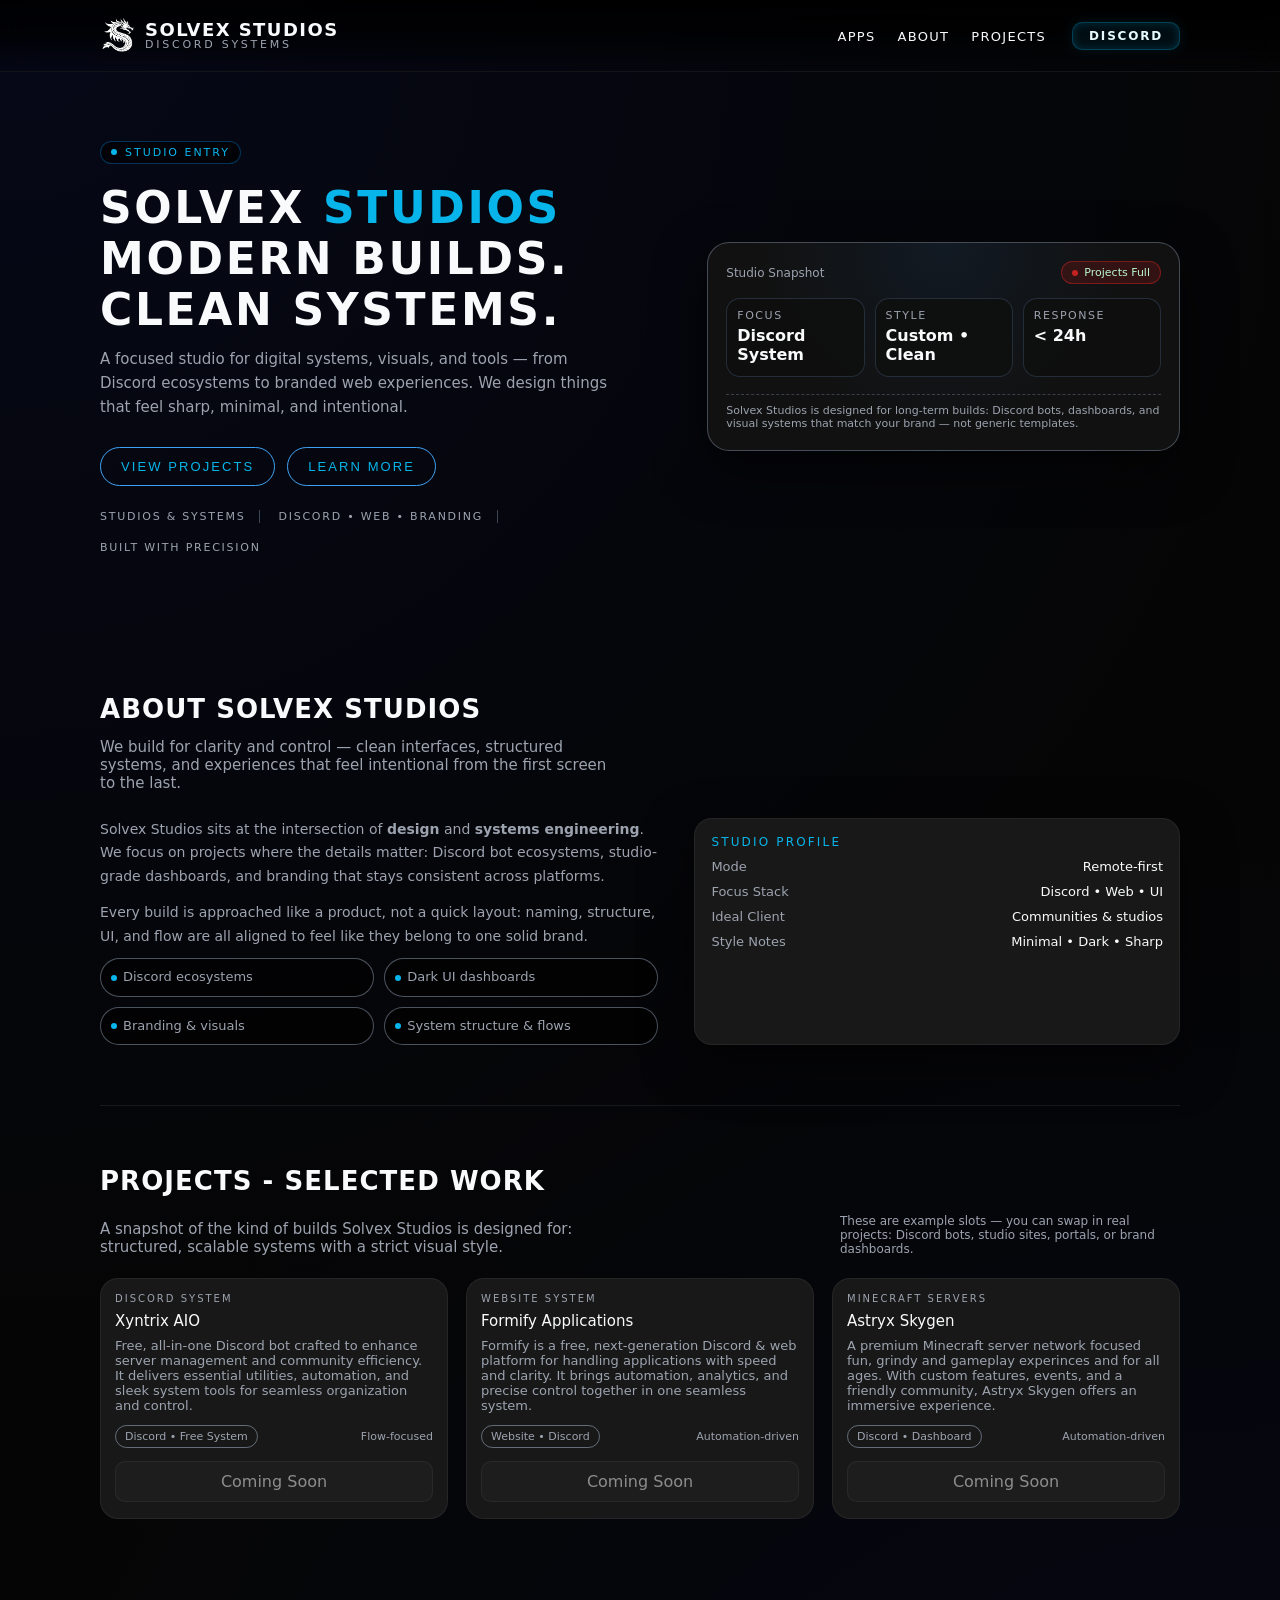
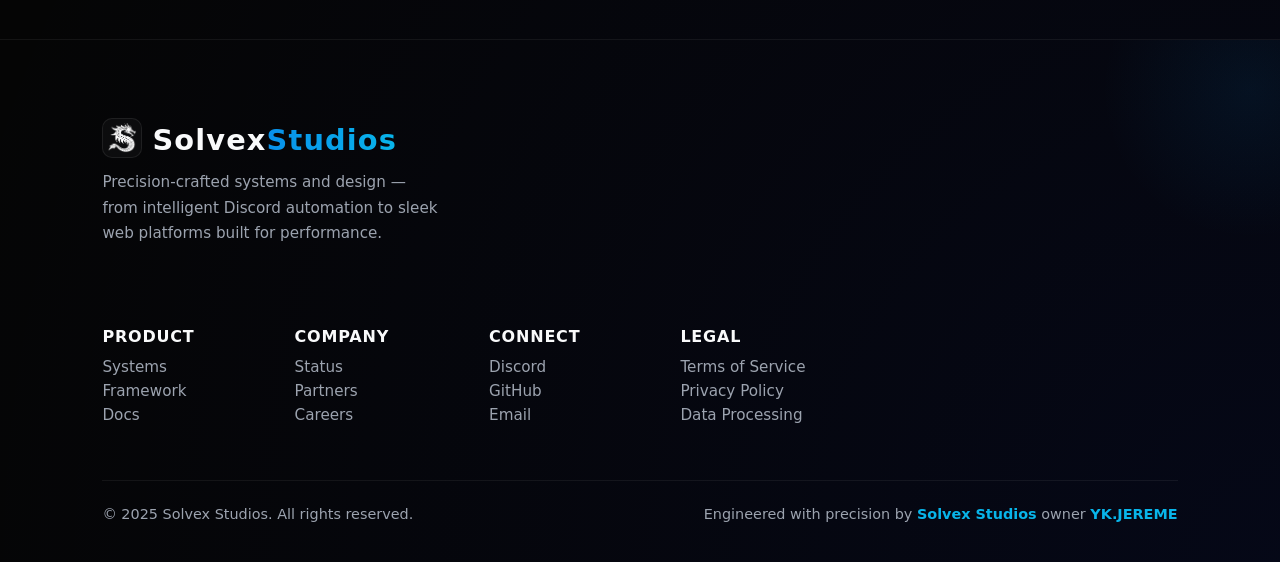
<file: index.html>
<!DOCTYPE html>
<html lang="en">

<head>
    <meta charset="UTF-8" />
    <title>Solvex Studios</title>
    <meta name="viewport" content="width=device-width, initial-scale=1" />
    <meta name="description" content="Solvex Studios builds tailored digital systems designed for precision and style.
From custom Discord bots and interactive dashboards to modern web experiences," />
    <link rel="icon" type="image/png" href="S.png" />
    <link rel="apple-touch-icon" href="S.png" />
    <link rel="shortcut icon" href="S.png" />
    <meta name="theme-color" content="#3aa0ff" />

    <style>
        :root {
            --bg: #050505;
            --bg-alt: #111111;
            --card: #181818;
            --accent: #0890ea;
            --accent-soft: #08b5ea;
            --text: #f9fafb;
            --muted: #9ca3af;
            --border-subtle: rgba(255, 255, 255, 0.06);
            --radius: 16px;
            --shadow-soft: 0 18px 50px rgba(0, 0, 0, 0.6);
            --transition: all 0.25s ease;
            --nav-height: 72px;
        }

        * {
            box-sizing: border-box;
            margin: 0;
            padding: 0;
        }

        body {
            font-family: system-ui, -apple-system, BlinkMacSystemFont, "Segoe UI",
                sans-serif;
            background: radial-gradient(circle at top left,
                    rgba(8, 42, 234, 0.08),
                    transparent 55%),
                radial-gradient(circle at bottom right,
                    rgba(8, 42, 234, 0.08),
                    transparent 55%),
                var(--bg);
            color: var(--text);
            min-height: 100vh;
            scroll-behavior: smooth;
        }

        a {
            color: inherit;
            text-decoration: none;
        }

        header {
            position: fixed;
            top: 0;
            left: 0;
            right: 0;
            height: var(--nav-height);
            z-index: 50;
            backdrop-filter: blur(14px);
            background: linear-gradient(to bottom,
                    rgba(0, 0, 0, 0.9),
                    rgba(0, 0, 0, 0.7),
                    transparent);
            border-bottom: 1px solid rgba(148, 163, 184, 0.12);
        }

        .nav-inner {
            max-width: 1120px;
            height: 100%;
            margin: 0 auto;
            padding: 0 20px;
            display: flex;
            align-items: center;
            justify-content: space-between;
            gap: 18px;
        }

        .brand {
            display: flex;
            align-items: center;
            gap: 10px;
        }

        .brand-mark {
            width: 35px;
            height: 35px;
            border-radius: 12px;
            display: flex;
            align-items: center;
            justify-content: center;
            overflow: hidden;
        }

        .brand-mark img {
            width: 35px;
            height: 35px;
            object-fit: contain;
        }

        .brand-text {
            display: flex;
            flex-direction: column;
            line-height: 1.1;
        }

        .brand-title {
            font-weight: 600;
            font-size: 18px;
            letter-spacing: 0.08em;
            text-transform: uppercase;
        }

        .brand-sub {
            font-size: 11px;
            text-transform: uppercase;
            letter-spacing: 0.25em;
            color: var(--muted);
        }

        nav {
            margin-left: auto;
            display: flex;
            align-items: center;
            gap: 26px;
        }

        nav ul {
            display: flex;
            gap: 22px;
            list-style: none;
        }

        nav a {
            position: relative;
            font-size: 13px;
            font-weight: 500;
            text-transform: uppercase;
            letter-spacing: 0.1em;
            padding: 3px 0;
            color: var(--text);
            transition: color 0.2s ease;
        }

        nav a:not(.nav-cta)::after {
            content: "";
            position: absolute;
            left: 0;
            bottom: -3px;
            width: 0;
            height: 2px;
            background: linear-gradient(90deg, var(--accent), var(--accent-soft));
            transition: width 0.25s ease;
        }

        nav a:not(.nav-cta):hover::after {
            width: 100%;
        }

        .nav-cta {
            display: inline-block;
            padding: 6px 16px;
            border-radius: 10px;
            font-size: 12px;
            letter-spacing: 0.15em;
            text-transform: uppercase;
            font-weight: 600;
            color: #e6faff;
            background: rgba(8, 181, 234, 0.08);
            border: 1px solid rgba(8, 181, 234, 0.3);
            backdrop-filter: blur(10px);
            -webkit-backdrop-filter: blur(10px);
            box-shadow: inset 0 0 8px rgba(8, 181, 234, 0.2),
                0 0 12px rgba(8, 181, 234, 0.1);
            transition: all 0.3s ease;
            text-decoration: none;
        }

        .nav-cta:hover,
        .nav-cta:focus,
        .nav-cta:active {
            background: rgba(8, 181, 234, 0.2);
            border-color: rgba(8, 181, 234, 0.6);
            color: #fff;
            transform: translateY(-1px) scale(1.03);
            text-decoration: none;
        }

        main {
            max-width: 1120px;
            margin: 0 auto;
            padding: calc(var(--nav-height) + 28px) 20px 60px;
        }

        section {
            padding: 60px 0;
            border-bottom: 1px solid rgba(148, 163, 184, 0.12);
        }

        section:last-of-type {
            border-bottom: none;
        }

        .section-label {
            font-size: 11px;
            letter-spacing: 0.3em;
            text-transform: uppercase;
            color: var(--muted);
            margin-bottom: 10px;
        }

        .section-title {
            font-size: 26px;
            font-weight: 600;
            letter-spacing: 0.04em;
            text-transform: uppercase;
            margin-bottom: 14px;
        }

        .section-lead {
            max-width: 520px;
            font-size: 15px;
            color: var(--muted);
        }


        #home {
            padding-top: 40px;
            padding-bottom: 80px;
            border: none;
        }

        .hero-grid {
            display: grid;
            grid-template-columns: minmax(0, 1.2fr) minmax(0, 1fr);
            gap: 40px;
            align-items: center;
        }

        .hero-kicker {
            display: inline-flex;
            align-items: center;
            gap: 8px;
            padding: 4px 10px;
            border-radius: 999px;
            border: 1px solid rgba(8, 144, 234, 0.35);
            font-size: 11px;
            text-transform: uppercase;
            letter-spacing: 0.18em;
            color: var(--accent-soft);
            margin-bottom: 18px;
            background: rgba(0, 0, 0, 0.6);
        }

        .hero-kicker-dot {
            width: 6px;
            height: 6px;
            border-radius: 999px;
            background: var(--accent-soft);
        }

        .hero-title {
            font-size: clamp(32px, 5vw, 44px);
            font-weight: 600;
            letter-spacing: 0.06em;
            text-transform: uppercase;
            margin-bottom: 12px;
        }

        .hero-title span {
            color: var(--accent-soft);
        }

        .hero-sub {
            font-size: 15px;
            color: var(--muted);
            max-width: 520px;
            margin-bottom: 28px;
            line-height: 1.6;
        }

        .hero-actions {
            display: flex;
            flex-wrap: wrap;
            gap: 12px;
            margin-bottom: 24px;
        }

        .btn {
            border-radius: 999px;
            padding: 11px 20px;
            font-size: 13px;
            border: 1px solid transparent;
            cursor: pointer;
            transition: var(--transition);
            text-transform: uppercase;
            letter-spacing: 0.16em;
            display: inline-flex;
            align-items: center;
            gap: 8px;
        }

        .btn-primary {
            background: linear-gradient(135deg,
                    rgba(21, 147, 250, 0.95),
                    rgba(8, 132, 234, 0.9));
            color: #111827;
            border-color: rgba(21, 120, 250, 0.9);
        }

        .btn-primary:hover {
            transform: translateY(-1px);
            filter: brightness(1.02);
        }

        .btn-ghost {
            background: transparent;
            color: var(--accent-soft);
            border-color: rgba(66, 170, 255, 0.95);
        }

        .btn-ghost:hover {
            border-color: rgba(172, 218, 255, 0.95);
            background: transparent;
        }

        .hero-meta {
            display: flex;
            flex-wrap: wrap;
            gap: 18px;
            font-size: 11px;
            color: var(--muted);
            text-transform: uppercase;
            letter-spacing: 0.16em;
        }

        .hero-meta span {
            padding-right: 14px;
            border-right: 1px solid rgba(75, 85, 99, 0.8);
        }

        .hero-meta span:last-child {
            border-right: none;
            padding-right: 0;
        }

        .hero-panel {
            border-radius: 22px;
            background: radial-gradient(circle at top,
                    rgba(21, 128, 250, 0.08),
                    transparent 60%),
                var(--bg-alt);
            border: 1px solid rgba(148, 163, 184, 0.4);
            padding: 18px 18px 20px;
            box-shadow: var(--shadow-soft);
            display: flex;
            flex-direction: column;
            gap: 14px;
        }

        .hero-panel-header {
            display: flex;
            justify-content: space-between;
            align-items: center;
            font-size: 12px;
            color: var(--muted);
        }

        .hero-status-pill {
            padding: 4px 10px;
            border-radius: 999px;
            border: 1px solid rgba(197, 34, 34, 0.5);
            color: #bbf7d0;
            font-size: 11px;
            display: inline-flex;
            align-items: center;
            gap: 6px;
            background: rgba(101, 22, 22, 0.4);
        }

        .hero-status-dot {
            width: 6px;
            height: 6px;
            border-radius: 999px;
            background: #c52222;
        }

        .hero-stat-grid {
            display: grid;
            grid-template-columns: repeat(3, minmax(0, 1fr));
            gap: 10px;
            font-size: 11px;
        }

        .hero-stat {
            padding: 10px 10px 12px;
            border-radius: 14px;
            background: rgba(15, 15, 15, 0.95);
            border: 1px solid rgba(51, 65, 85, 0.6);
        }

        .hero-stat-label {
            color: var(--muted);
            margin-bottom: 4px;
            text-transform: uppercase;
            letter-spacing: 0.14em;
        }

        .hero-stat-value {
            font-size: 16px;
            font-weight: 600;
        }

        .hero-note {
            font-size: 11px;
            color: var(--muted);
            border-top: 1px dashed rgba(75, 85, 99, 0.7);
            padding-top: 9px;
            margin-top: 3px;
        }

        .about-grid {
            display: grid;
            grid-template-columns: minmax(0, 1.15fr) minmax(0, 1fr);
            gap: 36px;
            margin-top: 26px;
        }

        .about-body {
            font-size: 14px;
            color: var(--muted);
            line-height: 1.7;
        }

        .about-body p+p {
            margin-top: 12px;
        }

        .about-list {
            display: grid;
            grid-template-columns: repeat(2, minmax(0, 1fr));
            gap: 10px;
            font-size: 13px;
            margin-top: 10px;
        }

        .about-chip {
            padding: 7px 10px;
            border-radius: 999px;
            border: 1px solid rgba(148, 163, 184, 0.5);
            color: var(--muted);
            display: inline-flex;
            align-items: center;
            gap: 6px;
            background: rgba(0, 0, 0, 0.6);
        }

        .about-chip-dot {
            width: 6px;
            height: 6px;
            border-radius: 999px;
            background: var(--accent-soft);
        }

        .about-meta-card {
            border-radius: 18px;
            padding: 16px 16px 18px;
            background: var(--card);
            border: 1px solid var(--border-subtle);
            box-shadow: var(--shadow-soft);
            font-size: 13px;
            color: var(--muted);
            display: flex;
            flex-direction: column;
            gap: 10px;
        }

        .about-meta-title {
            font-size: 12px;
            text-transform: uppercase;
            letter-spacing: 0.18em;
            color: var(--accent-soft);
        }

        .about-meta-row {
            display: flex;
            justify-content: space-between;
            gap: 10px;
        }

        .about-meta-label {
            color: var(--muted);
        }

        .about-meta-value {
            color: var(--text);
            font-weight: 500;
        }


        .projects-header {
            display: flex;
            justify-content: space-between;
            align-items: flex-end;
            gap: 18px;
            margin-top: 18px;
            margin-bottom: 22px;
            flex-wrap: wrap;
        }

        .projects-note {
            font-size: 12px;
            color: var(--muted);
            max-width: 340px;
        }

        .project-grid {
            display: grid;
            grid-template-columns: repeat(3, minmax(0, 1fr));
            gap: 18px;
        }

        .project-card {
            border-radius: 18px;
            background: var(--card);
            border: 1px solid var(--border-subtle);
            padding: 14px 14px 16px;
            display: flex;
            flex-direction: column;
            gap: 8px;
            transition: var(--transition);
            cursor: default;
        }

        .project-card:hover {
            transform: translateY(-3px);
            border-color: rgba(8, 98, 234, 0.7);
        }

        .project-btn {
            display: inline-block;
            margin-top: 5px;
            padding: 10px 18px;
            background: rgba(255, 255, 255, 0.05);
            border: 1px solid rgba(255, 255, 255, 0.1);
            color: #fff;
            border-radius: 10px;
            font-weight: 500;
            text-decoration: none;
            text-align: center;
            transition: all 0.25s ease;
        }

        .project-btn:hover {
            background: rgba(58, 160, 255, 0.2);
            border-color: rgba(58, 160, 255, 0.4);
            transform: translateY(-2px);
        }

        .project-btn.disabled {
            opacity: 0.5;
            cursor: not-allowed;
            pointer-events: none;
        }

        .project-tag {
            font-size: 10px;
            text-transform: uppercase;
            letter-spacing: 0.2em;
            color: var(--muted);
        }

        .project-title {
            font-size: 15px;
            font-weight: 500;
        }

        .project-desc {
            font-size: 13px;
            color: var(--muted);
            flex: 1;
        }

        .project-meta-row {
            display: flex;
            justify-content: space-between;
            align-items: center;
            font-size: 11px;
            color: var(--muted);
            margin-top: 4px;
        }

        .project-pill {
            padding: 4px 9px;
            border-radius: 999px;
            border: 1px solid rgba(148, 163, 184, 0.6);
        }

        .contact-grid {
            display: grid;
            grid-template-columns: minmax(0, 1.1fr) minmax(0, 1fr);
            gap: 34px;
            margin-top: 24px;
        }

        .contact-form {
            border-radius: 18px;
            padding: 18px 18px 20px;
            background: var(--card);
            border: 1px solid var(--border-subtle);
            box-shadow: var(--shadow-soft);
        }

        .form-row {
            display: flex;
            gap: 10px;
            flex-wrap: wrap;
        }

        .field {
            margin-bottom: 12px;
            flex: 1;
            min-width: 140px;
        }

        .field label {
            display: block;
            font-size: 12px;
            color: var(--muted);
            margin-bottom: 4px;
        }

        .field input,
        .field textarea {
            width: 100%;
            border-radius: 12px;
            border: 1px solid rgba(75, 85, 99, 0.9);
            background: #020617;
            color: var(--text);
            padding: 9px 10px;
            font-size: 13px;
            outline: none;
            transition: var(--transition);
            resize: vertical;
        }

        .field input:focus,
        .field textarea:focus {
            border-color: var(--accent-soft);
        }

        .field textarea {
            min-height: 120px;
        }

        .contact-aside {
            font-size: 13px;
            color: var(--muted);
            display: flex;
            flex-direction: column;
            gap: 14px;
        }

        .contact-detail {
            font-size: 13px;
        }

        .contact-label {
            text-transform: uppercase;
            letter-spacing: 0.18em;
            font-size: 11px;
            color: var(--muted);
        }

        .contact-value {
            font-size: 13px;
            color: var(--text);
            margin-top: 4px;
        }

        footer {
            border-top: 1px solid var(--border-subtle);
            color: var(--muted);
            padding: 80px 8% 40px;
            position: relative;
            overflow: hidden;
        }

        footer::before {
            content: "";
            position: absolute;
            top: -100px;
            right: -120px;
            width: 300px;
            height: 300px;
            background: radial-gradient(circle at center, rgba(8, 144, 234, 0.08), transparent 70%);
            z-index: 0;
            pointer-events: none;
        }

        .footer-container {
            display: flex;
            justify-content: space-between;
            align-items: flex-start;
            flex-wrap: wrap;
            gap: 80px;
            margin-bottom: 50px;
            position: relative;
            z-index: 1;
        }

        .footer-brand {
            max-width: 380px;
            position: relative;
            z-index: 2;
        }

        .footer-logo-inline {
            width: 40px;
            height: 40px;
            object-fit: contain;
            border-radius: 10px;
            background: rgba(255, 255, 255, 0.03);
            border: 1px solid rgba(255, 255, 255, 0.08);
            padding: 4px;
            margin-right: 10px;
            vertical-align: middle;
            transform: translateY(-2px);
            transition: transform 0.3s ease, border-color 0.3s ease, background 0.3s ease;
        }

        .footer-logo-inline:hover {
            transform: translateY(-2px) scale(1.05);
            border-color: rgba(8, 144, 234, 0.25);
            background: rgba(8, 144, 234, 0.08);
        }

        .footer-brand h3 {
            display: flex;
            align-items: center;
            font-size: 1.8rem;
            font-weight: 700;
            letter-spacing: 0.04em;
            color: var(--text);
            margin-bottom: 8px;
        }

        .footer-brand h3 span {
            background: linear-gradient(90deg, var(--accent), var(--accent-soft));
            -webkit-background-clip: text;
            -webkit-text-fill-color: transparent;
        }

        .footer-brand p {
            max-width: 340px;
            color: var(--muted);
            font-size: 0.95rem;
            margin-top: 10px;
            line-height: 1.7;
        }

        .footer-links {
            display: flex;
            gap: 100px;
            flex-wrap: wrap;
        }

        .footer-links h4 {
            color: var(--text);
            font-weight: 600;
            margin-bottom: 12px;
            font-size: 1rem;
            letter-spacing: 0.05em;
            text-transform: uppercase;
        }

        .footer-links a {
            display: block;
            color: var(--muted);
            font-size: 0.95rem;
            text-decoration: none;
            margin: 6px 0;
            transition: color 0.25s ease;
            position: relative;
        }

        .footer-links a::after {
            content: "";
            position: absolute;
            left: 0;
            bottom: -2px;
            width: 0%;
            height: 1px;
            background: linear-gradient(90deg, var(--accent), var(--accent-soft));
            transition: width 0.3s ease;
        }

        .footer-links a:hover {
            color: var(--accent-soft);
        }

        .footer-links a:hover::after {
            width: 100%;
        }

        .footer-bottom {
            border-top: 1px solid rgba(255, 255, 255, 0.06);
            display: flex;
            justify-content: space-between;
            align-items: center;
            flex-wrap: wrap;
            padding-top: 25px;
            font-size: 0.9rem;
            color: var(--muted);
            gap: 10px;
            position: relative;
            z-index: 1;
        }

        .footer-bottom span {
            color: var(--text);
            font-weight: 600;
        }

        .footer-bottom a {
            color: var(--accent-soft);
            font-weight: 600;
            text-decoration: none;
            transition: color 0.3s ease;
        }

        .footer-bottom a:hover {
            color: var(--text);
        }

        @media (max-width: 900px) {
            .footer-container {
                flex-direction: column;
                align-items: flex-start;
                gap: 50px;
            }

            .footer-links {
                gap: 60px;
            }
        }

        @media (max-width: 640px) {

            .footer-container,
            .footer-bottom {
                text-align: center;
                align-items: center;
                justify-content: center;
            }

            .footer-links {
                flex-direction: column;
                gap: 40px;
            }

            .footer-brand h3 {
                justify-content: center;
            }

            .footer-brand p {
                text-align: center;
                margin: 0 auto;
            }
        }

        @media (max-width: 640px) {
            .footer-inner {
                text-align: center;
            }

            .social-icons {
                justify-content: center;
            }
        }

        .reveal {
            opacity: 0;
            transform: translateY(12px);
            transition: opacity 0.5s ease, transform 0.5s ease;
        }

        .reveal.show {
            opacity: 1;
            transform: translateY(0);
        }

        ::-webkit-scrollbar {
            display: none;
        }

        @media (max-width: 900px) {

            .hero-grid,
            .about-grid,
            .project-grid,
            .contact-grid {
                grid-template-columns: minmax(0, 1fr);
            }

            .hero-panel {
                order: -1;
            }

            .project-grid {
                grid-template-columns: repeat(2, minmax(0, 1fr));
            }
        }

        @media (max-width: 640px) {
            nav ul {
                display: none;
            }

            .project-grid {
                grid-template-columns: minmax(0, 1fr);
            }

            main {
                padding-top: calc(var(--nav-height) + 16px);
            }

            #home {
                padding-top: 24px;
                padding-bottom: 60px;
            }
        }
    </style>
</head>

<body>
    <header>
        <div class="nav-inner">
            <div class="brand">
                <div class="brand-mark">
                    <img src="/S.png" alt="Logo">
                </div>
                <div class="brand-text">
                    <div class="brand-title">Solvex Studios</div>
                    <div class="brand-sub">Discord Systems</div>
                </div>
            </div>

            <nav>
                <ul>
                    <li><a href="https://solvexs.xyz/apps">Apps</a></li>
                    <li><a href="#about">About</a></li>
                    <li><a href="#projects">Projects</a></li>
                </ul>

                <a href="https://discord.gg/FpXhZxRj" class="nav-cta">Discord</a>
            </nav>
        </div>
    </header>

    <main>
        <section id="home" class="reveal">
            <div class="hero-grid">
                <div>
                    <div class="hero-kicker">
                        <span class="hero-kicker-dot"></span>
                        <span>Studio Entry</span>
                    </div>
                    <h1 class="hero-title">
                        Solvex <span>Studios</span><br />
                        Modern builds. Clean systems.
                    </h1>
                    <p class="hero-sub">
                        A focused studio for digital systems, visuals, and tools — from
                        Discord ecosystems to branded web experiences. We design
                        things that feel sharp, minimal, and intentional.
                    </p>

                    <div class="hero-actions">
                        <button class="btn btn-ghost" data-scroll="#projects">
                            View Projects
                        </button>
                        <button class="btn btn-ghost" data-scroll="#about">
                            Learn More
                        </button>
                    </div>

                    <div class="hero-meta">
                        <span>Studios &amp; Systems</span>
                        <span>Discord • Web • Branding</span>
                        <span>Built with precision</span>
                    </div>
                </div>

                <aside class="hero-panel">
                    <div class="hero-panel-header">
                        <span>Studio Snapshot</span>
                        <span class="hero-status-pill">
                            <span class="hero-status-dot"></span>
                            Projects Full
                        </span>
                    </div>

                    <div class="hero-stat-grid">
                        <div class="hero-stat">
                            <div class="hero-stat-label">Focus</div>
                            <div class="hero-stat-value">Discord System</div>
                        </div>
                        <div class="hero-stat">
                            <div class="hero-stat-label">Style</div>
                            <div class="hero-stat-value">Custom • Clean</div>
                        </div>
                        <div class="hero-stat">
                            <div class="hero-stat-label">Response</div>
                            <div class="hero-stat-value">&lt; 24h</div>
                        </div>
                    </div>

                    <p class="hero-note">
                        Solvex Studios is designed for long-term builds:
                        Discord bots, dashboards, and visual systems that match
                        your brand — not generic templates.
                    </p>
                </aside>
            </div>
        </section>

        <section id="about" class="reveal">
            <div class="section-title">About Solvex Studios</div>
            <p class="section-lead">
                We build for clarity and control — clean interfaces, structured
                systems, and experiences that feel intentional from the first
                screen to the last.
            </p>

            <div class="about-grid">
                <div class="about-body">
                    <p>
                        Solvex Studios sits at the intersection of <strong>design</strong>
                        and <strong>systems engineering</strong>. We focus on projects
                        where the details matter: Discord bot ecosystems, studio-grade
                        dashboards, and branding that stays consistent across
                        platforms.
                    </p>
                    <p>
                        Every build is approached like a product, not a quick layout:
                        naming, structure, UI, and flow are all aligned to feel like
                        they belong to one solid brand.
                    </p>

                    <div class="about-list">
                        <div class="about-chip">
                            <span class="about-chip-dot"></span>
                            Discord ecosystems
                        </div>
                        <div class="about-chip">
                            <span class="about-chip-dot"></span>
                            Dark UI dashboards
                        </div>
                        <div class="about-chip">
                            <span class="about-chip-dot"></span>
                            Branding &amp; visuals
                        </div>
                        <div class="about-chip">
                            <span class="about-chip-dot"></span>
                            System structure &amp; flows
                        </div>
                    </div>
                </div>

                <aside class="about-meta-card">
                    <div class="about-meta-title">Studio Profile</div>
                    <div class="about-meta-row">
                        <div class="about-meta-label">Mode</div>
                        <div class="about-meta-value">Remote-first</div>
                    </div>
                    <div class="about-meta-row">
                        <div class="about-meta-label">Focus Stack</div>
                        <div class="about-meta-value">Discord • Web • UI</div>
                    </div>
                    <div class="about-meta-row">
                        <div class="about-meta-label">Ideal Client</div>
                        <div class="about-meta-value">Communities &amp; studios</div>
                    </div>
                    <div class="about-meta-row">
                        <div class="about-meta-label">Style Notes</div>
                        <div class="about-meta-value">Minimal • Dark • Sharp</div>
                    </div>
                </aside>
            </div>
        </section>

        <section id="projects" class="reveal">
            <div class="section-title">Projects - Selected Work</div>

            <div class="projects-header">
                <p class="section-lead">
                    A snapshot of the kind of builds Solvex Studios is designed for:
                    structured, scalable systems with a strict visual style.
                </p>
                <p class="projects-note">
                    These are example slots — you can swap in real projects:
                    Discord bots, studio sites, portals, or brand dashboards.
                </p>
            </div>

            <div class="project-grid">
                <article class="project-card">
                    <div class="project-tag">Discord System</div>
                    <div class="project-title">Xyntrix AIO</div>
                    <p class="project-desc">
                        Free, all-in-one Discord bot crafted to enhance server management and community efficiency.
                        It delivers essential utilities, automation, and sleek system tools for seamless organization
                        and control.
                    </p>
                    <div class="project-meta-row">
                        <span class="project-pill">Discord • Free System</span>
                        <span>Flow-focused</span>
                    </div>

                    <a href="#" class="project-btn disabled">Coming Soon</a>
                </article>

                <article class="project-card">
                    <div class="project-tag">Website System</div>
                    <div class="project-title">Formify Applications</div>
                    <p class="project-desc">
                        Formify is a free, next-generation Discord & web platform for handling applications with speed
                        and clarity.
                        It brings automation, analytics, and precise control together in one seamless system.
                    </p>
                    <div class="project-meta-row">
                        <span class="project-pill">Website • Discord</span>
                        <span>Automation-driven</span>
                    </div>

                    <a href="#" class="project-btn disabled">Coming Soon</a>
                </article>
                <article class="project-card">
                    <div class="project-tag">Minecraft Servers</div>
                    <div class="project-title">Astryx Skygen</div>
                    <p class="project-desc">
                        A premium Minecraft server network focused fun, grindy and gameplay experinces and for all ages.
                        With custom features, events, and a friendly community, Astryx Skygen offers an immersive experience.
                    </p>
                    <div class="project-meta-row">
                        <span class="project-pill">Discord • Dashboard</span>
                        <span>Automation-driven</span>
                    </div>

                    <a href="#" class="project-btn disabled">Coming Soon</a>
                </article>
            </div>
        </section>
    </main>

    <footer>
        <div class="footer-container">
            <div class="footer-brand">
                <h3>
                    <img src="/S.png" alt="Solvex Studios Logo" class="footer-logo-inline" />
                    Solvex <span>Studios</span>
                </h3>
                <p>
                    Precision-crafted systems and design — from intelligent Discord automation
                    to sleek web platforms built for performance.
                </p>
            </div>

            <div class="footer-links">
                <div>
                    <h4>Product</h4>
                    <a href="#systems">Systems</a>
                    <a href="#vision">Framework</a>
                    <a href="https://solvexs.xyz/docs">Docs</a>
                </div>

                <div>
                    <h4>Company</h4>
                    <a href="https://solvexs.xyz/status">Status</a>
                    <a href="https://solvexs.xyz/partners">Partners</a>
                    <a href="https://solvexs.xyz/careers">Careers</a>
                </div>

                <div>
                    <h4>Connect</h4>
                    <a href="https://discord.gg/FpXhZxRj">Discord</a>
                    <a href="#">GitHub</a>
                    <a href="mailto:contact@solvexs.xyz">Email</a>
                </div>

                <div>
                    <h4>Legal</h4>
                    <a href="https://solvexs.xyz/tos">Terms of Service</a>
                    <a href="https://solvexs.xyz/privacy">Privacy Policy</a>
                    <a href="https://solvexs.xyz/dpa">Data Processing</a>
                </div>
            </div>
        </div>

        <div class="footer-bottom">
            <p>© 2025 Solvex Studios. All rights reserved.</p>
            <p>Engineered with precision by
                <a href="https://solvexs.xyz" target="_blank" class="link">Solvex Studios</a>
                owner
                <a href="https://discord.gg/FpXhZxRj" target="_blank" class="link">YK.JEREME</a>
            </p>

        </div>
    </footer>

    <script>
        document.getElementById("year").textContent = new Date().getFullYear();
    </script>

    <script>
        document.querySelectorAll("[data-scroll]").forEach((el) => {
            el.addEventListener("click", (e) => {
                const target = el.getAttribute("data-scroll");
                const section = document.querySelector(target);
                if (!section) return;
                e.preventDefault();
                section.scrollIntoView({ behavior: "smooth", block: "start" });
            });
        });

        const observer = new IntersectionObserver(
            (entries) => {
                entries.forEach((entry) => {
                    if (entry.isIntersecting) {
                        entry.target.classList.add("show");
                    }
                });
            },
            { threshold: 0.12 }
        );

        document.querySelectorAll(".reveal").forEach((el) => observer.observe(el));

        document.getElementById("year").textContent =
            new Date().getFullYear();

        function handleFormSubmit(e) {
            e.preventDefault();
            alert(
                "Form captured locally.\nIn production, send this to your backend, Discord webhook, or email handler."
            );
            e.target.reset();
        }
    </script>
</body>

</html>
</file>
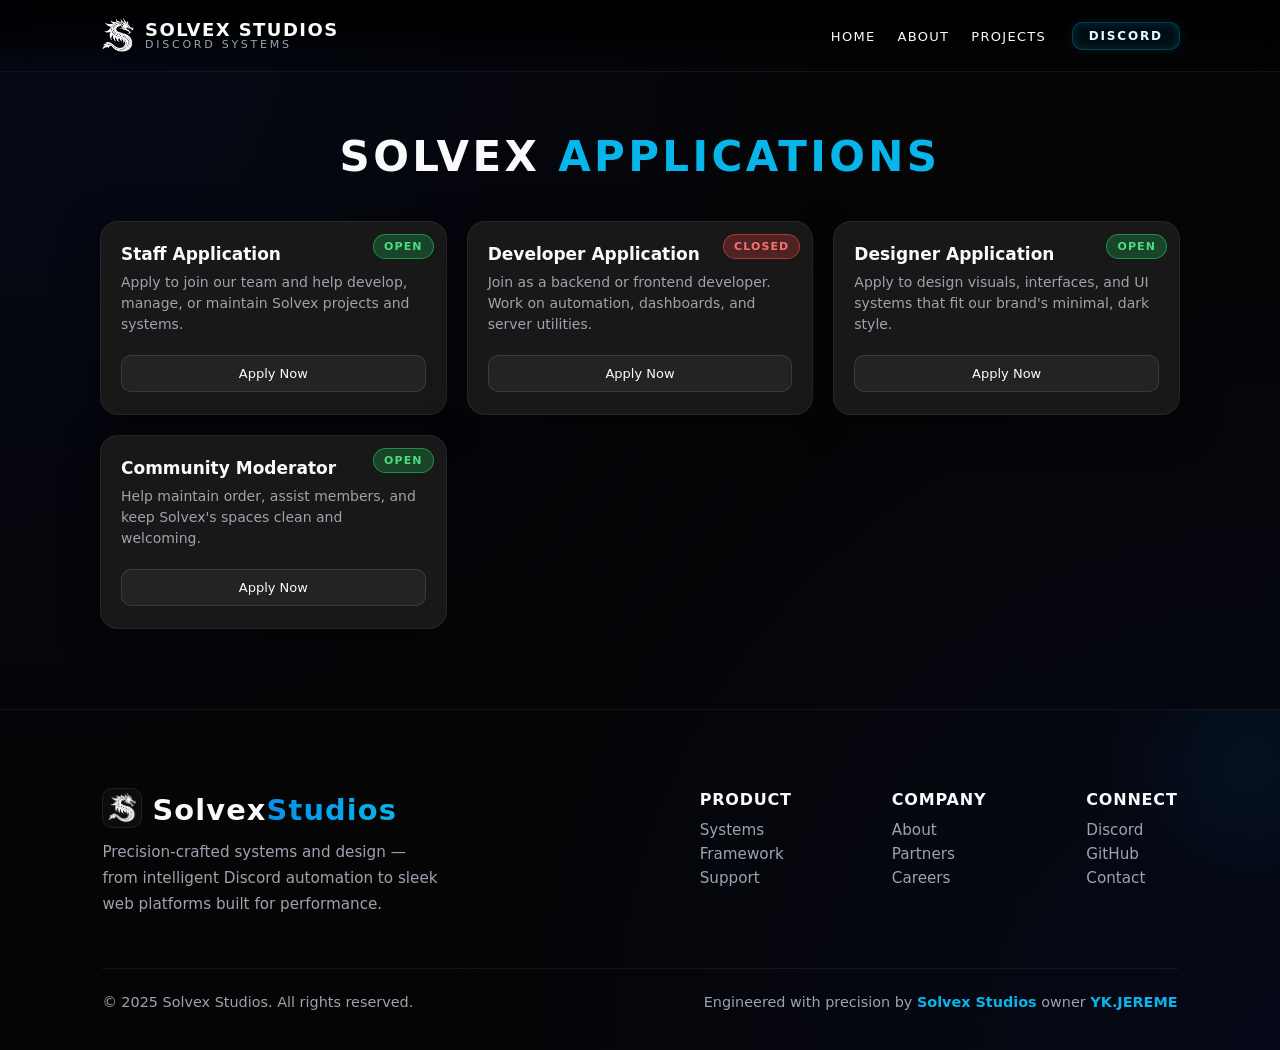
<file: apps.html>
<!DOCTYPE html>
<html lang="en">

<head>
    <meta charset="UTF-8" />
    <meta name="viewport" content="width=device-width, initial-scale=1" />
    <title>Solvex Studios — Applications</title>
            <meta name="description" content="Solvex Studios Applications is for users to apply for various roles and opportunities within our studio." />
    <link rel="icon" type="image/png" href="S.png" />
    <link rel="apple-touch-icon" href="S.png" />
    <link rel="shortcut icon" href="S.png" />
    <meta name="theme-color" content="#3aa0ff" />
    <style>
        :root {
            --bg: #050505;
            --bg-alt: #111111;
            --card: #181818;
            --accent: #0890ea;
            --accent-soft: #08b5ea;
            --text: #f9fafb;
            --muted: #9ca3af;
            --border-subtle: rgba(255, 255, 255, 0.06);
            --radius: 18px;
            --transition: all 0.25s ease;
            --shadow-soft: 0 18px 50px rgba(0, 0, 0, 0.6);
            --nav-height: 72px;
        }

        * {
            box-sizing: border-box;
            margin: 0;
            padding: 0;
        }

        body {
            font-family: system-ui, -apple-system, "Segoe UI", sans-serif;
            background: radial-gradient(circle at top left,
                    rgba(8, 42, 234, 0.08),
                    transparent 55%),
                radial-gradient(circle at bottom right,
                    rgba(8, 42, 234, 0.08),
                    transparent 55%),
                var(--bg);
            color: var(--text);
            min-height: 100vh;
            scroll-behavior: smooth;
        }

        a {
            color: inherit;
            text-decoration: none;
        }

        header {
            position: fixed;
            top: 0;
            left: 0;
            right: 0;
            height: var(--nav-height);
            z-index: 50;
            backdrop-filter: blur(14px);
            background: linear-gradient(to bottom,
                    rgba(0, 0, 0, 0.9),
                    rgba(0, 0, 0, 0.7),
                    transparent);
            border-bottom: 1px solid rgba(148, 163, 184, 0.12);
        }

        .nav-inner {
            max-width: 1120px;
            height: 100%;
            margin: 0 auto;
            padding: 0 20px;
            display: flex;
            align-items: center;
            justify-content: space-between;
            gap: 18px;
        }

        .brand {
            display: flex;
            align-items: center;
            gap: 10px;
        }

        .brand-mark {
            width: 35px;
            height: 35px;
            border-radius: 12px;
            display: flex;
            align-items: center;
            justify-content: center;
            overflow: hidden;
        }

        .brand-mark img {
            width: 35px;
            height: 35px;
            object-fit: contain;
        }

        .brand-text {
            display: flex;
            flex-direction: column;
            line-height: 1.1;
        }

        .brand-title {
            font-weight: 600;
            font-size: 18px;
            letter-spacing: 0.08em;
            text-transform: uppercase;
        }

        .brand-sub {
            font-size: 11px;
            text-transform: uppercase;
            letter-spacing: 0.25em;
            color: var(--muted);
        }

        nav {
            margin-left: auto;
            display: flex;
            align-items: center;
            gap: 26px;
        }

        nav ul {
            display: flex;
            gap: 22px;
            list-style: none;
        }

        nav a {
            position: relative;
            font-size: 13px;
            font-weight: 500;
            text-transform: uppercase;
            letter-spacing: 0.1em;
            padding: 3px 0;
            color: var(--text);
            transition: color 0.2s ease;
        }

        nav a:not(.nav-cta)::after {
            content: "";
            position: absolute;
            left: 0;
            bottom: -3px;
            width: 0;
            height: 2px;
            background: linear-gradient(90deg, var(--accent), var(--accent-soft));
            transition: width 0.25s ease;
        }

        nav a:not(.nav-cta):hover::after {
            width: 100%;
        }

        .nav-cta {
            display: inline-block;
            padding: 6px 16px;
            border-radius: 10px;
            font-size: 12px;
            letter-spacing: 0.15em;
            text-transform: uppercase;
            font-weight: 600;
            color: #e6faff;
            background: rgba(8, 181, 234, 0.08);
            border: 1px solid rgba(8, 181, 234, 0.3);
            backdrop-filter: blur(10px);
            -webkit-backdrop-filter: blur(10px);
            box-shadow: inset 0 0 8px rgba(8, 181, 234, 0.2),
                0 0 12px rgba(8, 181, 234, 0.1);
            transition: all 0.3s ease;
            text-decoration: none;
        }

        .nav-cta:hover,
        .nav-cta:focus,
        .nav-cta:active {
            background: rgba(8, 181, 234, 0.2);
            border-color: rgba(8, 181, 234, 0.6);
            color: #fff;
            transform: translateY(-1px) scale(1.03);
            text-decoration: none;
        }

        main {
            max-width: 1120px;
            margin: 0 auto;
            padding: calc(var(--nav-height) + 60px) 20px 80px;
            text-align: center;
        }

        h1 {
            font-size: clamp(28px, 5vw, 42px);
            text-transform: uppercase;
            letter-spacing: 0.08em;
            margin-bottom: 40px;
        }

        h1 span {
            color: var(--accent-soft);
        }

        .app-grid {
            display: grid;
            grid-template-columns: repeat(3, 1fr);
            gap: 20px;
            width: 100%;
            margin-top: 20px;
        }

        .app-card {
            position: relative;
            background: var(--card);
            border: 1px solid var(--border-subtle);
            border-radius: var(--radius);
            padding: 22px 20px;
            display: flex;
            flex-direction: column;
            justify-content: space-between;
            transition: var(--transition);
            box-shadow: 0 10px 40px rgba(0, 0, 0, 0.4);
        }

        .app-card:hover {
            transform: translateY(-4px);
            border-color: rgba(8, 144, 234, 0.6);
        }

        .status-pill {
            position: absolute;
            top: 12px;
            right: 12px;
            padding: 5px 10px;
            border-radius: 999px;
            font-size: 11px;
            text-transform: uppercase;
            letter-spacing: 0.1em;
            font-weight: 600;
        }

        .status-open {
            background: rgba(34, 197, 94, 0.25);
            border: 1px solid rgba(34, 197, 94, 0.6);
            color: #4ade80;
        }

        .status-closed {
            background: rgba(239, 68, 68, 0.25);
            border: 1px solid rgba(239, 68, 68, 0.6);
            color: #f87171;
        }

        .app-title {
            text-align: left;
            font-size: 17px;
            font-weight: 600;
            margin-bottom: 8px;
        }

        .app-desc {
            text-align: left;
            color: var(--muted);
            font-size: 14px;
            line-height: 1.5;
            margin-bottom: 20px;
        }

        .app-btn {
            text-align: center;
            background: rgba(255, 255, 255, 0.05);
            color: var(--text);
            border: 1px solid rgba(255, 255, 255, 0.1);
            border-radius: 10px;
            padding: 10px 18px;
            font-weight: 500;
            font-size: 13px;
            transition: all 0.25s ease;
            text-decoration: none;
        }

        .app-btn:hover {
            background: rgba(58, 160, 255, 0.2);
            border-color: rgba(58, 160, 255, 0.4);
            transform: translateY(-2px);
        }

        .app-btn.disabled {
            opacity: 0.5;
            pointer-events: none;
            cursor: not-allowed;
        }

        footer {
            border-top: 1px solid var(--border-subtle);
            color: var(--muted);
            padding: 80px 8% 40px;
            position: relative;
            overflow: hidden;
        }

        footer::before {
            content: "";
            position: absolute;
            top: -100px;
            right: -120px;
            width: 300px;
            height: 300px;
            background: radial-gradient(circle at center, rgba(8, 144, 234, 0.08), transparent 70%);
            z-index: 0;
            pointer-events: none;
        }

        .footer-container {
            display: flex;
            justify-content: space-between;
            align-items: flex-start;
            flex-wrap: wrap;
            gap: 80px;
            margin-bottom: 50px;
            position: relative;
            z-index: 1;
        }

        .footer-brand {
            max-width: 380px;
            position: relative;
            z-index: 2;
        }

        .footer-logo-inline {
            width: 40px;
            height: 40px;
            object-fit: contain;
            border-radius: 10px;
            background: rgba(255, 255, 255, 0.03);
            border: 1px solid rgba(255, 255, 255, 0.08);
            padding: 4px;
            margin-right: 10px;
            vertical-align: middle;
            transform: translateY(-2px);
            transition: transform 0.3s ease, border-color 0.3s ease, background 0.3s ease;
        }

        .footer-logo-inline:hover {
            transform: translateY(-2px) scale(1.05);
            border-color: rgba(8, 144, 234, 0.25);
            background: rgba(8, 144, 234, 0.08);
        }

        .footer-brand h3 {
            display: flex;
            align-items: center;
            font-size: 1.8rem;
            font-weight: 700;
            letter-spacing: 0.04em;
            color: var(--text);
            margin-bottom: 8px;
        }

        .footer-brand h3 span {
            background: linear-gradient(90deg, var(--accent), var(--accent-soft));
            -webkit-background-clip: text;
            -webkit-text-fill-color: transparent;
        }

        .footer-brand p {
            max-width: 340px;
            color: var(--muted);
            font-size: 0.95rem;
            margin-top: 10px;
            line-height: 1.7;
        }

        .footer-links {
            display: flex;
            gap: 100px;
            flex-wrap: wrap;
        }

        .footer-links h4 {
            color: var(--text);
            font-weight: 600;
            margin-bottom: 12px;
            font-size: 1rem;
            letter-spacing: 0.05em;
            text-transform: uppercase;
        }

        .footer-links a {
            display: block;
            color: var(--muted);
            font-size: 0.95rem;
            text-decoration: none;
            margin: 6px 0;
            transition: color 0.25s ease;
            position: relative;
        }

        .footer-links a::after {
            content: "";
            position: absolute;
            left: 0;
            bottom: -2px;
            width: 0%;
            height: 1px;
            background: linear-gradient(90deg, var(--accent), var(--accent-soft));
            transition: width 0.3s ease;
        }

        .footer-links a:hover {
            color: var(--accent-soft);
        }

        .footer-links a:hover::after {
            width: 100%;
        }

        .footer-bottom {
            border-top: 1px solid rgba(255, 255, 255, 0.06);
            display: flex;
            justify-content: space-between;
            align-items: center;
            flex-wrap: wrap;
            padding-top: 25px;
            font-size: 0.9rem;
            color: var(--muted);
            gap: 10px;
            position: relative;
            z-index: 1;
        }

        .footer-bottom span {
            color: var(--text);
            font-weight: 600;
        }

        .footer-bottom a {
            color: var(--accent-soft);
            font-weight: 600;
            text-decoration: none;
            transition: color 0.3s ease;
        }

        .footer-bottom a:hover {
            color: var(--text);
        }

        @media (max-width: 900px) {
            .footer-container {
                flex-direction: column;
                align-items: flex-start;
                gap: 50px;
            }

            .footer-links {
                gap: 60px;
            }
        }

        @media (max-width: 640px) {

            .footer-container,
            .footer-bottom {
                text-align: center;
                align-items: center;
                justify-content: center;
            }

            .footer-links {
                flex-direction: column;
                gap: 40px;
            }

            .footer-brand h3 {
                justify-content: center;
            }

            .footer-brand p {
                text-align: center;
                margin: 0 auto;
            }
        }

        ::-webkit-scrollbar {
            display: none;
        }

        @media (max-width: 900px) {
            .app-grid {
                grid-template-columns: repeat(2, 1fr);
            }

            nav ul {
                display: none;
            }
        }

        @media (max-width: 600px) {
            .app-grid {
                grid-template-columns: 1fr;
            }
        }
    </style>
</head>

<body>
    <header>
        <div class="nav-inner">
            <div class="brand">
                <div class="brand-mark">
                    <img src="/S.png"
                        alt="Logo">
                </div>
                <div class="brand-text">
                    <div class="brand-title">Solvex Studios</div>
                    <div class="brand-sub">Discord Systems</div>
                </div>
            </div>

            <nav>
                <ul>
                    <li><a href="#home">Home</a></li>
                    <li><a href="#about">About</a></li>
                    <li><a href="#projects">Projects</a></li>
                </ul>

                <a href="https://discord.gg/FpXhZxRj" class="nav-cta">Discord</a>
            </nav>
        </div>
    </header>

    <main>
        <h1>Solvex <span>Applications</span></h1>

        <div class="app-grid">
            <div class="app-card" data-open="true">
                <span class="status-pill status-open">Open</span>
                <div>
                    <div class="app-title">Staff Application</div>
                    <p class="app-desc">
                        Apply to join our team and help develop, manage, or maintain Solvex projects and systems.
                    </p>
                </div>
                <a href="#" class="app-btn">Apply Now</a>
            </div>

            <div class="app-card" data-open="false">
                <span class="status-pill status-closed">Closed</span>
                <div>
                    <div class="app-title">Developer Application</div>
                    <p class="app-desc">
                        Join as a backend or frontend developer. Work on automation, dashboards, and server utilities.
                    </p>
                </div>
                <a href="#" class="app-btn">Apply Now</a>
            </div>

            <div class="app-card" data-open="true">
                <span class="status-pill status-open">Open</span>
                <div>
                    <div class="app-title">Designer Application</div>
                    <p class="app-desc">
                        Apply to design visuals, interfaces, and UI systems that fit our brand's minimal, dark style.
                    </p>
                </div>
                <a href="#" class="app-btn">Apply Now</a>
            </div>

            <div class="app-card" data-open="true">
                <span class="status-pill status-open">Open</span>
                <div>
                    <div class="app-title">Community Moderator</div>
                    <p class="app-desc">
                        Help maintain order, assist members, and keep Solvex's spaces clean and welcoming.
                    </p>
                </div>
                <a href="#" class="app-btn">Apply Now</a>
            </div>
        </div>
    </main>

    <footer>
        <div class="footer-container">
            <div class="footer-brand">
                <h3>
                    <img src="/S.png" alt="Solvex Studios Logo" class="footer-logo-inline" />
                    Solvex <span>Studios</span>
                </h3>
                <p>
                    Precision-crafted systems and design — from intelligent Discord automation
                    to sleek web platforms built for performance.
                </p>
            </div>

            <div class="footer-links">
                <div>
                    <h4>Product</h4>
                    <a href="#systems">Systems</a>
                    <a href="#vision">Framework</a>
                    <a href="#contact">Support</a>
                </div>
                <div>
                    <h4>Company</h4>
                    <a href="#">About</a>
                    <a href="#">Partners</a>
                    <a href="#">Careers</a>
                </div>
                <div>
                    <h4>Connect</h4>
                    <a href="#">Discord</a>
                    <a href="#">GitHub</a>
                    <a href="#">Contact</a>
                </div>
            </div>
        </div>

        <div class="footer-bottom">
            <p>© 2025 Solvex Studios. All rights reserved.</p>
            <p>Engineered with precision by
                <a href="https://solvexs.xyz" target="_blank" class="link">Solvex Studios</a>
                owner
                <a href="https://discord.gg/FpXhZxRj" target="_blank" class="link">YK.JEREME</a>
            </p>

        </div>
    </footer>

    <script>
        document.getElementById("year").textContent = new Date().getFullYear();
    </script>

    <script>
        document.getElementById("year").textContent = new Date().getFullYear();
    </script>
</body>

</html>
</file>
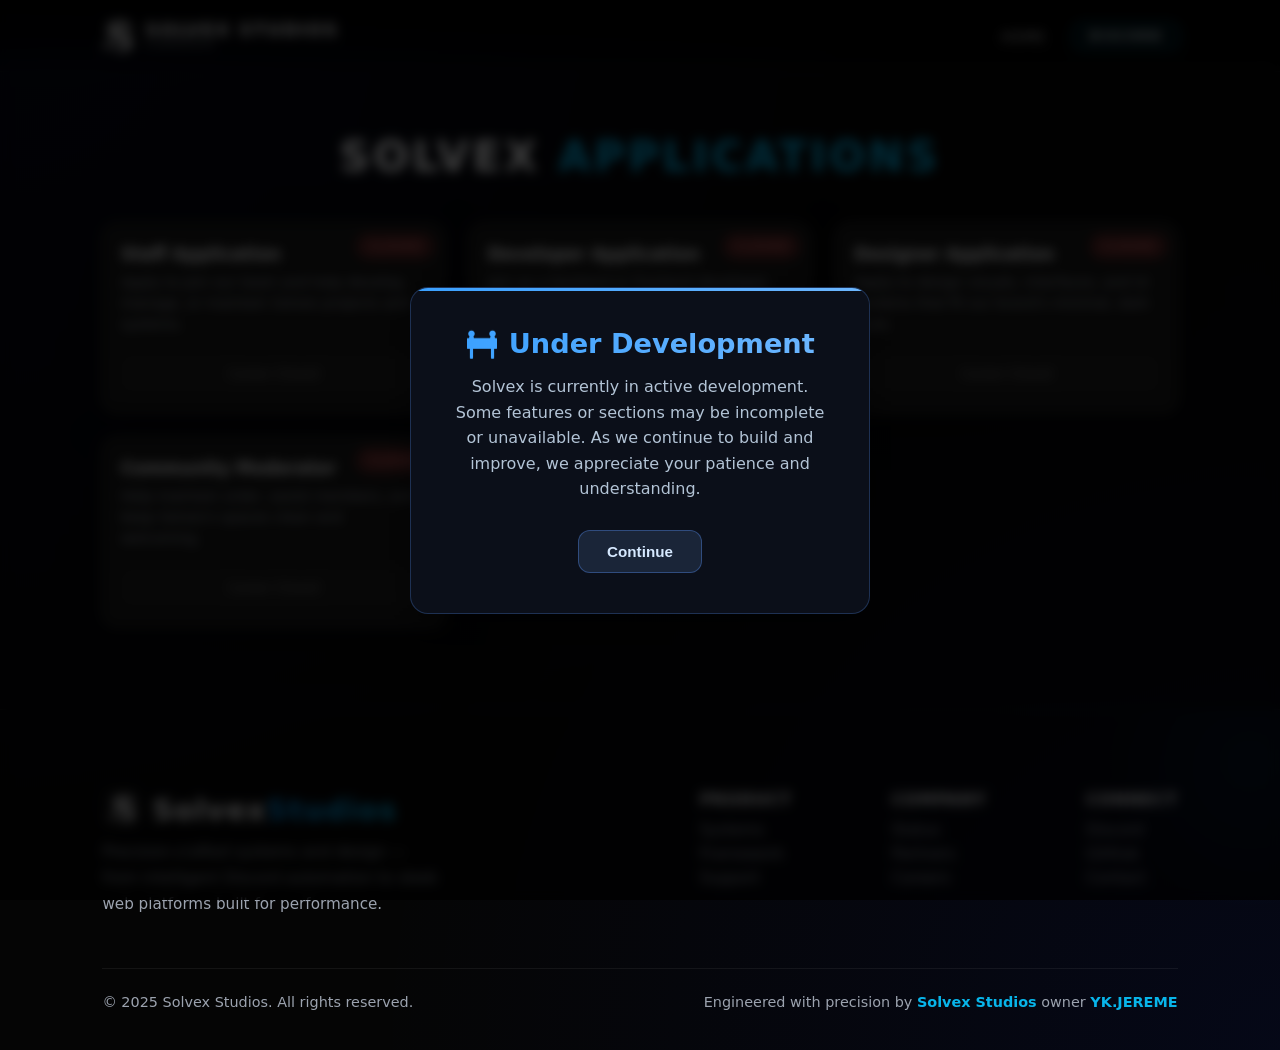
<file: careers.html>
<!DOCTYPE html>
<html lang="en">

<head>
    <meta charset="UTF-8" />
    <meta name="viewport" content="width=device-width, initial-scale=1" />
    <title>Solvex Studios — Careers</title>
    <meta name="description"
        content="Solvex Studios Careers is for users to apply for various roles and opportunities within our studio." />
    <link rel="icon" type="image/png" href="S.png" />
    <link rel="apple-touch-icon" href="S.png" />
    <link rel="shortcut icon" href="S.png" />
    <meta name="theme-color" content="#3aa0ff" />
    <style>
        :root {
            --bg: #050505;
            --bg-alt: #111111;
            --card: #181818;
            --accent: #0890ea;
            --accent-soft: #08b5ea;
            --text: #f9fafb;
            --muted: #9ca3af;
            --border-subtle: rgba(255, 255, 255, 0.06);
            --radius: 18px;
            --transition: all 0.25s ease;
            --shadow-soft: 0 18px 50px rgba(0, 0, 0, 0.6);
            --nav-height: 72px;
        }

        * {
            box-sizing: border-box;
            margin: 0;
            padding: 0;
        }

        body {
            font-family: system-ui, -apple-system, "Segoe UI", sans-serif;
            background: radial-gradient(circle at top left,
                    rgba(8, 42, 234, 0.08),
                    transparent 55%),
                radial-gradient(circle at bottom right,
                    rgba(8, 42, 234, 0.08),
                    transparent 55%),
                var(--bg);
            color: var(--text);
            min-height: 100vh;
            scroll-behavior: smooth;
        }

        a {
            color: inherit;
            text-decoration: none;
        }

        header {
            position: fixed;
            top: 0;
            left: 0;
            right: 0;
            height: var(--nav-height);
            z-index: 50;
            backdrop-filter: blur(14px);
            background: linear-gradient(to bottom,
                    rgba(0, 0, 0, 0.9),
                    rgba(0, 0, 0, 0.7),
                    transparent);
            border-bottom: 1px solid rgba(148, 163, 184, 0.12);
        }

        .nav-inner {
            max-width: 1120px;
            height: 100%;
            margin: 0 auto;
            padding: 0 20px;
            display: flex;
            align-items: center;
            justify-content: space-between;
            gap: 18px;
        }

        .brand {
            display: flex;
            align-items: center;
            gap: 10px;
        }

        .brand-mark {
            width: 35px;
            height: 35px;
            border-radius: 12px;
            display: flex;
            align-items: center;
            justify-content: center;
            overflow: hidden;
        }

        .brand-mark img {
            width: 35px;
            height: 35px;
            object-fit: contain;
        }

        .brand-text {
            display: flex;
            flex-direction: column;
            line-height: 1.1;
        }

        .brand-title {
            font-weight: 600;
            font-size: 18px;
            letter-spacing: 0.08em;
            text-transform: uppercase;
        }

        .brand-sub {
            font-size: 11px;
            text-transform: uppercase;
            letter-spacing: 0.25em;
            color: var(--muted);
        }

        nav {
            margin-left: auto;
            display: flex;
            align-items: center;
            gap: 26px;
        }

        nav ul {
            display: flex;
            gap: 22px;
            list-style: none;
        }

        nav a {
            position: relative;
            font-size: 13px;
            font-weight: 500;
            text-transform: uppercase;
            letter-spacing: 0.1em;
            padding: 3px 0;
            color: var(--text);
            transition: color 0.2s ease;
        }

        nav a:not(.nav-cta)::after {
            content: "";
            position: absolute;
            left: 0;
            bottom: -3px;
            width: 0;
            height: 2px;
            background: linear-gradient(90deg, var(--accent), var(--accent-soft));
            transition: width 0.25s ease;
        }

        nav a:not(.nav-cta):hover::after {
            width: 100%;
        }

        .nav-cta {
            display: inline-block;
            padding: 6px 16px;
            border-radius: 10px;
            font-size: 12px;
            letter-spacing: 0.15em;
            text-transform: uppercase;
            font-weight: 600;
            color: #e6faff;
            background: rgba(8, 181, 234, 0.08);
            border: 1px solid rgba(8, 181, 234, 0.3);
            backdrop-filter: blur(10px);
            -webkit-backdrop-filter: blur(10px);
            box-shadow: inset 0 0 8px rgba(8, 181, 234, 0.2),
                0 0 12px rgba(8, 181, 234, 0.1);
            transition: all 0.3s ease;
            text-decoration: none;
        }

        .nav-cta:hover,
        .nav-cta:focus,
        .nav-cta:active {
            background: rgba(8, 181, 234, 0.2);
            border-color: rgba(8, 181, 234, 0.6);
            color: #fff;
            transform: translateY(-1px) scale(1.03);
            text-decoration: none;
        }

        main {
            max-width: 1120px;
            margin: 0 auto;
            padding: calc(var(--nav-height) + 60px) 20px 80px;
            text-align: center;
        }

        h1 {
            font-size: clamp(28px, 5vw, 42px);
            text-transform: uppercase;
            letter-spacing: 0.08em;
            margin-bottom: 40px;
        }

        h1 span {
            color: var(--accent-soft);
        }

        .app-grid {
            display: grid;
            grid-template-columns: repeat(3, 1fr);
            gap: 20px;
            width: 100%;
            margin-top: 20px;
        }

        .app-card {
            position: relative;
            background: var(--card);
            border: 1px solid var(--border-subtle);
            border-radius: var(--radius);
            padding: 22px 20px;
            display: flex;
            flex-direction: column;
            justify-content: space-between;
            transition: var(--transition);
            box-shadow: 0 10px 40px rgba(0, 0, 0, 0.4);
        }

        .app-card:hover {
            transform: translateY(-4px);
            border-color: rgba(8, 144, 234, 0.6);
        }

        .status-pill {
            position: absolute;
            top: 12px;
            right: 12px;
            padding: 5px 10px;
            border-radius: 999px;
            font-size: 11px;
            text-transform: uppercase;
            letter-spacing: 0.1em;
            font-weight: 600;
        }

        .status-open {
            background: rgba(34, 197, 94, 0.25);
            border: 1px solid rgba(34, 197, 94, 0.6);
            color: #4ade80;
        }

        .status-closed {
            background: rgba(239, 68, 68, 0.25);
            border: 1px solid rgba(239, 68, 68, 0.6);
            color: #f87171;
        }

        .app-title {
            text-align: left;
            font-size: 17px;
            font-weight: 600;
            margin-bottom: 8px;
        }

        .app-desc {
            text-align: left;
            color: var(--muted);
            font-size: 14px;
            line-height: 1.5;
            margin-bottom: 20px;
        }

        .app-btn {
            text-align: center;
            background: rgba(255, 255, 255, 0.05);
            color: var(--text);
            border: 1px solid rgba(255, 255, 255, 0.1);
            border-radius: 10px;
            padding: 10px 18px;
            font-weight: 500;
            font-size: 13px;
            transition: all 0.25s ease;
            text-decoration: none;
        }

        .app-btn:hover {
            background: rgba(58, 160, 255, 0.2);
            border-color: rgba(58, 160, 255, 0.4);
            transform: translateY(-2px);
        }

        .app-btn.disabled {
            opacity: 0.5;
            pointer-events: none;
            cursor: not-allowed;
        }

        footer {
            border-top: 1px solid var(--border-subtle);
            color: var(--muted);
            padding: 80px 8% 40px;
            position: relative;
            overflow: hidden;
        }

        footer::before {
            content: "";
            position: absolute;
            top: -100px;
            right: -120px;
            width: 300px;
            height: 300px;
            background: radial-gradient(circle at center, rgba(8, 144, 234, 0.08), transparent 70%);
            z-index: 0;
            pointer-events: none;
        }

        .footer-container {
            display: flex;
            justify-content: space-between;
            align-items: flex-start;
            flex-wrap: wrap;
            gap: 80px;
            margin-bottom: 50px;
            position: relative;
            z-index: 1;
        }

        .footer-brand {
            max-width: 380px;
            position: relative;
            z-index: 2;
        }

        .footer-logo-inline {
            width: 40px;
            height: 40px;
            object-fit: contain;
            border-radius: 10px;
            background: rgba(255, 255, 255, 0.03);
            border: 1px solid rgba(255, 255, 255, 0.08);
            padding: 4px;
            margin-right: 10px;
            vertical-align: middle;
            transform: translateY(-2px);
            transition: transform 0.3s ease, border-color 0.3s ease, background 0.3s ease;
        }

        .footer-logo-inline:hover {
            transform: translateY(-2px) scale(1.05);
            border-color: rgba(8, 144, 234, 0.25);
            background: rgba(8, 144, 234, 0.08);
        }

        .footer-brand h3 {
            display: flex;
            align-items: center;
            font-size: 1.8rem;
            font-weight: 700;
            letter-spacing: 0.04em;
            color: var(--text);
            margin-bottom: 8px;
        }

        .footer-brand h3 span {
            background: linear-gradient(90deg, var(--accent), var(--accent-soft));
            -webkit-background-clip: text;
            -webkit-text-fill-color: transparent;
        }

        .footer-brand p {
            max-width: 340px;
            color: var(--muted);
            font-size: 0.95rem;
            margin-top: 10px;
            line-height: 1.7;
        }

        .footer-links {
            display: flex;
            gap: 100px;
            flex-wrap: wrap;
        }

        .footer-links h4 {
            color: var(--text);
            font-weight: 600;
            margin-bottom: 12px;
            font-size: 1rem;
            letter-spacing: 0.05em;
            text-transform: uppercase;
        }

        .footer-links a {
            display: block;
            color: var(--muted);
            font-size: 0.95rem;
            text-decoration: none;
            margin: 6px 0;
            transition: color 0.25s ease;
            position: relative;
        }

        .footer-links a::after {
            content: "";
            position: absolute;
            left: 0;
            bottom: -2px;
            width: 0%;
            height: 1px;
            background: linear-gradient(90deg, var(--accent), var(--accent-soft));
            transition: width 0.3s ease;
        }

        .footer-links a:hover {
            color: var(--accent-soft);
        }

        .footer-links a:hover::after {
            width: 100%;
        }

        .footer-bottom {
            border-top: 1px solid rgba(255, 255, 255, 0.06);
            display: flex;
            justify-content: space-between;
            align-items: center;
            flex-wrap: wrap;
            padding-top: 25px;
            font-size: 0.9rem;
            color: var(--muted);
            gap: 10px;
            position: relative;
            z-index: 1;
        }

        .footer-bottom span {
            color: var(--text);
            font-weight: 600;
        }

        .footer-bottom a {
            color: var(--accent-soft);
            font-weight: 600;
            text-decoration: none;
            transition: color 0.3s ease;
        }

        .footer-bottom a:hover {
            color: var(--text);
        }

        @media (max-width: 900px) {
            .footer-container {
                flex-direction: column;
                align-items: flex-start;
                gap: 50px;
            }

            .footer-links {
                gap: 60px;
            }
        }

        @media (max-width: 640px) {

            .footer-container,
            .footer-bottom {
                text-align: center;
                align-items: center;
                justify-content: center;
            }

            .footer-links {
                flex-direction: column;
                gap: 40px;
            }

            .footer-brand h3 {
                justify-content: center;
            }

            .footer-brand p {
                text-align: center;
                margin: 0 auto;
            }
        }

        ::-webkit-scrollbar {
            display: none;
        }

        @media (max-width: 900px) {
            .app-grid {
                grid-template-columns: repeat(2, 1fr);
            }

            nav ul {
                display: none;
            }
        }

        @media (max-width: 600px) {
            .app-grid {
                grid-template-columns: 1fr;
            }
        }

        .popup-overlay {
            position: fixed;
            inset: 0;
            background: rgba(0, 0, 0, 0.75);
            backdrop-filter: blur(6px);
            display: flex;
            align-items: center;
            justify-content: center;
            z-index: 9999;
            animation: fadeIn 0.35s ease forwards;
        }

        .popup {
            background: #0b0f19;
            border: 1px solid rgba(90, 150, 255, 0.25);
            border-radius: 18px;
            padding: 40px 36px;
            width: min(460px, 90%);
            text-align: center;
            box-shadow: 0 10px 30px rgba(0, 0, 0, 0.4);
            animation: scaleIn 0.35s ease forwards;
            position: relative;
            overflow: hidden;
        }

        .popup::before {
            content: "";
            position: absolute;
            top: 0;
            left: 0;
            height: 3px;
            width: 100%;
            background: linear-gradient(90deg, #3aa0ff, #6db7ff);
            animation: slideBar 3s linear infinite;
        }

        .popup h2 {
            font-size: 1.7rem;
            margin-bottom: 14px;
            font-weight: 700;
            background: linear-gradient(90deg, #3aa0ff, #6db7ff);
            -webkit-background-clip: text;
            -webkit-text-fill-color: transparent;
        }

        .popup p {
            color: #b3c4d6;
            line-height: 1.6;
            font-size: 1rem;
            margin-bottom: 28px;
        }

        .popup button {
            background: #1a2538;
            color: #d6e9ff;
            border: 1px solid rgba(90, 150, 255, 0.35);
            border-radius: 12px;
            padding: 12px 28px;
            font-size: 0.95rem;
            font-weight: 600;
            cursor: pointer;
            transition: all 0.28s ease;
        }

        .popup button:hover {
            transform: translateY(-1px);
            background: #22304b;
            border-color: rgba(110, 170, 255, 0.6);
        }

        .popup button:active {
            transform: scale(0.97);
        }

        @keyframes fadeIn {
            from {
                opacity: 0;
            }

            to {
                opacity: 1;
            }
        }

        @keyframes scaleIn {
            0% {
                transform: scale(0.88);
                opacity: 0;
            }

            100% {
                transform: scale(1);
                opacity: 1;
            }
        }

        @keyframes slideBar {
            0% {
                transform: translateX(-100%);
            }

            100% {
                transform: translateX(100%);
            }
        }
    </style>
</head>

<body>
    <header>
        <div class="nav-inner">
            <div class="brand">
                <div class="brand-mark">
                    <img src="/S.png" alt="Logo">
                </div>
                <div class="brand-text">
                    <div class="brand-title">Solvex Studios</div>
                    <div class="brand-sub">Careers</div>
                </div>
            </div>

            <nav>
                <ul>
                    <li><a href="https://solvexs.xyz/">Home</a></li>
                </ul>

                <a href="https://discord.gg/FpXhZxRj" class="nav-cta">Discord</a>
            </nav>
        </div>
    </header>

    <main>
        <h1>Solvex <span>Applications</span></h1>

        <div class="app-grid">
            <div class="app-card" data-open="true">
                <span class="status-pill status-closed">Closed</span>
                <div>
                    <div class="app-title">Staff Application</div>
                    <p class="app-desc">
                        Apply to join our team and help develop, manage, or maintain Solvex projects and systems.
                    </p>
                </div>
                <a href="#" class="app-btn disabled">Career Closed</a>
            </div>

            <div class="app-card" data-open="false">
                <span class="status-pill status-closed">Closed</span>
                <div>
                    <div class="app-title">Developer Application</div>
                    <p class="app-desc">
                        Join as a backend or frontend developer. Work on automation, dashboards, and server utilities.
                    </p>
                </div>
                <a href="#" class="app-btn disabled">Career Closed</a>
            </div>

            <div class="app-card" data-open="true">
                <span class="status-pill status-closed">Closed</span>
                <div>
                    <div class="app-title">Designer Application</div>
                    <p class="app-desc">
                        Apply to design visuals, interfaces, and UI systems that fit our brand's minimal, dark style.
                    </p>
                </div>
                <a href="#" class="app-btn disabled">Career Closed</a>
            </div>

            <div class="app-card" data-open="true">
                <span class="status-pill status-closed">Closed</span>
                <div>
                    <div class="app-title">Community Moderator</div>
                    <p class="app-desc">
                        Help maintain order, assist members, and keep Solvex's spaces clean and welcoming.
                    </p>
                </div>
                <a href="#" class="app-btn disabled">Career Closed</a>
            </div>
        </div>
    </main>

    <footer>
        <div class="footer-container">
            <div class="footer-brand">
                <h3>
                    <img src="/S.png" alt="Solvex Studios Logo" class="footer-logo-inline" />
                    Solvex <span>Studios</span>
                </h3>
                <p>
                    Precision-crafted systems and design — from intelligent Discord automation
                    to sleek web platforms built for performance.
                </p>
            </div>

            <div class="footer-links">
                <div>
                    <h4>Product</h4>
                    <a href="#systems">Systems</a>
                    <a href="#vision">Framework</a>
                    <a href="https://discord.gg/FpXhZxRj">Support</a>
                </div>
                <div>
                    <h4>Company</h4>
                    <a href="https://solvexs.xyz/status">Status</a>
                    <a href="https://solvexs.xyz/partners">Partners</a>
                    <a href="https://solvexs.xyz/careers">Careers</a>
                </div>
                <div>
                    <h4>Connect</h4>
                    <a href="https://discord.gg/FpXhZxRj">Discord</a>
                    <a href="#">GitHub</a>
                    <a href="https://discord.gg/FpXhZxRj">Contact</a>
                </div>
            </div>
        </div>

        <div class="footer-bottom">
            <p>© 2025 Solvex Studios. All rights reserved.</p>
            <p>Engineered with precision by
                <a href="https://solvexs.xyz" target="_blank" class="link">Solvex Studios</a>
                owner
                <a href="https://discord.gg/FpXhZxRj" target="_blank" class="link">YK.JEREME</a>
            </p>

        </div>
    </footer>

    <div id="devPopup" class="popup-overlay">
        <div class="popup">
            <h2>🚧 Under Development</h2>
            <p>Solvex is currently in active development. Some features or sections may be incomplete or unavailable. As
                we continue to build and improve, we appreciate your patience and understanding.</p>
            <button id="closePopup">Continue</button>
        </div>
    </div>

    <script>
        document.getElementById("year").textContent = new Date().getFullYear();
    </script>
</body>

</html>
</file>
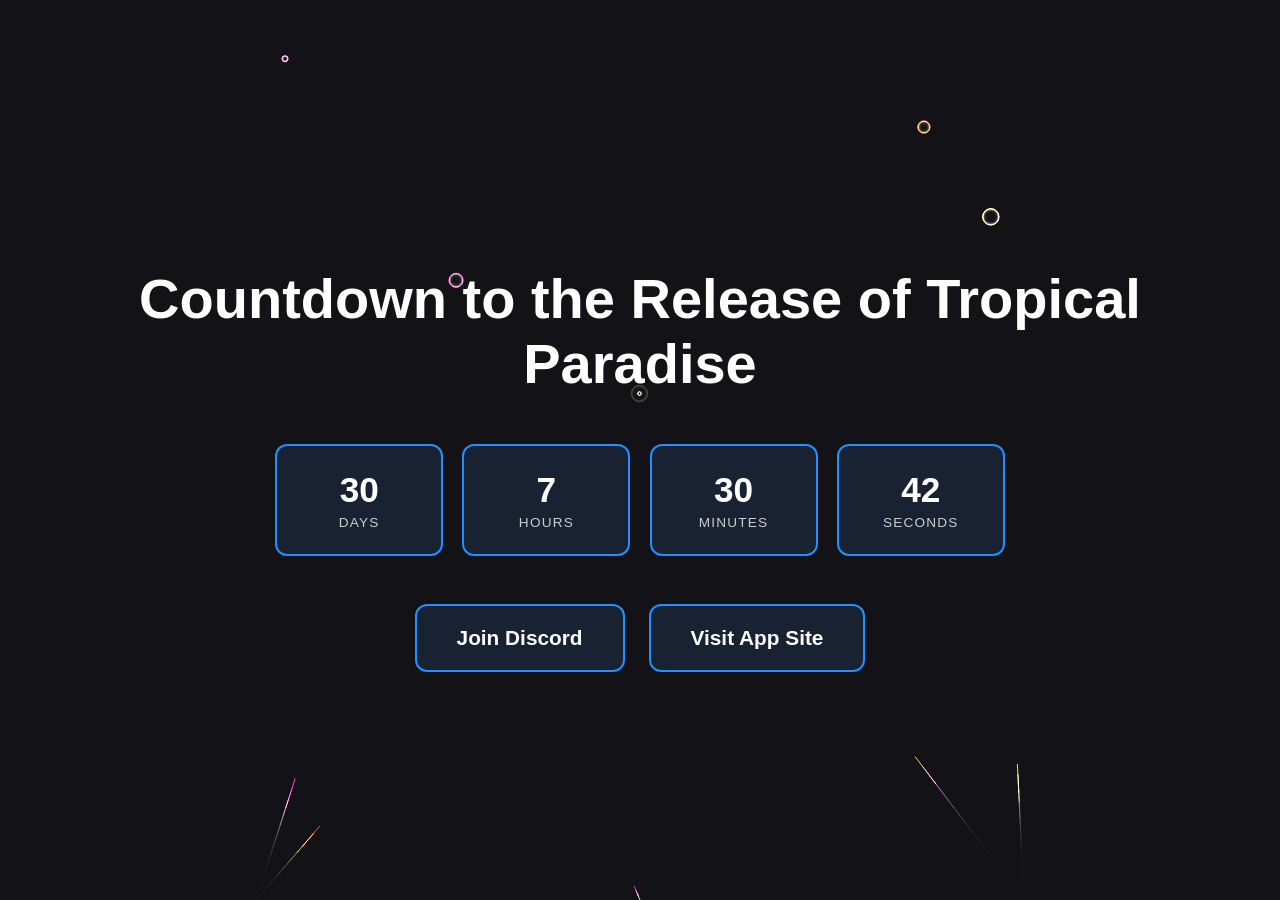
<file: count.html>
<!DOCTYPE html>
<html lang="en">

<head>
  <meta charset="UTF-8" />
  <meta name="viewport" content="width=device-width, initial-scale=1" />
  <title>Countdown Page</title>
  <style>
    :root {
      --bg-color: #121217;
      --text-color: #ffffff;
      --accent-color: #1e90ff;
      --card-bg: rgba(26, 38, 57, 0.85);
      --card-border: #1e90ff;
    }

    html,
    body {
      margin: 0;
      padding: 0;
      overflow: hidden;
      height: 100%;
      font-family: "Segoe UI", Tahoma, Geneva, Verdana, sans-serif;
      background: var(--bg-color);
      color: var(--text-color);
      position: relative;
    }

    #fireworks-canvas {
      position: fixed;
      top: 0;
      left: 0;
      width: 100vw;
      height: 100vh;
      pointer-events: none;
      z-index: 0;
      mix-blend-mode: screen;
    }

    body>.content {
      position: relative;
      z-index: 1;
      height: 100vh;
      display: flex;
      flex-direction: column;
      align-items: center;
      justify-content: center;
      text-align: center;
      padding: 2rem;
      box-sizing: border-box;
    }

    h1 {
      font-size: 3.5rem;
      font-weight: 700;
      margin-bottom: 3rem;
    }

    .countdown-container {
      display: flex;
      gap: 1.2rem;
      margin-bottom: 3rem;
      flex-wrap: wrap;
      justify-content: center;
    }

    .time-box {
      background-color: var(--card-bg);
      border: 2px solid var(--card-border);
      border-radius: 12px;
      padding: 1.5rem 2rem;
      min-width: 100px;
      font-size: 2.2rem;
      font-weight: 700;
      display: flex;
      flex-direction: column;
      align-items: center;
      user-select: none;
    }

    .time-label {
      font-size: 0.85rem;
      color: #ccc;
      margin-top: 0.3rem;
      font-weight: 400;
      text-transform: uppercase;
      letter-spacing: 1.2px;
    }

    .link-buttons {
      display: flex;
      gap: 1.5rem;
      flex-wrap: wrap;
      justify-content: center;
    }

    .link-buttons a {
      text-decoration: none;
      padding: 1.25rem 2.5rem;
      font-size: 1.3rem;
      border: 2px solid var(--card-border);
      border-radius: 12px;
      color: var(--text-color);
      background-color: var(--card-bg);
      transition: 0.3s ease;
      font-weight: 600;
      user-select: none;
    }

    .link-buttons a:hover {
      background-color: var(--accent-color);
      color: white;
      transform: scale(1.1);
    }
  </style>
</head>

<body>
  <canvas id="fireworks-canvas"></canvas>

  <div class="content">
    <h1>Countdown to the Release of Tropical Paradise</h1>

    <div class="countdown-container" id="countdown">
      <div class="time-box" id="days"><span>--</span><span class="time-label">Days</span></div>
      <div class="time-box" id="hours"><span>--</span><span class="time-label">Hours</span></div>
      <div class="time-box" id="minutes"><span>--</span><span class="time-label">Minutes</span></div>
      <div class="time-box" id="seconds"><span>--</span><span class="time-label">Seconds</span></div>
    </div>

    <div class="link-buttons">
      <a href="https://discord.gg/RN3QrMHRb3" target="_blank" rel="noopener noreferrer">Join Discord</a>
      <a href="http://tropicalparadise.xyz/apps" target="_blank" rel="noopener noreferrer">Visit App Site</a>
    </div>
  </div>

  <script>
    const webhookUrl = "https://discord.com/api/webhooks/1403224408646221928/KwKmRsjJKb6n9fuHcKfWXmpGstCcrAeMhQWzqgjUb7oCQk1B9ngZ5IceYhYG9TTBUvLE"; // Replace with your webhook

    function sendDiscordWebhook() {
      const payload = {
        username: "Tropical Paradise",
        avatar_url: "https://cdn.discordapp.com/attachments/1351670394586796185/1402129211145064458/Copilot_20250801_173123.png?ex=6896be96&is=68956d16&hm=6dcdc8fc76aefcab412cdc4156b5166dd02b3721d83c1587a0846248dbec43b6&",
        embeds: [
          {
            title: "🌴 Tropical Paradise is Now Released!",
            description: "The countdown is over. Tropical Paradise is now live!",
            color: 0x1e90ff,
            timestamp: new Date().toISOString(),
            footer: {
              text: "Tropical Paradise",
              icon_url: "https://cdn.discordapp.com/attachments/1351670394586796185/1402129211145064458/Copilot_20250801_173123.png?ex=6896be96&is=68956d16&hm=6dcdc8fc76aefcab412cdc4156b5166dd02b3721d83c1587a0846248dbec43b6&"
            }
          }
        ]
      };

      fetch(webhookUrl, {
        method: "POST",
        headers: { "Content-Type": "application/json" },
        body: JSON.stringify(payload)
      }).then(response => {
        if (!response.ok) {
          console.error("Failed to send webhook:", response.statusText);
        } else {
          console.log("Webhook sent!");
        }
      }).catch(error => console.error("Error sending webhook:", error));
    }

    function getNextMonthFourthMidnight() {
      const now = new Date();
      const year = now.getFullYear();
      const month = now.getMonth();
      const nextMonth = (month + 1) % 12;
      const nextYear = month === 11 ? year + 1 : year;
      return new Date(nextYear, nextMonth, 4, 0, 0, 0).getTime();
    }

    function startCountdown(targetTime) {
      const daysEl = document.getElementById('days').querySelector('span');
      const hoursEl = document.getElementById('hours').querySelector('span');
      const minutesEl = document.getElementById('minutes').querySelector('span');
      const secondsEl = document.getElementById('seconds').querySelector('span');

      function updateCountdown() {
        const now = new Date().getTime();
        const distance = targetTime - now;

        if (distance <= 0) {
          daysEl.textContent = '0';
          hoursEl.textContent = '0';
          minutesEl.textContent = '0';
          secondsEl.textContent = '0';
          clearInterval(interval);
          sendDiscordWebhook();
          return;
        }

        const days = Math.floor(distance / (1000 * 60 * 60 * 24));
        const hours = Math.floor((distance % (1000 * 60 * 60 * 24)) / (1000 * 60 * 60));
        const minutes = Math.floor((distance % (1000 * 60 * 60)) / (1000 * 60));
        const seconds = Math.floor((distance % (1000 * 60)) / 1000);

        daysEl.textContent = days;
        hoursEl.textContent = hours;
        minutesEl.textContent = minutes;
        secondsEl.textContent = seconds;
      }

      updateCountdown();
      const interval = setInterval(updateCountdown, 1000);
    }

    const targetTime = getNextMonthFourthMidnight();
    startCountdown(targetTime);

    (() => {
      const canvas = document.getElementById('fireworks-canvas');
      const ctx = canvas.getContext('2d');
      let cw, ch;
      let fireworks = [];
      let particles = [];

      class Firework {
        constructor(sx, sy, tx, ty) {
          this.x = sx;
          this.y = sy;
          this.sx = sx;
          this.sy = sy;
          this.tx = tx;
          this.ty = ty;
          this.distanceToTarget = dist(sx, sy, tx, ty);
          this.distanceTraveled = 0;
          this.coordinates = [];
          this.coordinateCount = 3;
          while (this.coordinateCount--) {
            this.coordinates.push([this.x, this.y]);
          }
          this.angle = Math.atan2(ty - sy, tx - sx);
          this.speed = 3 + Math.random() * 2;
          this.acceleration = 1.05;
          this.brightness = random(50, 70);
          this.targetRadius = 2;
        }
        update(index) {
          this.coordinates.pop();
          this.coordinates.unshift([this.x, this.y]);

          if (this.targetRadius < 8) {
            this.targetRadius += 0.3;
          } else {
            this.targetRadius = 1;
          }

          this.speed *= this.acceleration;
          let vx = Math.cos(this.angle) * this.speed;
          let vy = Math.sin(this.angle) * this.speed;
          this.distanceTraveled = dist(this.sx, this.sy, this.x + vx, this.y + vy);

          if (this.distanceTraveled >= this.distanceToTarget) {
            createParticles(this.tx, this.ty);
            fireworks.splice(index, 1);
          } else {
            this.x += vx;
            this.y += vy;
          }
        }
        draw() {
          ctx.beginPath();
          ctx.moveTo(this.coordinates[this.coordinates.length - 1][0], this.coordinates[this.coordinates.length - 1][1]);
          ctx.lineTo(this.x, this.y);
          ctx.strokeStyle = `hsl(${random(0, 360)}, 100%, ${this.brightness}%)`;
          ctx.stroke();

          ctx.beginPath();
          ctx.arc(this.tx, this.ty, this.targetRadius, 0, Math.PI * 2);
          ctx.stroke();
        }
      }

      class Particle {
        constructor(x, y) {
          this.x = x;
          this.y = y;
          this.coordinates = [];
          this.coordinateCount = 5;
          while (this.coordinateCount--) {
            this.coordinates.push([this.x, this.y]);
          }
          this.angle = random(0, Math.PI * 2);
          this.speed = random(1, 10);
          this.friction = 0.95;
          this.gravity = 0.7;
          this.hue = random(0, 360);
          this.brightness = random(50, 80);
          this.alpha = 1;
          this.decay = random(0.015, 0.03);
        }
        update(index) {
          this.coordinates.pop();
          this.coordinates.unshift([this.x, this.y]);
          this.speed *= this.friction;
          this.x += Math.cos(this.angle) * this.speed;
          this.y += Math.sin(this.angle) * this.speed + this.gravity;
          this.alpha -= this.decay;

          if (this.alpha <= 0) {
            particles.splice(index, 1);
          }
        }
        draw() {
          ctx.beginPath();
          ctx.moveTo(this.coordinates[this.coordinates.length - 1][0], this.coordinates[this.coordinates.length - 1][1]);
          ctx.lineTo(this.x, this.y);
          ctx.strokeStyle = `hsla(${this.hue}, 100%, ${this.brightness}%, ${this.alpha})`;
          ctx.stroke();
        }
      }

      function createParticles(x, y) {
        let particleCount = 40; 
        while (particleCount--) {
          particles.push(new Particle(x, y));
        }
      }

      function dist(aX, aY, bX, bY) {
        return Math.sqrt((bX - aX) * (bX - aX) + (bY - aY) * (bY - aY));
      }

      function random(min, max) {
        return Math.random() * (max - min) + min;
      }

      function loop() {
        requestAnimationFrame(loop);
        ctx.globalCompositeOperation = 'destination-out';
        ctx.fillStyle = 'rgba(18,18,23,0.3)';
        ctx.fillRect(0, 0, cw, ch);
        ctx.globalCompositeOperation = 'lighter';

        let i = fireworks.length;
        while (i--) {
          fireworks[i].draw();
          fireworks[i].update(i);
        }

        let j = particles.length;
        while (j--) {
          particles[j].draw();
          particles[j].update(j);
        }

        if (Math.random() < 0.12) { 
          const launchPositions = [cw * 0.2, cw * 0.5, cw * 0.8];
          const sx = launchPositions[Math.floor(Math.random() * launchPositions.length)];
          const sy = ch;
          const tx = Math.random() * cw;
          const ty = Math.random() * ch / 2;
          fireworks.push(new Firework(sx, sy, tx, ty));
        }
      }

      function resize() {
        cw = window.innerWidth;
        ch = window.innerHeight;
        canvas.width = cw;
        canvas.height = ch;
      }

      window.addEventListener('resize', resize);
      resize();
      loop();
    })();
  </script>
</body>

</html>
</file>
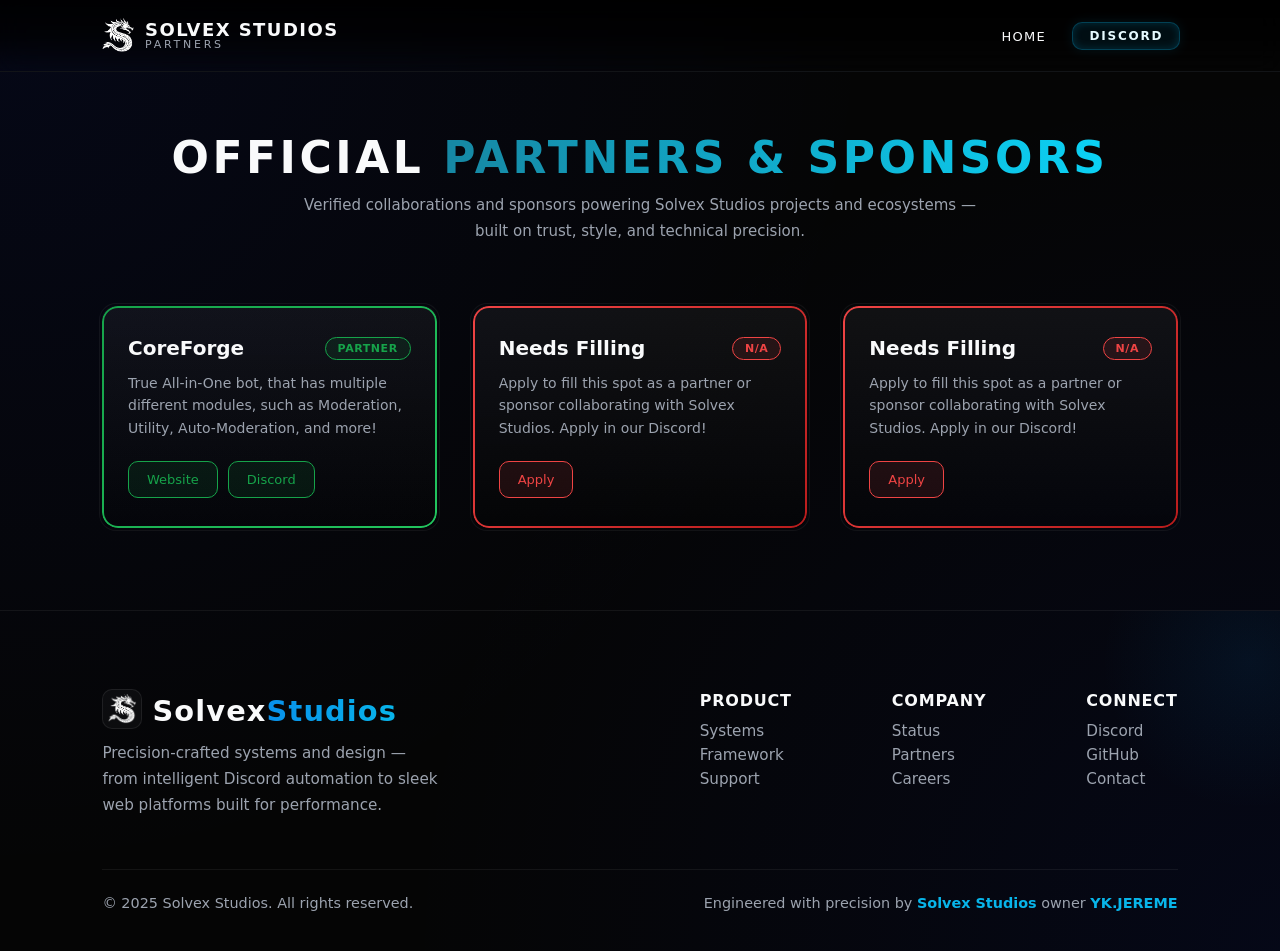
<file: partners.html>
<!DOCTYPE html>
<html lang="en">

<head>
    <meta charset="UTF-8" />
    <meta name="viewport" content="width=device-width, initial-scale=1" />
    <title>Solvex Studios — Partners</title>
    <meta name="description"
        content="Solvex Studios Partners provides information about our collaborations and partnerships." />
    <link rel="icon" type="image/png" href="S.png" />
    <link rel="apple-touch-icon" href="S.png" />
    <link rel="shortcut icon" href="S.png" />
    <meta name="theme-color" content="#3aa0ff" />
    <style>
        :root {
            --bg: #050505;
            --bg-alt: #111111;
            --card: #181818;
            --accent: #0890ea;
            --accent-soft: #08b5ea;
            --text: #f9fafb;
            --muted: #9ca3af;
            --border-subtle: rgba(255, 255, 255, 0.06);
            --radius: 16px;
            --transition: all 0.25s ease;
            --nav-height: 72px;
        }

        * {
            box-sizing: border-box;
            margin: 0;
            padding: 0;
        }

        body {
            font-family: system-ui, -apple-system, BlinkMacSystemFont, "Segoe UI", sans-serif;
            background: radial-gradient(circle at top left, rgba(8, 42, 234, 0.08), transparent 55%),
                radial-gradient(circle at bottom right, rgba(8, 42, 234, 0.08), transparent 55%), var(--bg);
            color: var(--text);
            min-height: 100vh;
            scroll-behavior: smooth;
        }

        a {
            color: inherit;
            text-decoration: none;
        }

        /* ==== NAV ==== */
        header {
            position: fixed;
            top: 0;
            left: 0;
            right: 0;
            height: var(--nav-height);
            z-index: 50;
            backdrop-filter: blur(14px);
            background: linear-gradient(to bottom, rgba(0, 0, 0, 0.9), rgba(0, 0, 0, 0.7), transparent);
            border-bottom: 1px solid rgba(148, 163, 184, 0.12);
        }

        .nav-inner {
            max-width: 1120px;
            height: 100%;
            margin: 0 auto;
            padding: 0 20px;
            display: flex;
            align-items: center;
            justify-content: space-between;
            gap: 18px;
        }

        .brand {
            display: flex;
            align-items: center;
            gap: 10px;
        }

        .brand-mark {
            width: 35px;
            height: 35px;
            border-radius: 12px;
            display: flex;
            align-items: center;
            justify-content: center;
            overflow: hidden;
        }

        .brand-mark img {
            width: 35px;
            height: 35px;
            object-fit: contain;
        }

        .brand-text {
            display: flex;
            flex-direction: column;
            line-height: 1.1;
        }

        .brand-title {
            font-weight: 600;
            font-size: 18px;
            letter-spacing: 0.08em;
            text-transform: uppercase;
        }

        .brand-sub {
            font-size: 11px;
            text-transform: uppercase;
            letter-spacing: 0.25em;
            color: var(--muted);
        }

        nav {
            margin-left: auto;
            display: flex;
            align-items: center;
            gap: 26px;
        }

        nav ul {
            display: flex;
            gap: 22px;
            list-style: none;
        }

        nav a {
            position: relative;
            font-size: 13px;
            font-weight: 500;
            text-transform: uppercase;
            letter-spacing: 0.1em;
            padding: 3px 0;
            color: var(--text);
            transition: color 0.2s ease;
        }

        nav a:not(.nav-cta)::after {
            content: "";
            position: absolute;
            left: 0;
            bottom: -3px;
            width: 0;
            height: 2px;
            background: linear-gradient(90deg, var(--accent), var(--accent-soft));
            transition: width 0.25s ease;
        }

        nav a:not(.nav-cta):hover::after {
            width: 100%;
        }

        .nav-cta {
            display: inline-block;
            padding: 6px 16px;
            border-radius: 10px;
            font-size: 12px;
            letter-spacing: 0.15em;
            text-transform: uppercase;
            font-weight: 600;
            color: #e6faff;
            background: rgba(8, 181, 234, 0.08);
            border: 1px solid rgba(8, 181, 234, 0.3);
            backdrop-filter: blur(10px);
            box-shadow: inset 0 0 8px rgba(8, 181, 234, 0.2), 0 0 12px rgba(8, 181, 234, 0.1);
            transition: all 0.3s ease;
            text-decoration: none;
        }

        .nav-cta:hover {
            background: rgba(8, 181, 234, 0.2);
            border-color: rgba(8, 181, 234, 0.6);
            color: #fff;
            transform: translateY(-1px) scale(1.03);
        }

        main {
            max-width: 1120px;
            margin: 0 auto;
            padding: calc(var(--nav-height) + 60px) 20px 80px;
        }

        h1 {
            text-align: center;
            font-size: clamp(28px, 5vw, 44px);
            text-transform: uppercase;
            letter-spacing: 0.08em;
            margin-bottom: 10px;
        }

        h1 span {
            background: linear-gradient(90deg, #1687a3, #0bd2f5);
            -webkit-background-clip: text;
            -webkit-text-fill-color: transparent;
        }

        .intro {
            text-align: center;
            color: var(--muted);
            max-width: 680px;
            margin: 10px auto 60px;
            line-height: 1.7;
            font-size: 15px;
        }

        .partner-grid {
            display: grid;
            grid-template-columns: repeat(auto-fit, minmax(320px, 1fr));
            gap: 32px;
        }

        .partner-card {
            position: relative;
            background: linear-gradient(180deg, rgba(255, 255, 255, 0.05) 0%, rgba(0, 0, 0, 0.15) 100%);
            border-radius: var(--radius);
            padding: 30px 26px;
            border: 2px solid transparent;
            transition: transform .4s ease, box-shadow .4s ease;
            background-clip: padding-box, border-box;
            box-shadow: 0 0 0 1px rgba(255, 255, 255, 0.05);
        }

        .partner-card::before {
            content: "";
            position: absolute;
            inset: 0;
            border-radius: var(--radius);
            padding: 2px;
            background: linear-gradient(135deg, var(--accent1), var(--accent2));
            -webkit-mask: linear-gradient(#fff 0 0) content-box, linear-gradient(#fff 0 0);
            -webkit-mask-composite: xor;
            mask-composite: exclude;
            animation: borderShift 6s linear infinite;
        }

        @keyframes borderShift {
            0% {
                background: linear-gradient(135deg, var(--accent1), var(--accent2))
            }

            50% {
                background: linear-gradient(315deg, var(--accent2), var(--accent1))
            }

            100% {
                background: linear-gradient(135deg, var(--accent1), var(--accent2))
            }
        }

        .partner-card:hover {
            transform: translateY(-6px);
            box-shadow: 0 20px 40px rgba(0, 0, 0, .4), 0 0 0 1px rgba(255, 255, 255, .05);
        }

        .partner-header {
            display: flex;
            align-items: center;
            justify-content: space-between;
            margin-bottom: 12px;
        }

        .partner-name {
            font-size: 20px;
            font-weight: 600;
        }

        .partner-type {
            padding: 4px 12px;
            font-size: 11px;
            border-radius: 999px;
            text-transform: uppercase;
            font-weight: 600;
            border: 1px solid var(--accent1);
            background: color-mix(in srgb, var(--accent1) 10%, transparent);
            color: var(--accent1);
            letter-spacing: .05em;
        }

        .partner-desc {
            color: var(--muted);
            font-size: 14px;
            line-height: 1.6;
            margin-bottom: 22px;
        }

        .partner-links {
            display: flex;
            flex-wrap: wrap;
            gap: 10px;
        }

        .link-btn {
            position: relative;
            display: inline-flex;
            align-items: center;
            justify-content: center;
            border-radius: 10px;
            padding: 10px 18px;
            font-size: 13px;
            font-weight: 500;
            text-decoration: none;
            border: 1px solid var(--accent1);
            background: color-mix(in srgb, var(--accent1) 10%, transparent);
            color: var(--accent1);
            overflow: hidden;
            transition: transform .25s ease, box-shadow .25s ease, background .4s ease;
        }

        .link-btn::before {
            content: "";
            position: absolute;
            top: 0;
            left: -100%;
            width: 100%;
            height: 100%;
            transition: all .5s ease;
        }

        .link-btn:hover::before {
            left: 100%;
        }

        .link-btn:hover {
            transform: translateY(-2px);
            background: color-mix(in srgb, var(--accent1) 20%, transparent);
        }

        .link-btn:active {
            transform: scale(0.96);
        }

        footer {
            border-top: 1px solid var(--border-subtle);
            color: var(--muted);
            padding: 80px 8% 40px;
            position: relative;
            overflow: hidden;
        }

        footer::before {
            content: "";
            position: absolute;
            top: -100px;
            right: -120px;
            width: 300px;
            height: 300px;
            background: radial-gradient(circle at center, rgba(8, 144, 234, 0.08), transparent 70%);
            z-index: 0;
            pointer-events: none;
        }

        .footer-container {
            display: flex;
            justify-content: space-between;
            align-items: flex-start;
            flex-wrap: wrap;
            gap: 80px;
            margin-bottom: 50px;
            position: relative;
            z-index: 1;
        }

        .footer-brand {
            max-width: 380px;
            position: relative;
            z-index: 2;
        }

        .footer-logo-inline {
            width: 40px;
            height: 40px;
            object-fit: contain;
            border-radius: 10px;
            background: rgba(255, 255, 255, 0.03);
            border: 1px solid rgba(255, 255, 255, 0.08);
            padding: 4px;
            margin-right: 10px;
            vertical-align: middle;
            transform: translateY(-2px);
            transition: transform 0.3s ease, border-color 0.3s ease, background 0.3s ease;
        }

        .footer-logo-inline:hover {
            transform: translateY(-2px) scale(1.05);
            border-color: rgba(8, 144, 234, 0.25);
            background: rgba(8, 144, 234, 0.08);
        }

        .footer-brand h3 {
            display: flex;
            align-items: center;
            font-size: 1.8rem;
            font-weight: 700;
            letter-spacing: 0.04em;
            color: var(--text);
            margin-bottom: 8px;
        }

        .footer-brand h3 span {
            background: linear-gradient(90deg, var(--accent), var(--accent-soft));
            -webkit-background-clip: text;
            -webkit-text-fill-color: transparent;
        }

        .footer-brand p {
            max-width: 340px;
            color: var(--muted);
            font-size: 0.95rem;
            margin-top: 10px;
            line-height: 1.7;
        }

        .footer-links {
            display: flex;
            gap: 100px;
            flex-wrap: wrap;
        }

        .footer-links h4 {
            color: var(--text);
            font-weight: 600;
            margin-bottom: 12px;
            font-size: 1rem;
            letter-spacing: 0.05em;
            text-transform: uppercase;
        }

        .footer-links a {
            display: block;
            color: var(--muted);
            font-size: 0.95rem;
            text-decoration: none;
            margin: 6px 0;
            transition: color 0.25s ease;
            position: relative;
        }

        .footer-links a::after {
            content: "";
            position: absolute;
            left: 0;
            bottom: -2px;
            width: 0%;
            height: 1px;
            background: linear-gradient(90deg, var(--accent), var(--accent-soft));
            transition: width 0.3s ease;
        }

        .footer-links a:hover {
            color: var(--accent-soft);
        }

        .footer-links a:hover::after {
            width: 100%;
        }

        .footer-bottom {
            border-top: 1px solid rgba(255, 255, 255, 0.06);
            display: flex;
            justify-content: space-between;
            align-items: center;
            flex-wrap: wrap;
            padding-top: 25px;
            font-size: 0.9rem;
            color: var(--muted);
            gap: 10px;
            position: relative;
            z-index: 1;
        }

        .footer-bottom a {
            color: var(--accent-soft);
            font-weight: 600;
            text-decoration: none;
            transition: color 0.3s ease;
        }

        .footer-bottom a:hover {
            color: var(--text);
        }

        ::-webkit-scrollbar {
            display: none;
        }
    </style>
</head>

<body>
    <header>
        <div class="nav-inner">
            <div class="brand">
                <div class="brand-mark">
                    <img src="/S.png" alt="Logo" />
                </div>
                <div class="brand-text">
                    <div class="brand-title">Solvex Studios</div>
                    <div class="brand-sub">Partners</div>
                </div>
            </div>

            <nav>
                <ul>
                    <li><a href="https://solvexs.xyz/">Home</a></li>
                </ul>

                <a href="https://discord.gg/FpXhZxRj" class="nav-cta">Discord</a>
            </nav>
        </div>
    </header>

    <main>
        <h1>Official <span>Partners & Sponsors</span></h1>
        <p class="intro">
            Verified collaborations and sponsors powering Solvex Studios projects and ecosystems — built on trust,
            style, and technical precision.
        </p>

        <div id="partner-grid" class="partner-grid"></div>
    </main>

    <footer>
        <div class="footer-container">
            <div class="footer-brand">
                <h3>
                    <img src="/S.png" alt="Solvex Studios Logo" class="footer-logo-inline" />
                    Solvex <span>Studios</span>
                </h3>
                <p>
                    Precision-crafted systems and design — from intelligent Discord automation to sleek web platforms
                    built for performance.
                </p>
            </div>

            <div class="footer-links">
                <div>
                    <h4>Product</h4>
                    <a href="#systems">Systems</a>
                    <a href="#vision">Framework</a>
                    <a href="https://discord.gg/FpXhZxRj">Support</a>
                </div>
                <div>
                    <h4>Company</h4>
                    <a href="https://solvexs.xyz/status">Status</a>
                    <a href="https://solvexs.xyz/partners">Partners</a>
                    <a href="https://solvexs.xyz/careers">Careers</a>
                </div>
                <div>
                    <h4>Connect</h4>
                    <a href="https://discord.gg/FpXhZxRj">Discord</a>
                    <a href="#">GitHub</a>
                    <a href="https://discord.gg/FpXhZxRj">Contact</a>
                </div>
            </div>
        </div>

        <div class="footer-bottom">
            <p>© 2025 Solvex Studios. All rights reserved.</p>
            <p>Engineered with precision by
                <a href="https://solvexs.xyz" target="_blank" class="link">Solvex Studios</a>
                owner
                <a href="https://discord.gg/FpXhZxRj" target="_blank" class="link">YK.JEREME</a>
            </p>
        </div>
    </footer>

    <script>
        const partners = [
            {
                name: "CoreForge",
                type: "Partner",
                desc: "True All-in-One bot, that has multiple different modules, such as Moderation, Utility, Auto-Moderation, and more!",
                links: [
                    { name: "Website", url: "https://coreforge.dev/" },
                    { name: "Discord", url: "https://discord.gg/coreforge" }
                ]
            },
            {
                name: "Needs Filling",
                type: "N/A",
                desc: "Apply to fill this spot as a partner or sponsor collaborating with Solvex Studios. Apply in our Discord!",
                links: [
                    { name: "Apply", url: "https://discord.com/channels/1398037846736240660/1434248179783565312" }
                ]
            },
            {
                name: "Needs Filling",
                type: "N/A",
                desc: "Apply to fill this spot as a partner or sponsor collaborating with Solvex Studios. Apply in our Discord!",
                links: [
                    { name: "Apply", url: "https://discord.com/channels/1398037846736240660/1434248179783565312" }
                ]
            }
        ];

        const typeColors = {
            "N/A": ["#ef4444", "#b91c1c"],
            "Partner": ["#16a34a", "#22c55e"],
            "Sponsor": ["#f97316", "#ea580c"],
            "Affiliate": ["#8b5cf6", "#a855f7"]
        };

        const grid = document.getElementById("partner-grid");

        partners.forEach(p => {
            const colors = typeColors[p.type] || ["#737373", "#525252"];
            const card = document.createElement("div");
            card.className = "partner-card";
            card.style.setProperty("--accent1", colors[0]);
            card.style.setProperty("--accent2", colors[1]);

            card.innerHTML = `
      <div class="partner-header">
        <div class="partner-name">${p.name}</div>
        <div class="partner-type">${p.type}</div>
      </div>
      <p class="partner-desc">${p.desc}</p>
      <div class="partner-links">
        ${p.links.map(l => `<a href="${l.url}" target="_blank" class="link-btn">${l.name}</a>`).join("")}
      </div>
    `;

            grid.appendChild(card);
        });
    </script>
</body>

</html>
</file>
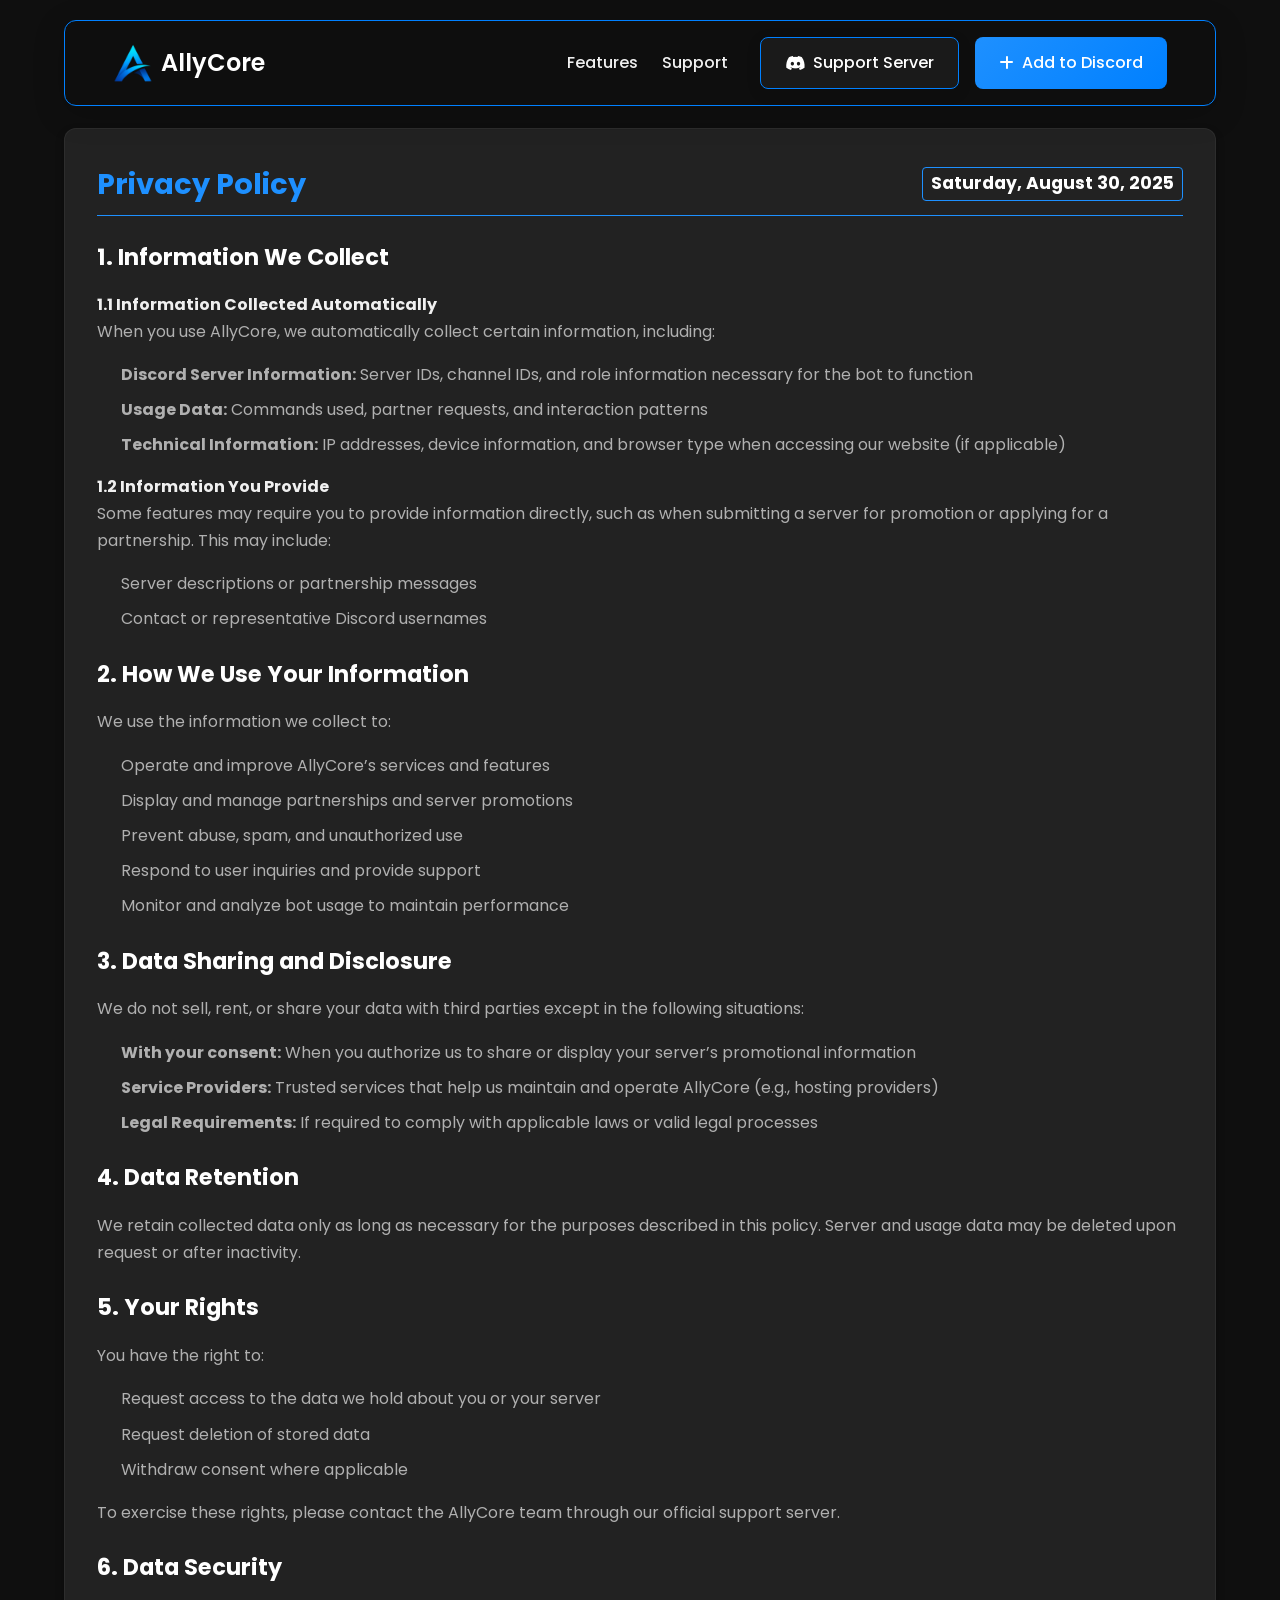
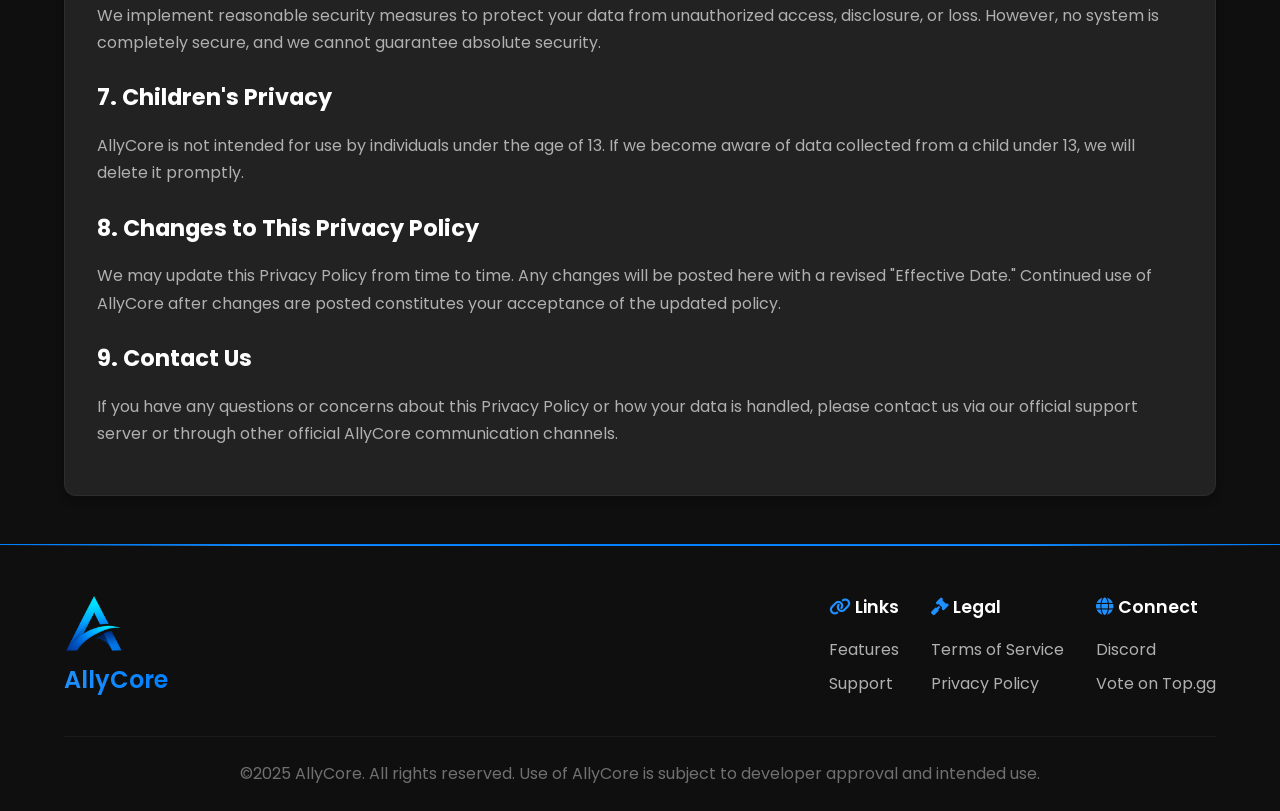
<file: privacy.html>
<!DOCTYPE html>
<html lang="en">

<head>
  <meta charset="UTF-8">
  <meta name="viewport" content="width=device-width, initial-scale=1.0">
  <title>Privacy Policy - AllyCore</title>

  <meta name="description" content="Privacy Policy for AllyCore - A premium music experience for your Discord server.">
  <meta property="og:title" content="AllyCore - Privacy Policy">
  <meta property="og:description" content="Privacy Policy for AllyCore Discord music bot.">
  <meta property="og:type" content="website">
  <meta property="og:url" content="https://AllyCoremusic.vercel.app/privacy.html">
  <meta property="og:image" content="./assets/images/AllyCore.png">

  <link rel="shortcut icon" href="./assets/images/AllyCore.png" type="image/x-icon">

  <link rel="stylesheet" href="./assets/css/style.css">
  <link rel="stylesheet" href="./assets/css/preloader.css">
  <link rel="stylesheet" href="./assets/css/theme.css">

  <link rel="preconnect" href="https://fonts.googleapis.com">
  <link rel="preconnect" href="https://fonts.gstatic.com" crossorigin>
  <link href="https://fonts.googleapis.com/css2?family=Poppins:wght@300;400;500;600;700&display=swap" rel="stylesheet">

  <link rel="stylesheet" href="https://cdnjs.cloudflare.com/ajax/libs/font-awesome/6.4.0/css/all.min.css">

  <style>
    .legal-content {
      padding: var(--spacing-xxl) 0;
      min-height: 70vh;
    }

    .legal-container {
      background: var(--bg-card);
      border-radius: var(--radius-lg);
      padding: var(--spacing-xl);
      box-shadow: var(--shadow-md);
      border: 1px solid rgba(255, 255, 255, 0.05);
      margin-top: 80px;
    }

    .legal-container h2 {
      color: var(--primary);
      margin-bottom: var(--spacing-lg);
      font-size: 1.8rem;
      border-bottom: 1px solid #1e90ff;
      padding-bottom: var(--spacing-sm);
    }

    .legal-container h3 {
      color: var(--text-white);
      margin: var(--spacing-lg) 0 var(--spacing-md);
      font-size: 1.4rem;
    }

    .legal-container p,
    .legal-container ul,
    .legal-container ol {
      margin-bottom: var(--spacing-md);
      color: var(--text-gray);
      line-height: 1.7;
    }

    .legal-container ul,
    .legal-container ol {
      padding-left: var(--spacing-lg);
    }

    .legal-container li {
      margin-bottom: var(--spacing-sm);
    }

    .legal-container a {
      color: var(--primary-light);
      text-decoration: underline;
      transition: color var(--transition-normal);
    }

    .legal-container a:hover {
      color: var(--primary);
    }

    .legal-date {
      font-style: italic;
      color: var(--text-dark);
      margin-top: var(--spacing-xl);
      text-align: right;
    }
  </style>
</head>

<body>
  <!-- Preloader -->
  <div class="preloader">
    <div class="loader">
      <div class="loader-circle"></div>
      <div class="loader-circle"></div>
      <img src="./assets/images/AllyCore.png" alt="AllyCore Logo" class="loader-logo">
    </div>
  </div>

  <header class="header">
    <div class="container">
      <div class="header-content">
        <a href="index.html" class="logo">
          <img src="./assets/images/AllyCore.png" alt="AllyCore Logo">
          <h1>AllyCore</h1>
        </a>

        <div class="mobile-menu-toggle">
          <i class="fas fa-bars"></i>
        </div>

        <div class="nav-container">
          <nav class="nav">
            <ul class="nav-list">
              <li><a href="index.html#features" class="nav-link">Features</a></li>
              <li><a href="index.html#support" class="nav-link">Support</a></li>
            </ul>
          </nav>
          <div class="header-buttons">
            <a href="https://discord.gg/DWKSnmth5w"" class="btn btn-secondary" target="_blank">
              <i class="fab fa-discord"></i> <span>Support Server</span>
            </a>
            <a href="https://discord.com/oauth2/authorize?client_id=1398420016562573393&permissions=412317199424&integration_type=0&scope=bot+applications.commands"
              class="btn btn-primary" target="_blank">
              <i class="fas fa-plus"></i> <span>Add to Discord</span>
            </a>
          </div>
        </div>
      </div>
    </div>
  </header>

  <section class="legal-content">
    <div class="container">
      <div class="section-header">
      </div>

      <div class="legal-container">
        <h2 style="display: flex; justify-content: space-between; align-items: center;">
          <span>Privacy Policy</span>
          <span
            style="font-size: 0.6em; color: #ffffff; padding: 2px 8px; border-radius: 4px; border: 1px solid #1e90ff;">
            Saturday, August 30, 2025
          </span>
        </h2>

        <h3>1. Information We Collect</h3>

        <h4>1.1 Information Collected Automatically</h4>
        <p>When you use AllyCore, we automatically collect certain information, including:</p>
        <ul>
          <li><strong>Discord Server Information:</strong> Server IDs, channel IDs, and role information necessary for
            the bot to function</li>
          <li><strong>Usage Data:</strong> Commands used, partner requests, and interaction patterns</li>
          <li><strong>Technical Information:</strong> IP addresses, device information, and browser type when accessing
            our website (if applicable)</li>
        </ul>

        <h4>1.2 Information You Provide</h4>
        <p>Some features may require you to provide information directly, such as when submitting a server for promotion
          or applying for a partnership. This may include:</p>
        <ul>
          <li>Server descriptions or partnership messages</li>
          <li>Contact or representative Discord usernames</li>
        </ul>

        <h3>2. How We Use Your Information</h3>
        <p>We use the information we collect to:</p>
        <ul>
          <li>Operate and improve AllyCore’s services and features</li>
          <li>Display and manage partnerships and server promotions</li>
          <li>Prevent abuse, spam, and unauthorized use</li>
          <li>Respond to user inquiries and provide support</li>
          <li>Monitor and analyze bot usage to maintain performance</li>
        </ul>

        <h3>3. Data Sharing and Disclosure</h3>
        <p>We do not sell, rent, or share your data with third parties except in the following situations:</p>
        <ul>
          <li><strong>With your consent:</strong> When you authorize us to share or display your server’s promotional
            information</li>
          <li><strong>Service Providers:</strong> Trusted services that help us maintain and operate AllyCore (e.g.,
            hosting providers)</li>
          <li><strong>Legal Requirements:</strong> If required to comply with applicable laws or valid legal processes
          </li>
        </ul>

        <h3>4. Data Retention</h3>
        <p>We retain collected data only as long as necessary for the purposes described in this policy. Server and
          usage data may be deleted upon request or after inactivity.</p>

        <h3>5. Your Rights</h3>
        <p>You have the right to:</p>
        <ul>
          <li>Request access to the data we hold about you or your server</li>
          <li>Request deletion of stored data</li>
          <li>Withdraw consent where applicable</li>
        </ul>
        <p>To exercise these rights, please contact the AllyCore team through our official support server.</p>

        <h3>6. Data Security</h3>
        <p>We implement reasonable security measures to protect your data from unauthorized access, disclosure, or loss.
          However, no system is completely secure, and we cannot guarantee absolute security.</p>

        <h3>7. Children's Privacy</h3>
        <p>AllyCore is not intended for use by individuals under the age of 13. If we become aware of data collected
          from a child under 13, we will delete it promptly.</p>

        <h3>8. Changes to This Privacy Policy</h3>
        <p>We may update this Privacy Policy from time to time. Any changes will be posted here with a revised
          "Effective Date." Continued use of AllyCore after changes are posted constitutes your acceptance of the
          updated policy.</p>

        <h3>9. Contact Us</h3>
        <p>If you have any questions or concerns about this Privacy Policy or how your data is handled, please contact
          us via our official support server or through other official AllyCore communication channels.</p>
      </div>
    </div>
  </section>

  <footer class="footer">
    <div class="container">
      <div class="footer-content">
        <a href="index.html" class="footer-logo">
          <img src="./assets/images/AllyCore.png" alt="AllyCore Logo">
          <h2>AllyCore</h2>
        </a>
        <div class="footer-links">
          <div class="footer-column">
            <h3><i class="fas fa-link"></i> Links</h3>
            <ul>
              <li><a href="index.html#features"></i> Features</a></li>
              <li><a href="index.html#support"></i> Support</a></li>
            </ul>
          </div>
          <div class="footer-column">
            <h3><i class="fas fa-gavel"></i> Legal</h3>
            <ul>
              <li><a href="terms.html"></i> Terms of Service</a></li>
              <li><a href="privacy.html"></i> Privacy Policy</a></li>
            </ul>
          </div>
          <div class="footer-column">
            <h3><i class="fas fa-globe"></i> Connect</h3>
            <ul>
              <li><a href="https://discord.gg/DWKSnmth5w" target="_blank"></i> Discord</a>
              </li>
              <li><a href="https://discord.gg/DWKSnmth5w" target="_blank"></i>
                  Vote on Top.gg</a></li>
            </ul>
          </div>
        </div>
      </div>
      <div class="footer-bottom">
        <p>&copy;2025 AllyCore. All rights reserved. Use of AllyCore is subject to developer approval and intended use.</p>
      </div>
    </div>
  </footer>

  <script src="./assets/js/preloader.js"></script>
  <script src="./assets/js/script.js"></script>
</body>

</html>
</file>
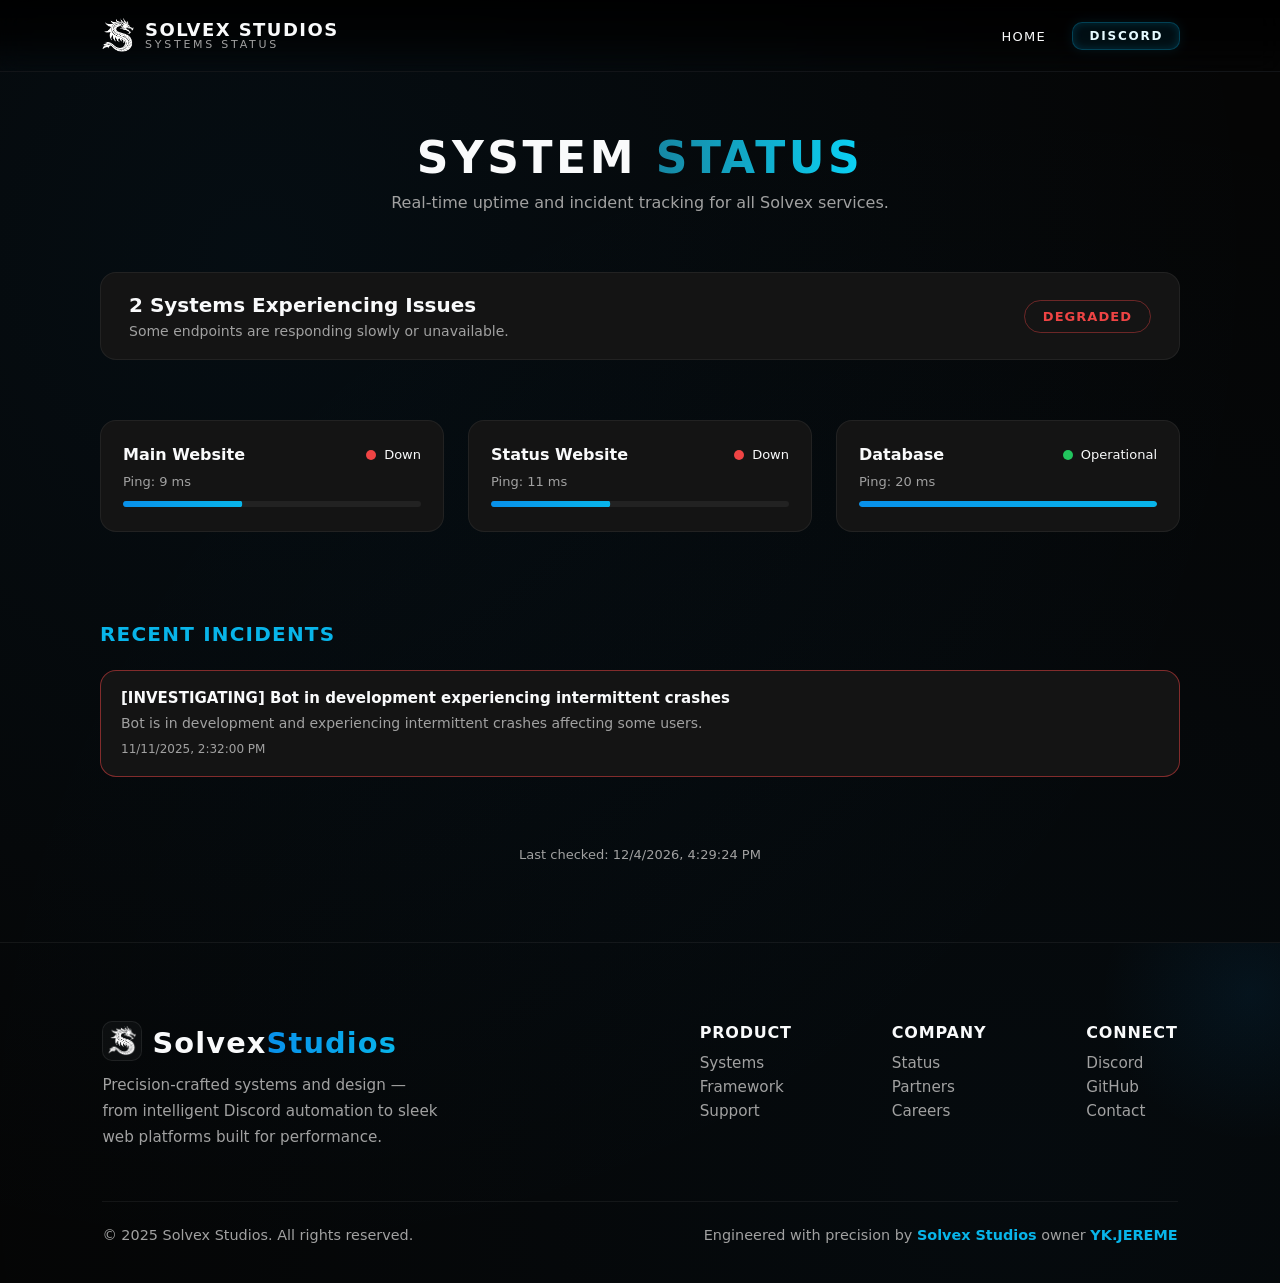
<file: status.html>
<!DOCTYPE html>
<html lang="en">

<head>
    <meta charset="UTF-8" />
    <meta name="viewport" content="width=device-width, initial-scale=1" />
    <title>Solvex Studios — System Status</title>
    <meta name="description"
        content="Solvex Studios System Status provides real-time updates on the operational status of our services and infrastructure." />
    <link rel="icon" type="image/png" href="S.png" />
    <link rel="apple-touch-icon" href="S.png" />
    <link rel="shortcut icon" href="S.png" />
    <meta name="theme-color" content="#3aa0ff" />
    <style>
        :root {
            --bg: #050505;
            --bg-alt: #0b0b0b;
            --card: #141414;
            --accent: #0890ea;
            --accent-soft: #08b5ea;
            --good: #22c55e;
            --warn: #facc15;
            --bad: #ef4444;
            --text: #f9fafb;
            --muted: #a1a1a1;
            --border-subtle: rgba(255, 255, 255, 0.06);
            --radius: 16px;
            --transition: all 0.3s ease;
            --shadow: 0 0 40px rgba(0, 0, 0, 0.3);
            --nav-height: 72px;
        }

        * {
            box-sizing: border-box;
            margin: 0;
            padding: 0
        }

        body {
            font-family: "Inter", system-ui, -apple-system, Segoe UI, sans-serif;
            background:
                radial-gradient(circle at 20% 20%, rgba(8, 144, 234, 0.06), transparent 70%),
                radial-gradient(circle at 80% 90%, rgba(8, 144, 234, 0.04), transparent 70%),
                var(--bg);
            color: var(--text);
            min-height: 100vh;
            overflow-x: hidden;
        }

        a {
            color: inherit;
            text-decoration: none;
        }

        header {
            position: fixed;
            top: 0;
            left: 0;
            right: 0;
            height: var(--nav-height);
            z-index: 50;
            backdrop-filter: blur(14px);
            background: linear-gradient(to bottom,
                    rgba(0, 0, 0, 0.9),
                    rgba(0, 0, 0, 0.7),
                    transparent);
            border-bottom: 1px solid rgba(148, 163, 184, 0.12);
        }

        .nav-inner {
            max-width: 1120px;
            height: 100%;
            margin: 0 auto;
            padding: 0 20px;
            display: flex;
            align-items: center;
            justify-content: space-between;
            gap: 18px;
        }

        .brand {
            display: flex;
            align-items: center;
            gap: 10px;
        }

        .brand-mark {
            width: 35px;
            height: 35px;
            border-radius: 12px;
            display: flex;
            align-items: center;
            justify-content: center;
            overflow: hidden;
        }

        .brand-mark img {
            width: 35px;
            height: 35px;
            object-fit: contain;
        }

        .brand-text {
            display: flex;
            flex-direction: column;
            line-height: 1.1;
        }

        .brand-title {
            font-weight: 600;
            font-size: 18px;
            letter-spacing: 0.08em;
            text-transform: uppercase;
        }

        .brand-sub {
            font-size: 11px;
            text-transform: uppercase;
            letter-spacing: 0.25em;
            color: var(--muted);
        }

        nav {
            margin-left: auto;
            display: flex;
            align-items: center;
            gap: 26px;
        }

        nav ul {
            display: flex;
            gap: 22px;
            list-style: none;
        }

        nav a {
            position: relative;
            font-size: 13px;
            font-weight: 500;
            text-transform: uppercase;
            letter-spacing: 0.1em;
            padding: 3px 0;
            color: var(--text);
            transition: color 0.2s ease;
        }

        nav a:not(.nav-cta)::after {
            content: "";
            position: absolute;
            left: 0;
            bottom: -3px;
            width: 0;
            height: 2px;
            background: linear-gradient(90deg, var(--accent), var(--accent-soft));
            transition: width 0.25s ease;
        }

        nav a:not(.nav-cta):hover::after {
            width: 100%;
        }

        .nav-cta {
            display: inline-block;
            padding: 6px 16px;
            border-radius: 10px;
            font-size: 12px;
            letter-spacing: 0.15em;
            text-transform: uppercase;
            font-weight: 600;
            color: #e6faff;
            background: rgba(8, 181, 234, 0.08);
            border: 1px solid rgba(8, 181, 234, 0.3);
            backdrop-filter: blur(10px);
            -webkit-backdrop-filter: blur(10px);
            box-shadow: inset 0 0 8px rgba(8, 181, 234, 0.2),
                0 0 12px rgba(8, 181, 234, 0.1);
            transition: all 0.3s ease;
            text-decoration: none;
        }

        .nav-cta:hover,
        .nav-cta:focus,
        .nav-cta:active {
            background: rgba(8, 181, 234, 0.2);
            border-color: rgba(8, 181, 234, 0.6);
            color: #fff;
            transform: translateY(-1px) scale(1.03);
            text-decoration: none;
        }

        main {
            max-width: 1120px;
            margin: 0 auto;
            padding: calc(var(--nav-height) + 60px) 20px 80px;
        }

        h1 {
            text-align: center;
            font-size: clamp(28px, 5vw, 44px);
            text-transform: uppercase;
            letter-spacing: 0.08em;
            margin-bottom: 10px;
        }

        h1 span {
            background: linear-gradient(90deg, #1687a3, #0bd2f5);
            -webkit-background-clip: text;
            -webkit-text-fill-color: transparent;
        }

        .subtitle {
            text-align: center;
            color: var(--muted);
            margin-bottom: 60px
        }

        .status-summary {
            display: flex;
            align-items: center;
            justify-content: space-between;
            background: var(--card);
            border: 1px solid var(--border-subtle);
            border-radius: var(--radius);
            padding: 20px 28px;
            margin-bottom: 60px;
            flex-wrap: wrap;
            gap: 20px;
        }

        .summary-left h2 {
            font-size: 20px;
            font-weight: 700;
            margin-bottom: 6px
        }

        .summary-left p {
            color: var(--muted);
            font-size: 14px
        }

        .summary-badge {
            padding: 8px 18px;
            border-radius: 999px;
            border: 1px solid rgba(255, 255, 255, 0.1);
            font-size: 13px;
            text-transform: uppercase;
            letter-spacing: 0.08em;
            font-weight: 600;
        }

        .summary-badge.up {
            color: var(--good);
            border-color: rgba(34, 197, 94, 0.4)
        }

        .summary-badge.partial {
            color: var(--warn);
            border-color: rgba(234, 179, 8, 0.4)
        }

        .summary-badge.down {
            color: var(--bad);
            border-color: rgba(239, 68, 68, 0.4)
        }

        .status-grid {
            display: grid;
            grid-template-columns: repeat(auto-fit, minmax(300px, 1fr));
            gap: 24px;
        }

        .status-card {
            background: var(--card);
            border: 1px solid var(--border-subtle);
            border-radius: var(--radius);
            padding: 24px 22px;
            transition: var(--transition);
            position: relative;
        }

        .status-card:hover {
            border-color: rgba(8, 144, 234, 0.5);
            transform: translateY(-3px)
        }

        .status-header {
            display: flex;
            align-items: center;
            justify-content: space-between;
            margin-bottom: 10px;
        }

        .status-name {
            font-weight: 600;
            font-size: 16px
        }

        .status-indicator {
            display: flex;
            align-items: center;
            gap: 8px;
            font-size: 13px;
            font-weight: 500
        }

        .dot {
            width: 10px;
            height: 10px;
            border-radius: 50%
        }

        .up .dot {
            background: var(--good)
        }

        .partial .dot {
            background: var(--warn)
        }

        .down .dot {
            background: var(--bad)
        }

        .status-desc {
            color: var(--muted);
            font-size: 13px;
            margin-bottom: 8px
        }

        .ping {
            font-size: 13px;
            color: var(--muted)
        }

        .uptime-bar {
            margin-top: 12px;
            height: 6px;
            border-radius: 4px;
            background: rgba(255, 255, 255, 0.06);
            overflow: hidden;
        }

        .uptime-fill {
            height: 100%;
            border-radius: inherit;
            background: linear-gradient(90deg, var(--accent), var(--accent-soft));
            width: 100%;
            transform-origin: left;
            transform: scaleX(1);
            transition: transform 0.3s ease;
        }

        .incidents {
            margin-top: 90px
        }

        .incidents h2 {
            font-size: 20px;
            text-transform: uppercase;
            letter-spacing: 0.06em;
            color: var(--accent-soft);
            margin-bottom: 24px;
            text-align: left
        }

        .incident-card {
            background: var(--card);
            border: 1px solid rgba(239, 68, 68, 0.5);
            border-radius: var(--radius);
            padding: 18px 20px;
            margin-bottom: 20px;
        }

        .incident-card.resolved {
            border-color: rgba(34, 197, 94, 0.5)
        }

        .incident-title {
            font-weight: 600;
            margin-bottom: 6px;
            font-size: 15px
        }

        .incident-card.resolved .incident-title {
            color: var(--good)
        }

        .incident-desc {
            color: var(--muted);
            font-size: 14px;
            line-height: 1.5
        }

        .last-checked {
            text-align: center;
            margin-top: 70px;
            color: var(--muted);
            font-size: 13px
        }

        @media(max-width:700px) {
            .status-summary {
                flex-direction: column;
                align-items: flex-start;
                padding: 20px
            }

            .summary-left {
                text-align: left
            }

            .summary-badge {
                align-self: flex-start
            }

            .status-grid {
                grid-template-columns: 1fr
            }
        }

        footer {
            border-top: 1px solid var(--border-subtle);
            color: var(--muted);
            padding: 80px 8% 40px;
            position: relative;
            overflow: hidden;
        }

        footer::before {
            content: "";
            position: absolute;
            top: -100px;
            right: -120px;
            width: 300px;
            height: 300px;
            background: radial-gradient(circle at center, rgba(8, 144, 234, 0.08), transparent 70%);
            z-index: 0;
            pointer-events: none;
        }

        .footer-container {
            display: flex;
            justify-content: space-between;
            align-items: flex-start;
            flex-wrap: wrap;
            gap: 80px;
            margin-bottom: 50px;
            position: relative;
            z-index: 1;
        }

        .footer-brand {
            max-width: 380px;
            position: relative;
            z-index: 2;
        }

        .footer-logo-inline {
            width: 40px;
            height: 40px;
            object-fit: contain;
            border-radius: 10px;
            background: rgba(255, 255, 255, 0.03);
            border: 1px solid rgba(255, 255, 255, 0.08);
            padding: 4px;
            margin-right: 10px;
            vertical-align: middle;
            transform: translateY(-2px);
            transition: transform 0.3s ease, border-color 0.3s ease, background 0.3s ease;
        }

        .footer-logo-inline:hover {
            transform: translateY(-2px) scale(1.05);
            border-color: rgba(8, 144, 234, 0.25);
            background: rgba(8, 144, 234, 0.08);
        }

        .footer-brand h3 {
            display: flex;
            align-items: center;
            font-size: 1.8rem;
            font-weight: 700;
            letter-spacing: 0.04em;
            color: var(--text);
            margin-bottom: 8px;
        }

        .footer-brand h3 span {
            background: linear-gradient(90deg, var(--accent), var(--accent-soft));
            -webkit-background-clip: text;
            -webkit-text-fill-color: transparent;
        }

        .footer-brand p {
            max-width: 340px;
            color: var(--muted);
            font-size: 0.95rem;
            margin-top: 10px;
            line-height: 1.7;
        }

        .footer-links {
            display: flex;
            gap: 100px;
            flex-wrap: wrap;
        }

        .footer-links h4 {
            color: var(--text);
            font-weight: 600;
            margin-bottom: 12px;
            font-size: 1rem;
            letter-spacing: 0.05em;
            text-transform: uppercase;
        }

        .footer-links a {
            display: block;
            color: var(--muted);
            font-size: 0.95rem;
            text-decoration: none;
            margin: 6px 0;
            transition: color 0.25s ease;
            position: relative;
        }

        .footer-links a::after {
            content: "";
            position: absolute;
            left: 0;
            bottom: -2px;
            width: 0%;
            height: 1px;
            background: linear-gradient(90deg, var(--accent), var(--accent-soft));
            transition: width 0.3s ease;
        }

        .footer-links a:hover {
            color: var(--accent-soft);
        }

        .footer-links a:hover::after {
            width: 100%;
        }

        .footer-bottom {
            border-top: 1px solid rgba(255, 255, 255, 0.06);
            display: flex;
            justify-content: space-between;
            align-items: center;
            flex-wrap: wrap;
            padding-top: 25px;
            font-size: 0.9rem;
            color: var(--muted);
            gap: 10px;
            position: relative;
            z-index: 1;
        }

        .footer-bottom span {
            color: var(--text);
            font-weight: 600;
        }

        .footer-bottom a {
            color: var(--accent-soft);
            font-weight: 600;
            text-decoration: none;
            transition: color 0.3s ease;
        }

        .footer-bottom a:hover {
            color: var(--text);
        }

        @media (max-width: 900px) {
            .footer-container {
                flex-direction: column;
                align-items: flex-start;
                gap: 50px;
            }

            .footer-links {
                gap: 60px;
            }
        }

        @media (max-width: 640px) {

            .footer-container,
            .footer-bottom {
                text-align: center;
                align-items: center;
                justify-content: center;
            }

            .footer-links {
                flex-direction: column;
                gap: 40px;
            }

            .footer-brand h3 {
                justify-content: center;
            }

            .footer-brand p {
                text-align: center;
                margin: 0 auto;
            }
        }

        ::-webkit-scrollbar {
            display: none
        }

        .popup-overlay {
            position: fixed;
            inset: 0;
            background: rgba(0, 0, 0, 0.75);
            backdrop-filter: blur(6px);
            display: flex;
            align-items: center;
            justify-content: center;
            z-index: 9999;
            animation: fadeIn 0.35s ease forwards;
        }

        .popup {
            background: #0b0f19;
            border: 1px solid rgba(90, 150, 255, 0.25);
            border-radius: 18px;
            padding: 40px 36px;
            width: min(460px, 90%);
            text-align: center;
            box-shadow: 0 10px 30px rgba(0, 0, 0, 0.4);
            animation: scaleIn 0.35s ease forwards;
            position: relative;
            overflow: hidden;
        }

        .popup::before {
            content: "";
            position: absolute;
            top: 0;
            left: 0;
            height: 3px;
            width: 100%;
            background: linear-gradient(90deg, #3aa0ff, #6db7ff);
            animation: slideBar 3s linear infinite;
        }

        .popup h2 {
            font-size: 1.7rem;
            margin-bottom: 14px;
            font-weight: 700;
            background: linear-gradient(90deg, #3aa0ff, #6db7ff);
            -webkit-background-clip: text;
            -webkit-text-fill-color: transparent;
        }

        .popup p {
            color: #b3c4d6;
            line-height: 1.6;
            font-size: 1rem;
            margin-bottom: 28px;
        }

        .popup button {
            background: #1a2538;
            color: #d6e9ff;
            border: 1px solid rgba(90, 150, 255, 0.35);
            border-radius: 12px;
            padding: 12px 28px;
            font-size: 0.95rem;
            font-weight: 600;
            cursor: pointer;
            transition: all 0.28s ease;
        }

        .popup button:hover {
            transform: translateY(-1px);
            background: #22304b;
            border-color: rgba(110, 170, 255, 0.6);
        }

        .popup button:active {
            transform: scale(0.97);
        }

        @keyframes fadeIn {
            from {
                opacity: 0;
            }

            to {
                opacity: 1;
            }
        }

        @keyframes scaleIn {
            0% {
                transform: scale(0.88);
                opacity: 0;
            }

            100% {
                transform: scale(1);
                opacity: 1;
            }
        }

        @keyframes slideBar {
            0% {
                transform: translateX(-100%);
            }

            100% {
                transform: translateX(100%);
            }
        }
    </style>
</head>

<body>
    <header>
        <div class="nav-inner">
            <div class="brand">
                <div class="brand-mark">
                    <img src="/S.png" alt="Logo">
                </div>
                <div class="brand-text">
                    <div class="brand-title">Solvex Studios</div>
                    <div class="brand-sub">systems Status</div>
                </div>
            </div>

            <nav>
                <ul>
                    <li><a href="https://solvexs.xyz/">Home</a></li>
                </ul>

                <a href="https://discord.gg/FpXhZxRj" class="nav-cta">Discord</a>
            </nav>
        </div>
    </header>

    <main>
        <h1>System <span>Status</span></h1>
        <p class="subtitle">Real-time uptime and incident tracking for all Solvex services.</p>

        <div class="status-summary" id="summary">
            <div class="summary-left">
                <h2>Checking system health...</h2>
                <p>Gathering live data from all endpoints.</p>
            </div>
            <div class="summary-badge">Loading</div>
        </div>

        <div class="status-grid" id="grid"></div>

        <section class="incidents">
            <h2>Recent Incidents</h2>
            <div id="incidentContainer">
                <p style="color:var(--muted);font-size:14px;">No current incidents reported.</p>
            </div>
        </section>

        <p class="last-checked">Last checked: <span id="checked">--</span></p>
    </main>
    <footer>
        <div class="footer-container">
            <div class="footer-brand">
                <h3>
                    <img src="/S.png" alt="Solvex Studios Logo" class="footer-logo-inline" />
                    Solvex <span>Studios</span>
                </h3>
                <p>
                    Precision-crafted systems and design — from intelligent Discord automation
                    to sleek web platforms built for performance.
                </p>
            </div>

            <div class="footer-links">
                <div>
                    <h4>Product</h4>
                    <a href="#systems">Systems</a>
                    <a href="#vision">Framework</a>
                    <a href="https://discord.gg/FpXhZxRj">Support</a>
                </div>
                <div>
                    <h4>Company</h4>
                    <a href="https://solvexs.xyz/status">Status</a>
                    <a href="https://solvexs.xyz/partners">Partners</a>
                    <a href="https://solvexs.xyz/careers">Careers</a>
                </div>
                <div>
                    <h4>Connect</h4>
                    <a href="https://discord.gg/FpXhZxRj">Discord</a>
                    <a href="#">GitHub</a>
                    <a href="https://discord.gg/FpXhZxRj">Contact</a>
                </div>
            </div>
        </div>

        <div class="footer-bottom">
            <p>© 2025 Solvex Studios. All rights reserved.</p>
            <p>Engineered with precision by
                <a href="https://solvexs.xyz" target="_blank" class="link">Solvex Studios</a>
                owner
                <a href="https://discord.gg/FpXhZxRj" target="_blank" class="link">YK.JEREME</a>
            </p>

        </div>
    </footer>

    <script>
        document.getElementById("year").textContent = new Date().getFullYear();
    </script>

    <script>
        const services = [
            { name: "Main Website", url: "https://solvexs.xyz" },
            { name: "Status Website", url: "https://solvexs.xyz/status" },
            { name: "Database", url: "" },
        ];
        const grid = document.getElementById("grid");
        const summary = document.getElementById("summary");
        const badge = summary.querySelector(".summary-badge");
        const title = summary.querySelector("h2");
        const sub = summary.querySelector("p");
        const incidents = document.getElementById("incidentContainer");
        const checked = document.getElementById("checked");

        function makeCard(svc) {
            const div = document.createElement("div");
            div.className = "status-card";
            div.innerHTML = `
    <div class="status-header">
      <div class="status-name">${svc.name}</div>
      <div class="status-indicator"><div class="dot"></div><span>Checking...</span></div>
    </div>
    <div class="ping">Ping: --</div>
    <div class="uptime-bar"><div class="uptime-fill"></div></div>
  `;
            grid.appendChild(div);
            return div;
        }
        const cards = services.map(makeCard);

        async function checkService(url) {
            const start = performance.now();
            try {
                const controller = new AbortController();
                const timeout = setTimeout(() => controller.abort(), 8000);
                await fetch(url, { mode: "no-cors", signal: controller.signal });
                clearTimeout(timeout);
                const ms = Math.round(performance.now() - start);
                return { ok: true, ms };
            } catch {
                const ms = Math.round(performance.now() - start);
                return { ok: false, ms };
            }
        }

        async function fetchIncidents() {
            try {
                const res = await fetch("./status-data.json", {
                    cache: "no-cache"
                });
                if (!res.ok) throw new Error(`HTTP ${res.status}`);

                const data = await res.json();
                console.log("Loaded incidents:", data);

                incidents.innerHTML = "";

                if (!data.incidents || data.incidents.length === 0) {
                    incidents.innerHTML =
                        "<p style='color:var(--muted);font-size:14px;'>No incidents reported.</p>";
                    return;
                }

                data.incidents.slice(0, 5).forEach(i => {
                    const c = document.createElement("div");
                    c.className = "incident-card " + (i.status === "resolved" ? "resolved" : "");
                    c.innerHTML = `
        <div class="incident-title">[${i.status.toUpperCase()}] ${i.title}</div>
        <div class="incident-desc">${i.description}</div>
        <div class="incident-desc" style="font-size:12px;margin-top:6px;color:var(--muted);">
          ${new Date(i.timestamp).toLocaleString()}
        </div>
      `;
                    incidents.appendChild(c);
                });

            } catch (err) {
                console.error("Error loading incidents:", err);
                incidents.innerHTML =
                    "<p style='color:var(--muted);font-size:14px;'>Unable to load incidents.</p>";
            }
        }

        document.addEventListener("DOMContentLoaded", fetchIncidents);


        async function update() {
            checked.textContent = new Date().toLocaleString();
            let down = 0;
            for (let i = 0; i < services.length; i++) {
                const svc = services[i];
                const card = cards[i];
                const ind = card.querySelector(".status-indicator");
                const dot = ind.querySelector(".dot");
                const text = ind.querySelector("span");
                const ping = card.querySelector(".ping");
                const bar = card.querySelector(".uptime-fill");
                const { ok, ms } = await checkService(svc.url);
                ping.textContent = `Ping: ${ms} ms`;
                if (!ok || ms > 3000) {
                    dot.style.background = "#ef4444"; text.textContent = "Down"; down++;
                    bar.style.transform = "scaleX(0.4)";
                } else if (ms > 1000) {
                    dot.style.background = "#facc15"; text.textContent = "Slow";
                    bar.style.transform = "scaleX(0.7)";
                } else {
                    dot.style.background = "#22c55e"; text.textContent = "Operational";
                    bar.style.transform = "scaleX(1)";
                }
            }
            if (down === 0) {
                title.textContent = "All Systems Operational";
                sub.textContent = "Everything is running smoothly.";
                badge.textContent = "Operational";
                badge.className = "summary-badge up";
            } else {
                title.textContent = `${down} System${down > 1 ? "s" : ""} Experiencing Issues`;
                sub.textContent = "Some endpoints are responding slowly or unavailable.";
                badge.textContent = "Degraded";
                badge.className = "summary-badge down";
            }
            fetchIncidents();
        }

        update();
        setInterval(update, 1000);
    </script>
</body>

</html>
</file>
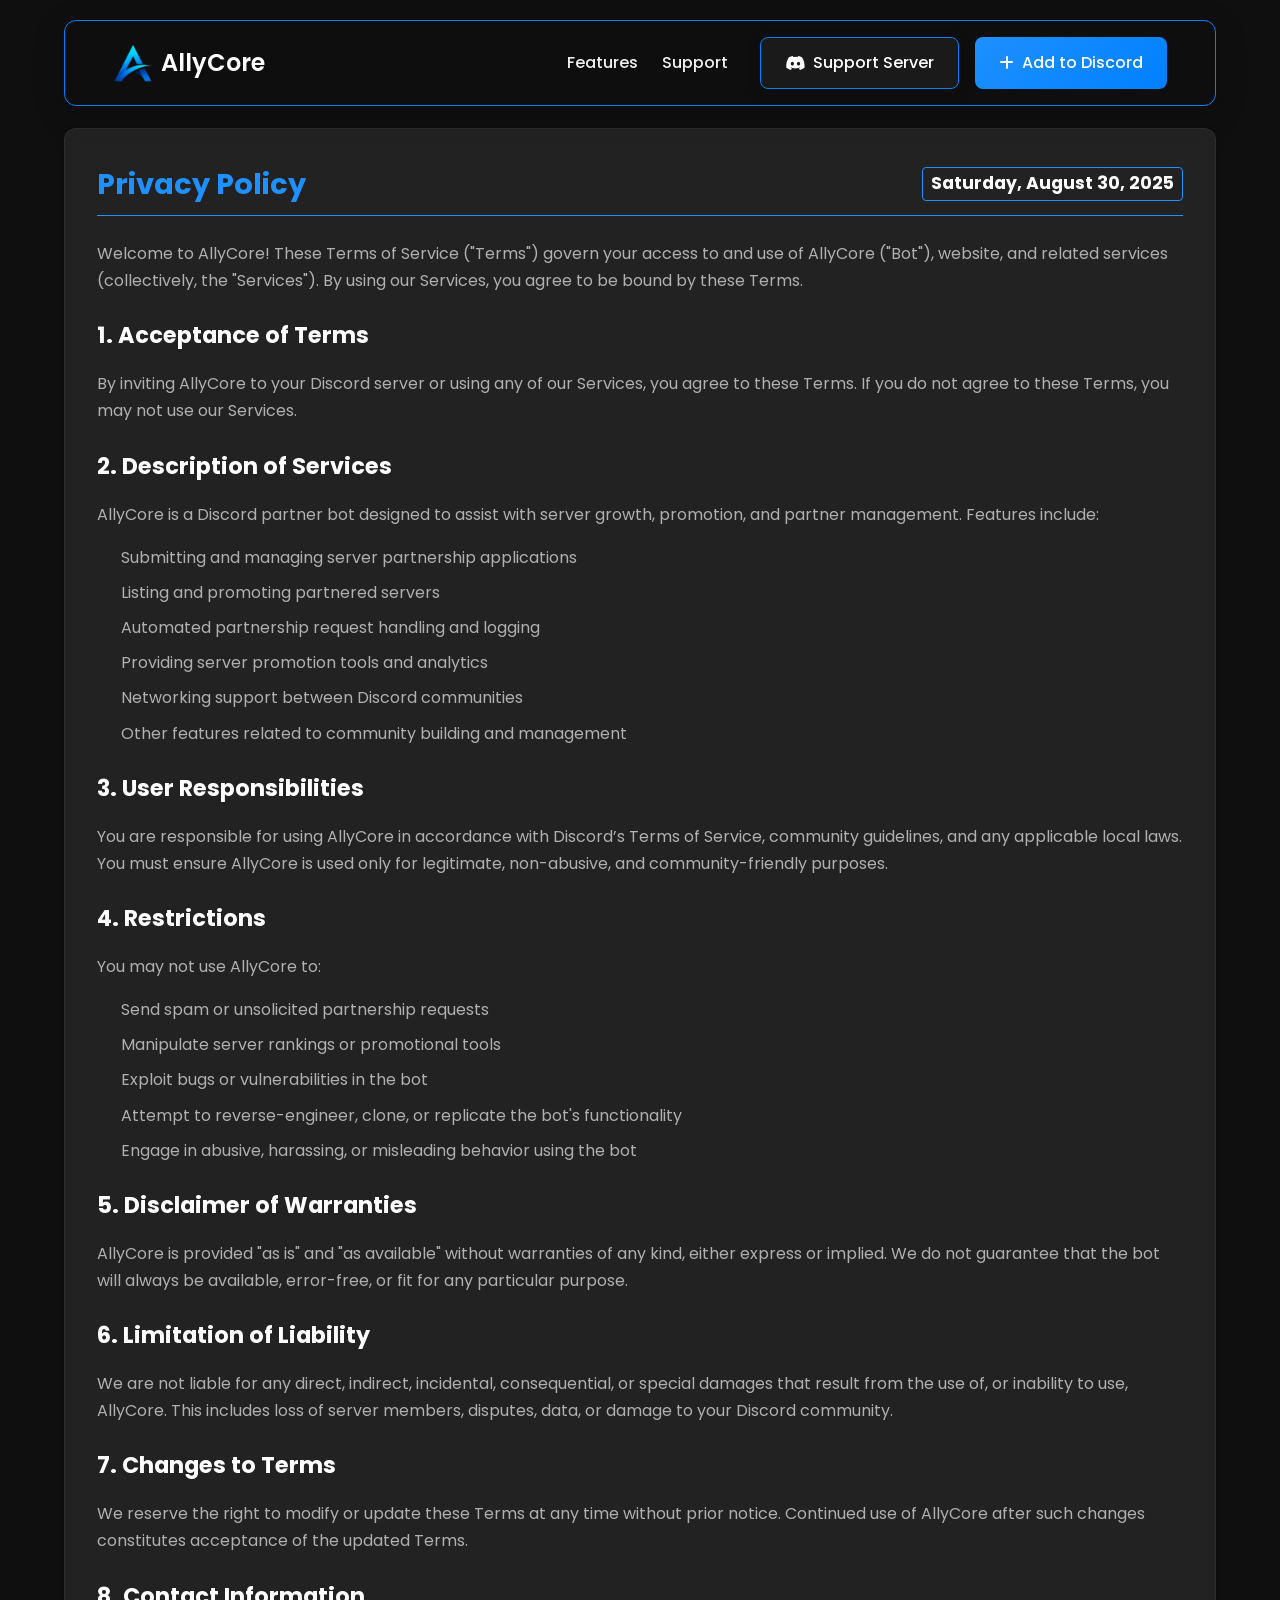
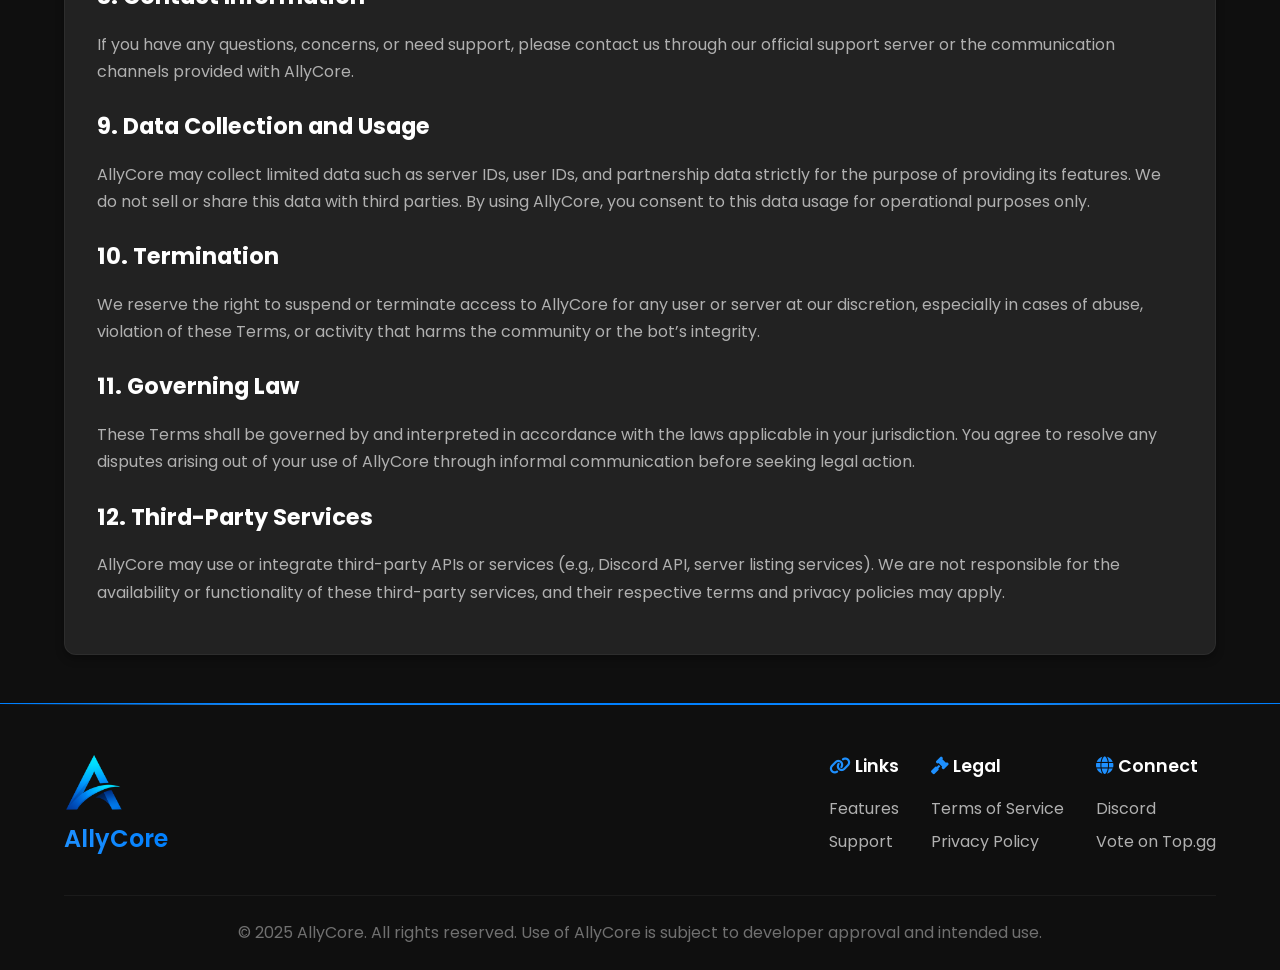
<file: terms.html>
<!DOCTYPE html>
<html lang="en">

<head>
  <meta charset="UTF-8">
  <meta name="viewport" content="width=device-width, initial-scale=1.0">
  <title>Terms of Service - AllyCore</title>

  <meta name="description"
    content="Terms of Service for AllyCore - A premium music experience for your Discord server.">
  <meta property="og:title" content="AllyCore - Terms of Service">
  <meta property="og:description" content="Terms of Service for AllyCore Discord music bot.">
  <meta property="og:type" content="website">
  <meta property="og:url" content="https://AllyCoremusic.vercel.app/terms.html">
  <meta property="og:image" content="./assets/images/AllyCore.png">

  <link rel="shortcut icon" href="./assets/images/AllyCore.png" type="image/x-icon">

  <link rel="stylesheet" href="./assets/css/style.css">
  <link rel="stylesheet" href="./assets/css/preloader.css">
  <link rel="stylesheet" href="./assets/css/theme.css">

  <link rel="preconnect" href="https://fonts.googleapis.com">
  <link rel="preconnect" href="https://fonts.gstatic.com" crossorigin>
  <link href="https://fonts.googleapis.com/css2?family=Poppins:wght@300;400;500;600;700&display=swap" rel="stylesheet">

  <link rel="stylesheet" href="https://cdnjs.cloudflare.com/ajax/libs/font-awesome/6.4.0/css/all.min.css">

  <style>
    .legal-content {
      padding: var(--spacing-xxl) 0;
      min-height: 70vh;
    }

    .legal-container {
      background: var(--bg-card);
      border-radius: var(--radius-lg);
      padding: var(--spacing-xl);
      box-shadow: var(--shadow-md);
      border: 1px solid rgba(255, 255, 255, 0.05);
      margin-top: 80px;
    }

    .legal-container h2 {
      color: var(--primary);
      margin-bottom: var(--spacing-lg);
      font-size: 1.8rem;
      border-bottom: 1px solid #1e90ff;
      padding-bottom: var(--spacing-sm);
    }

    .legal-container h3 {
      color: var(--text-white);
      margin: var(--spacing-lg) 0 var(--spacing-md);
      font-size: 1.4rem;
    }

    .legal-container p,
    .legal-container ul,
    .legal-container ol {
      margin-bottom: var(--spacing-md);
      color: var(--text-gray);
      line-height: 1.7;
    }

    .legal-container ul,
    .legal-container ol {
      padding-left: var(--spacing-lg);
    }

    .legal-container li {
      margin-bottom: var(--spacing-sm);
    }

    .legal-container a {
      color: var(--primary-light);
      text-decoration: underline;
      transition: color var(--transition-normal);
    }

    .legal-container a:hover {
      color: var(--primary);
    }

    .legal-date {
      font-style: italic;
      color: var(--text-dark);
      margin-top: var(--spacing-xl);
      text-align: right;
    }
  </style>
</head>

<body>
  <div class="preloader">
    <div class="loader">
      <div class="loader-circle"></div>
      <div class="loader-circle"></div>
      <img src="./assets/images/AllyCore.png" alt="AllyCore Logo" class="loader-logo">
    </div>
  </div>


  <header class="header">
    <div class="container">
      <div class="header-content">
        <a href="index.html" class="logo">
          <img src="./assets/images/AllyCore.png" alt="AllyCore Logo">
          <h1>AllyCore</h1>
        </a>

        <div class="mobile-menu-toggle">
          <i class="fas fa-bars"></i>
        </div>

        <div class="nav-container">
          <nav class="nav">
            <ul class="nav-list">
              <li><a href="index.html#features" class="nav-link">Features</a></li>
              <li><a href="index.html#support" class="nav-link">Support</a></li>
            </ul>
          </nav>
          <div class="header-buttons">
            <a href="https://discord.gg/VvuPBagR" class="btn btn-secondary" target="_blank">
              <i class="fab fa-discord"></i> <span>Support Server</span>
            </a>
            <a href="https://discord.com/oauth2/authorize?client_id=1346128525282775144&permissions=8&response_type=code&redirect_uri=https%3A%2F%2Fdiscord.gg%2FTW7wySsrue&integration_type=0&scope=bot%20applications.commands"
              class="btn btn-primary" target="_blank">
              <i class="fas fa-plus"></i> <span>Add to Discord</span>
            </a>
          </div>
        </div>
      </div>
    </div>
  </header>

  <section class="legal-content">
    <div class="container">
      <div class="section-header">
      </div>

      <div class="legal-container">
        <h2 style="display: flex; justify-content: space-between; align-items: center;">
          <span>Privacy Policy</span>
          <span
            style="font-size: 0.6em; color: #ffffff; padding: 2px 8px; border-radius: 4px; border: 1px solid #1e90ff;">
            Saturday, August 30, 2025
          </span>
        </h2>
        <p>Welcome to AllyCore! These Terms of Service ("Terms") govern your access to and use of AllyCore ("Bot"),
          website, and related services (collectively, the "Services"). By using our Services, you agree to be bound by
          these Terms.</p>

        <h3>1. Acceptance of Terms</h3>
        <p>By inviting AllyCore to your Discord server or using any of our Services, you agree to these Terms. If you do
          not agree to these Terms, you may not use our Services.</p>

        <h3>2. Description of Services</h3>
        <p>AllyCore is a Discord partner bot designed to assist with server growth, promotion, and partner management.
          Features include:</p>
        <ul>
          <li>Submitting and managing server partnership applications</li>
          <li>Listing and promoting partnered servers</li>
          <li>Automated partnership request handling and logging</li>
          <li>Providing server promotion tools and analytics</li>
          <li>Networking support between Discord communities</li>
          <li>Other features related to community building and management</li>
        </ul>

        <h3>3. User Responsibilities</h3>
        <p>You are responsible for using AllyCore in accordance with Discord’s Terms of Service, community guidelines,
          and any applicable local laws. You must ensure AllyCore is used only for legitimate, non-abusive, and
          community-friendly purposes.</p>

        <h3>4. Restrictions</h3>
        <p>You may not use AllyCore to:</p>
        <ul>
          <li>Send spam or unsolicited partnership requests</li>
          <li>Manipulate server rankings or promotional tools</li>
          <li>Exploit bugs or vulnerabilities in the bot</li>
          <li>Attempt to reverse-engineer, clone, or replicate the bot's functionality</li>
          <li>Engage in abusive, harassing, or misleading behavior using the bot</li>
        </ul>

        <h3>5. Disclaimer of Warranties</h3>
        <p>AllyCore is provided "as is" and "as available" without warranties of any kind, either express or implied. We
          do not guarantee that the bot will always be available, error-free, or fit for any particular purpose.</p>

        <h3>6. Limitation of Liability</h3>
        <p>We are not liable for any direct, indirect, incidental, consequential, or special damages that result from
          the use of, or inability to use, AllyCore. This includes loss of server members, disputes, data, or damage to
          your Discord community.</p>

        <h3>7. Changes to Terms</h3>
        <p>We reserve the right to modify or update these Terms at any time without prior notice. Continued use of
          AllyCore after such changes constitutes acceptance of the updated Terms.</p>

        <h3>8. Contact Information</h3>
        <p>If you have any questions, concerns, or need support, please contact us through our official support server
          or the communication channels provided with AllyCore.</p>

        <h3>9. Data Collection and Usage</h3>
        <p>AllyCore may collect limited data such as server IDs, user IDs, and partnership data strictly for the purpose
          of providing its features. We do not sell or share this data with third parties. By using AllyCore, you
          consent to this data usage for operational purposes only.</p>

        <h3>10. Termination</h3>
        <p>We reserve the right to suspend or terminate access to AllyCore for any user or server at our discretion,
          especially in cases of abuse, violation of these Terms, or activity that harms the community or the bot’s
          integrity.</p>

        <h3>11. Governing Law</h3>
        <p>These Terms shall be governed by and interpreted in accordance with the laws applicable in your jurisdiction.
          You agree to resolve any disputes arising out of your use of AllyCore through informal communication before
          seeking legal action.</p>

        <h3>12. Third-Party Services</h3>
        <p>AllyCore may use or integrate third-party APIs or services (e.g., Discord API, server listing services). We
          are not responsible for the availability or functionality of these third-party services, and their respective
          terms and privacy policies may apply.</p>
      </div>
    </div>
  </section>

<footer class="footer">
    <div class="container">
      <div class="footer-content">
        <a href="index.html" class="footer-logo">
          <img src="./assets/images/AllyCore.png" alt="AllyCore Logo">
          <h2>AllyCore</h2>
        </a>
        <div class="footer-links">
          <div class="footer-column">
            <h3><i class="fas fa-link"></i> Links</h3>
            <ul>
              <li><a href="index.html#features"></i> Features</a></li>
              <li><a href="index.html#support"></i> Support</a></li>
            </ul>
          </div>
          <div class="footer-column">
            <h3><i class="fas fa-gavel"></i> Legal</h3>
            <ul>
              <li><a href="terms.html"></i> Terms of Service</a></li>
              <li><a href="privacy.html"></i> Privacy Policy</a></li>
            </ul>
          </div>
          <div class="footer-column">
            <h3><i class="fas fa-globe"></i> Connect</h3>
            <ul>
              <li><a href="https://discord.gg/DWKSnmth5w" target="_blank"></i> Discord</a>
              </li>
              <li><a href="https://discord.gg/DWKSnmth5w" target="_blank"></i>
                  Vote on Top.gg</a></li>
            </ul>
          </div>
        </div>
      </div>
      <div class="footer-bottom">
        <p>&copy; 2025 AllyCore. All rights reserved. Use of AllyCore is subject to developer approval and intended use.</p>
      </div>
    </div>
  </footer>

  <script src="./assets/js/preloader.js"></script>
  <script src="./assets/js/script.js"></script>
</body>

</html>
</file>
<file: assets/css/style.css>
*, *::before, *::after {
  margin: 0;
  padding: 0;
  box-sizing: border-box;
}

:root {
  --primary: #1e90ff;
  --primary-dark: #0080ff;
  --primary-light: #63b1ff;
  --accent: #0080ff;
  --accent-dark: #0080ff;
  --accent-light: #1e90ff;

  /* Background Colors */
  --bg-dark: #1a1a1a;
  --bg-darker: #0f0f0f;
  --bg-card: #222222;
  --bg-element: #2d2d2d;

  --text-white: #ffffff;
  --text-light: #f0f0f0;
  --text-gray: #b0b0b0;
  --text-dark: #707070;

  --shadow-sm: 0 2px 4px rgba(0, 0, 0, 0.3);
  --shadow-md: 0 4px 8px rgba(0, 0, 0, 0.3);
  --shadow-lg: 0 8px 16px rgba(0, 0, 0, 0.3);

  --gradient-primary: linear-gradient(135deg, var(--primary) 0%, var(--primary-dark) 100%);
  --gradient-accent: linear-gradient(135deg, var(--accent) 0%, var(--accent-dark) 100%);
  --gradient-dark: linear-gradient(135deg, #1e1e36 0%, #16162c 100%);

  --font-primary: 'Poppins', sans-serif;

  --spacing-xs: 0.25rem;
  --spacing-sm: 0.5rem;
  --spacing-md: 1rem;
  --spacing-lg: 1.5rem;
  --spacing-xl: 2rem;
  --spacing-xxl: 3rem;

  --radius-sm: 4px;
  --radius-md: 8px;
  --radius-lg: 12px;
  --radius-xl: 16px;
  --radius-round: 50%;

  --transition-fast: 0.2s ease;
  --transition-normal: 0.3s ease;
  --transition-slow: 0.5s ease;
}

html {
  font-size: 16px;
  scroll-behavior: smooth;
}

body {
  font-family: var(--font-primary);
  background-color: var(--bg-darker);
  color: var(--text-light);
  line-height: 1.6;
  overflow-x: hidden;
}

body.menu-open {
  overflow: hidden;
  position: relative;
}

body.menu-open::after {
  content: '';
  position: fixed;
  top: 0;
  left: 0;
  width: 100%;
  height: 100%;
  background: rgba(0, 0, 0, 0.7);
  z-index: 999;
  animation: fadeIn 0.3s ease forwards;
}

@keyframes fadeIn {
  from { opacity: 0; }
  to { opacity: 1; }
}

a {
  text-decoration: none;
  color: var(--primary-light);
  transition: color var(--transition-normal);
}

a:hover {
  color: var(--primary);
}

img {
  max-width: 100%;
  height: auto;
}

ul {
  list-style: none;
}

.container {
  width: 100%;
  max-width: 1200px;
  margin: 0 auto;
  padding: 0 var(--spacing-lg);
}

section {
  padding: var(--spacing-xxl) 0;
  position: relative;
}

.btn {
  display: inline-flex;
  align-items: center;
  justify-content: center;
  padding: 0.75rem 1.5rem;
  border-radius: var(--radius-md);
  font-weight: 500;
  text-align: center;
  cursor: pointer;
  transition: all var(--transition-normal);
  border: none;
  outline: none;
  position: relative;
  overflow: hidden;
  z-index: 1;
  gap: 0.5rem;
}

.btn::before {
  content: '';
  position: absolute;
  top: 0;
  left: 0;
  width: 100%;
  height: 100%;
  background: rgba(255, 255, 255, 0.1);
  transform: translateX(-100%) rotate(45deg);
  transition: transform 0.6s ease;
  z-index: -1;
}

.btn:hover::before {
  transform: translateX(100%) rotate(45deg);
}

.btn-primary {
  background: linear-gradient(135deg, var(--primary) 0%, var(--accent) 100%);
  color: var(--text-white);
}

.btn-primary:hover {
  transform: translateY(-3px);
  color: var(--text-white);
}

.btn-primary:active {
  transform: translateY(-1px);
}

.btn-secondary {
  background: rgba(255, 255, 255, 0.05);
  color: var(--text-white);
  border: 1px solid #0080ff;
  box-shadow: 0 4px 15px rgba(0, 0, 0, 0.1);
}

.btn-secondary:hover {
  background: rgba(255, 255, 255, 0.1);
  transform: translateY(-3px);
  color: var(--text-white);
  border-color: #0080ff;
  box-shadow: 0 8px 25px rgba(0, 0, 0, 0.15);
}

.btn-secondary:active {
  transform: translateY(-1px);
  box-shadow: 0 4px 10px rgba(0, 0, 0, 0.1);
}

.header {
  position: fixed;
  top: 20px;
  left: 50%;
  transform: translateX(-50%);
  width: 90%;
  max-width: 1200px;
  z-index: 1000;
  background: rgba(15, 15, 15, 0.9);
  backdrop-filter: blur(10px);
  -webkit-backdrop-filter: blur(10px);
  border: 1px solid #0080ff;
  border-radius: var(--radius-lg);
  padding: var(--spacing-md) var(--spacing-lg);
  transition: all var(--transition-normal);
  box-shadow: 0 8px 32px rgba(0, 0, 0, 0.2);
}

.header.scrolled {
  padding: var(--spacing-sm) var(--spacing-lg);
  background: rgba(15, 15, 15, 0.98);
  box-shadow: 0 8px 32px rgba(0, 0, 0, 0.4);
}

.header-content {
  display: flex;
  align-items: center;
  justify-content: space-between;
  position: relative;
}

.logo {
  display: flex;
  align-items: center;
  gap: var(--spacing-sm);
  z-index: 1001;
}

.logo img {
  height: 40px;
  width: auto;
}

.logo h1 {
  font-size: 1.5rem;
  font-weight: 600;
  color: var(--text-white);
}

.mobile-menu-toggle {
  display: none;
  font-size: 1.5rem;
  color: var(--text-white);
  cursor: pointer;
  z-index: 1001;
  transition: all var(--transition-normal);
}

.mobile-menu-toggle:hover {
  color: var(--primary);
}

.nav-container {
  display: flex;
  align-items: center;
  gap: var(--spacing-xl);
}

.nav-list {
  display: flex;
  gap: var(--spacing-lg);
}

.nav-link {
  color: var(--text-light);
  font-weight: 500;
  position: relative;
  padding: var(--spacing-xs) 0;
}

.nav-link::after {
  content: '';
  position: absolute;
  bottom: -2px;
  left: 0;
  width: 0;
  height: 2px;
  background: linear-gradient(90deg, var(--primary) 0%, var(--accent) 100%);
  transition: width var(--transition-normal);
  border-radius: 2px;
}

.nav-link:hover {
  color: var(--text-white);
}

.nav-link:hover::after {
  width: 100%;
}

.header-buttons {
  display: flex;
  gap: var(--spacing-md);
}

@media (max-width: 992px) {
  .mobile-menu-toggle {
    display: block;
  }

  .nav-container {
    position: fixed;
    top: 80px;
    right: -100%;
    width: 80%;
    max-width: 400px;
    height: calc(100vh - 100px);
    background: var(--bg-dark);
    flex-direction: column;
    justify-content: flex-start;
    align-items: center;
    transition: right 0.3s ease;
    z-index: 1000;
    padding: 30px 20px 20px;
    box-shadow: -5px 0 20px rgba(0, 0, 0, 0.3);
    overflow-y: auto;
    border-radius: var(--radius-lg);
    border: 1px solid #0080ff;
  }

  .nav-container.active {
    right: 5%;
  }

  .nav {
    width: 100%;
  }

  .nav-list {
    flex-direction: column;
    gap: var(--spacing-md);
    width: 100%;
    text-align: center;
  }

  .nav-link {
    display: block;
    padding: var(--spacing-md);
    font-size: 1.2rem;
  }

  .header-buttons {
    flex-direction: column;
    width: 100%;
    margin-top: var(--spacing-xl);
  }

  .header-buttons .btn {
    width: 100%;
    margin-bottom: var(--spacing-md);
  }
}

@media (max-width: 576px) {
  .logo h1 {
    font-size: 1.2rem;
  }

  .logo img {
    height: 32px;
  }
}

.hero {
  min-height: 100vh;
  display: flex;
  align-items: center;
  padding-top: 120px;
  position: relative;
  overflow: hidden;
}

.hero .container {
  display: flex;
  align-items: center;
  justify-content: space-between;
  gap: var(--spacing-xl);
}

.hero-content {
  max-width: 600px;
  position: relative;
  z-index: 2;
}

.hero-badge {
  display: inline-block;
  background: linear-gradient(135deg, var(--primary) 0%, var(--accent) 100%);
  color: var(--text-white);
  padding: 0.5rem 1rem;
  border-radius: 50px;
  font-size: 0.9rem;
  font-weight: 600;
  margin-bottom: var(--spacing-md);
}

.hero-title {
  font-size: 3rem;
  font-weight: 700;
  margin-bottom: var(--spacing-lg);
  background: linear-gradient(135deg, var(--primary) 0%, var(--accent) 100%);
  -webkit-background-clip: text;
  background-clip: text;
  color: transparent;
  line-height: 1.2;
}

.hero-description {
  font-size: 1.2rem;
  color: var(--text-gray);
  margin-bottom: var(--spacing-lg);
  line-height: 1.6;
}

.hero-features {
  display: flex;
  flex-wrap: wrap;
  gap: var(--spacing-md);
  margin-bottom: var(--spacing-xl);
}

.hero-feature {
  display: flex;
  align-items: center;
  gap: 0.5rem;
  background: rgba(255, 255, 255, 0.05);
  padding: 0.5rem 1rem;
  border-radius: 50px;
  font-size: 0.9rem;
  color: var(--text-light);
  border: 1px solid #0080ff;
  transition: all var(--transition-normal);
}

.hero-feature:hover {
  background: #0080ff;
  transform: translateY(-3px);
}

.hero-feature i {
  color: var(--primary);
}

.hero-buttons {
  display: flex;
  gap: var(--spacing-md);
}

.hero-image {
  position: relative;
  z-index: 2;
  display: flex;
  justify-content: center;
  align-items: center;
  max-width: 300px;
}

.hero-image img {
  max-width: 100%;
}

.floating {
  animation: floating 6s ease-in-out infinite;
}

@keyframes floating {
  0% {
    transform: translateY(0px);
  }
  50% {
    transform: translateY(-20px);
  }
  100% {
    transform: translateY(0px);
  }
}

@media (max-width: 992px) {
  .hero .container {
    flex-direction: column;
    text-align: center;
  }

  .hero-content {
    order: 2;
  }

  .hero-image {
    order: 1;
    margin-bottom: var(--spacing-xl);
  }

  .hero-features {
    justify-content: center;
  }
}

.section-header {
  text-align: center;
  margin-bottom: var(--spacing-xxl);
}

.section-title {
  font-size: 2.5rem;
  font-weight: 700;
  margin-bottom: var(--spacing-md);
  background: var(--gradient-primary);
  -webkit-background-clip: text;
  background-clip: text;
  color: transparent;
  display: inline-block;
}

.section-description {
  font-size: 1.1rem;
  color: var(--text-gray);
  max-width: 700px;
  margin: 0 auto;
}

.features-grid {
  display: grid;
  grid-template-columns: repeat(auto-fit, minmax(300px, 1fr));
  gap: var(--spacing-xl);
}

.feature-card {
  background: var(--bg-card);
  border-radius: var(--radius-lg);
  padding: var(--spacing-xl);
  box-shadow: var(--shadow-md);
  transition: transform var(--transition-normal), box-shadow var(--transition-normal);
  border: 1px solid rgba(255, 255, 255, 0.05);
  position: relative;
  overflow: hidden;
}

.feature-card::before {
  content: '';
  position: absolute;
  top: 0;
  left: 0;
  width: 100%;
  height: 3px;
  background: var(--gradient-primary);
}

.feature-card:hover {
  transform: translateY(-10px);
  box-shadow: var(--shadow-lg);
}

.feature-icon {
  width: 70px;
  height: 70px;
  border-radius: var(--radius-md);
  background: linear-gradient(135deg, #0080ff 0%, 100%);
  display: flex;
  align-items: center;
  justify-content: center;
  margin-bottom: var(--spacing-lg);
  font-size: 2rem;
  color: var(--primary);
  transition: all var(--transition-normal);
  border: 1px solid #0080ff;
}

.feature-card:hover .feature-icon {
  transform: scale(1.1);
  background: linear-gradient(135deg, rgba(0, 110, 255, 0.2) 0%, rgba(0, 153, 255, 0.2) 100%);
  color: var(--text-white);
}

.feature-title {
  font-size: 1.3rem;
  font-weight: 600;
  margin-bottom: var(--spacing-md);
  color: var(--text-white);
}

.feature-description {
  color: var(--text-gray);
}

.commands {
  background: var(--bg-dark);
  position: relative;
}

.command-categories {
  display: flex;
  justify-content: center;
  gap: var(--spacing-md);
  margin-bottom: var(--spacing-xl);
  flex-wrap: wrap;
  position: relative;
  padding-bottom: var(--spacing-md);
}

.category-progress-container {
  position: absolute;
  bottom: 0;
  left: 0;
  width: 100%;
  height: 4px;
  background: rgba(255, 255, 255, 0.1);
  border-radius: 4px;
  overflow: hidden;
  box-shadow: 0 1px 3px rgba(0, 0, 0, 0.2);
  margin-top: var(--spacing-md);
}

.category-progress {
  height: 100%;
  width: 0;
  background: linear-gradient(90deg, var(--primary) 0%, var(--accent) 100%);
  border-radius: 4px;
  transition: width 0.1s linear;
}

.category {
  padding: var(--spacing-sm) var(--spacing-lg);
  background: var(--bg-element);
  border-radius: var(--radius-md);
  cursor: pointer;
  transition: all var(--transition-normal);
  border: 1px solid #0080ff;
  color: var(--text-gray);
  font-weight: 500;
  font-size: 1.1rem;
  display: flex;
  align-items: center;
  gap: var(--spacing-sm);
}

.category i {
  color: var(--primary);
  font-size: 1rem;
  transition: all var(--transition-normal);
}

.category:hover {
  background: rgba(255, 204, 0, 0.05);
  color: var(--text-light);
  transform: translateY(-2px);
  border-color: #1e90ff;
}

.category:hover i {
  color: var(--accent);
  transform: scale(1.1);
}

.category.active {
  background: linear-gradient(135deg, var(--primary) 0%, var(--accent) 100%);
  color: var(--text-white);
  transform: translateY(-3px);
  position: relative;
}

.category.active::before {
  content: '';
  position: absolute;
  top: -8px;
  left: 50%;
  transform: translateX(-50%);
  width: 6px;
  height: 6px;
  background: var(--primary);
  border-radius: 50%;
  animation: pulse 1.5s infinite;
}

@keyframes pulse {
  0% {
    transform: translateX(-50%) scale(0.8);
    opacity: 0.7;
  }
  50% {
    transform: translateX(-50%) scale(1.2);
    opacity: 1;
  }
  100% {
    transform: translateX(-50%) scale(0.8);
    opacity: 0.7;
  }
}

.category.active i {
  color: var(--text-white);
}

@media (max-width: 576px) {
  .category {
    width: calc(50% - var(--spacing-md));
    justify-content: center;
    text-align: center;
    padding: var(--spacing-md);
  }
}

.command-list {
  background: var(--bg-card);
  border-radius: var(--radius-lg);
  padding: var(--spacing-xl);
  box-shadow: var(--shadow-md);
  border: 1px solid rgba(255, 255, 255, 0.05);
  min-height: 500px;
  overflow: auto;
}

@media (max-width: 768px) {
  .command-list {
    padding: var(--spacing-lg);
    min-height: 400px;
  }
}

.command-group {
  display: none;
}

.command-group.active {
  display: block;
}

.command-category-title {
  font-size: 1.5rem;
  font-weight: 600;
  color: var(--primary);
  margin-bottom: var(--spacing-lg);
  text-align: center;
  border-bottom: 1px solid rgba(255, 204, 0, 0.2);
  padding-bottom: var(--spacing-md);
}

.command-category-title i {
  color: var(--accent);
  margin-right: var(--spacing-sm);
  font-size: 1.3rem;
}

.command-category-list {
  display: grid;
  grid-template-columns: repeat(auto-fill, minmax(300px, 1fr));
  gap: var(--spacing-lg);
}

.command-item {
  display: flex;
  flex-direction: column;
  padding: var(--spacing-md);
  border: 1px solid rgba(255, 255, 255, 0.05);
  border-radius: var(--radius-md);
  background: var(--bg-element);
  transition: all var(--transition-normal);
  height: 100%;
  min-height: 100px;
  justify-content: center;
}

.command-item:hover {
  transform: translateY(-3px);
  border-color: rgba(255, 204, 0, 0.2);
  box-shadow: 0 5px 15px rgba(0, 0, 0, 0.2);
  background: rgba(255, 204, 0, 0.05);
}

.command-name {
  font-weight: 600;
  color: var(--primary-light);
  margin-bottom: var(--spacing-sm);
  font-size: 1.1rem;
}

.command-description {
  color: var(--text-gray);
}

@media (max-width: 768px) {
  .command-category-list {
    grid-template-columns: 1fr;
  }
}

.pricing-cards {
  display: flex;
  justify-content: center;
  gap: var(--spacing-xl);
  flex-wrap: wrap;
}

.pricing-card {
  background: var(--bg-card);
  border-radius: var(--radius-lg);
  padding: var(--spacing-xl);
  box-shadow: var(--shadow-md);
  border: 1px solid rgba(255, 255, 255, 0.05);
  width: 100%;
  max-width: 350px;
  transition: transform var(--transition-normal), box-shadow var(--transition-normal);
  position: relative;
  overflow: hidden;
}

.pricing-card:hover {
  transform: translateY(-10px);
  box-shadow: var(--shadow-lg);
}

.premium-card {
  background: linear-gradient(135deg, #0080ff 0%, rgba(255, 153, 0, 0.05) 100%);
  border: 1px solid rgba(255, 204, 0, 0.2);
  position: relative;
  z-index: 1;
}

.premium-card::before {
  content: '';
  position: absolute;
  top: 0;
  left: 0;
  width: 100%;
  height: 100%;
  background: radial-gradient(circle at top right, #0080ff 0%, transparent 70%);
  z-index: -1;
}

.premium-card::after {
  content: '';
  position: absolute;
  top: 0;
  left: 0;
  width: 100%;
  height: 3px;
  background: linear-gradient(90deg, var(--primary) 0%, var(--accent) 100%);
}

.pricing-badge {
  position: absolute;
  top: 15px;
  right: -30px;
  background: linear-gradient(90deg, var(--primary) 0%, var(--accent) 100%);
  color: var(--text-white);
  padding: 5px 30px;
  font-size: 0.8rem;
  font-weight: 600;
  transform: rotate(45deg);
  box-shadow: 0 2px 5px rgba(0, 0, 0, 0.3);
  z-index: 2;
}

.pricing-icon {
  width: 70px;
  height: 70px;
  border-radius: var(--radius-round);
  background: linear-gradient(135deg, #0080ff 0%, rgba(255, 153, 0, 0.1) 100%);
  display: flex;
  align-items: center;
  justify-content: center;
  margin: 0 auto var(--spacing-md);
  font-size: 2rem;
  color: var(--primary);
  transition: all var(--transition-normal);
  border: 1px solid #0080ff;
}

.premium-card .pricing-icon {
  color: var(--accent);
  background: linear-gradient(135deg, rgba(255, 204, 0, 0.2) 0%, rgba(255, 153, 0, 0.2) 100%);

}

.pricing-card:hover .pricing-icon {
  transform: scale(1.1) rotate(5deg);
}

.pricing-header {
  text-align: center;
  margin-bottom: var(--spacing-xl);
}

.pricing-title {
  font-size: 1.5rem;
  font-weight: 600;
  margin-bottom: var(--spacing-sm);
  color: var(--text-white);
}

.pricing-price {
  font-size: 2.5rem;
  font-weight: 700;
  background: linear-gradient(90deg, var(--primary) 0%, var(--accent) 100%);
  -webkit-background-clip: text;
  background-clip: text;
  color: transparent;
  margin-bottom: var(--spacing-sm);
}

.pricing-description {
  color: var(--text-gray);
}

.pricing-features {
  margin-bottom: var(--spacing-xl);
}

.pricing-features li {
  padding: var(--spacing-sm) 0;
  color: var(--text-gray);
  display: flex;
  align-items: center;
}

.pricing-features li i {
  color: var(--primary);
  margin-right: var(--spacing-sm);
  font-size: 0.9rem;
}

.premium-card .pricing-features li i {
  color: var(--accent);
}

.pricing-card .btn {
  width: 100%;
  display: flex;
  align-items: center;
  justify-content: center;
  gap: var(--spacing-sm);
}

.icon-grid {
  background: var(--bg-dark);
  position: relative;
  overflow: hidden;
}

.icons-container {
  display: grid;
  grid-template-columns: repeat(auto-fill, minmax(60px, 1fr));
  gap: var(--spacing-md);
  margin-bottom: var(--spacing-xl);
}

.icon-item {
  width: 60px;
  height: 60px;
  border-radius: var(--radius-md);
  background: var(--bg-element);
  display: flex;
  align-items: center;
  justify-content: center;
  transition: all var(--transition-normal);
  cursor: pointer;
  border: 1px solid rgba(255, 255, 255, 0.05);
  position: relative;
  overflow: hidden;
}

.icon-item::before {
  content: '';
  position: absolute;
  top: -50%;
  left: -50%;
  width: 200%;
  height: 200%;
  background: radial-gradient(circle, rgba(255, 204, 0, 0.8) 0%, rgba(255, 153, 0, 0.8) 50%, transparent 70%);
  opacity: 0;
  transform: scale(0);
  transition: transform 0.5s ease, opacity 0.5s ease;
  z-index: 0;
}

.icon-item:hover {
  transform: translateY(-5px);
  border-color: rgba(255, 204, 0, 0.3);

}

.icon-item:hover::before {
  opacity: 0.1;
  transform: scale(1);
}

.icon-item span {
  position: relative;
  z-index: 1;
  font-size: 1.5rem;
  color: var(--text-gray);
  transition: all var(--transition-normal);
}

.icon-item:hover span {
  transform: scale(1.2);
  color: var(--primary);
}

.icon-item .ripple {
  position: absolute;
  top: 50%;
  left: 50%;
  width: 0;
  height: 0;
  background: radial-gradient(circle, rgba(255, 204, 0, 0.8) 0%, rgba(255, 153, 0, 0.8) 50%, transparent 70%);
  border-radius: 50%;
  transform: translate(-50%, -50%);
  animation: ripple 1s ease-out forwards;
  z-index: 0;
}

@keyframes ripple {
  0% {
    width: 0;
    height: 0;
    opacity: 0.5;
  }
  100% {
    width: 150px;
    height: 150px;
    opacity: 0;
  }
}

.icon-grid-cta {
  text-align: center;
  margin-top: var(--spacing-xxl);
}

.btn-lg {
  padding: 1rem 2rem;
  font-size: 1.1rem;
  border-radius: var(--radius-lg);

}

.btn-lg:hover {
  transform: translateY(-5px) scale(1.05);

}

.support-options {
  display: flex;
  justify-content: center;
  gap: var(--spacing-xl);
  flex-wrap: wrap;
}

.support-card {
  background: var(--bg-card);
  border-radius: var(--radius-lg);
  padding: var(--spacing-xl);
  box-shadow: var(--shadow-md);
  border: 1px solid rgba(255, 255, 255, 0.05);
  width: 100%;
  max-width: 350px;
  text-align: center;
  transition: transform var(--transition-normal), box-shadow var(--transition-normal);
}

.support-card:hover {
  transform: translateY(-10px);
  box-shadow: var(--shadow-lg);
}

.support-icon {
  width: 80px;
  height: 80px;
  border-radius: var(--radius-round);
  background: linear-gradient(135deg, #0080ff 0%, rgba(255, 153, 0, 0.1) 100%);
  display: flex;
  align-items: center;
  justify-content: center;
  margin: 0 auto var(--spacing-lg);
  font-size: 2.5rem;
  color: var(--primary);
  transition: all var(--transition-normal);
  border: 1px solid #0080ff;
}

.support-card:hover .support-icon {
  transform: scale(1.1);
  background: linear-gradient(135deg, rgba(255, 204, 0, 0.2) 0%, rgba(255, 153, 0, 0.2) 100%);
  color: var(--text-white);
  box-shadow: 0 0 20px rgba(255, 204, 0, 0.3);
}

.support-title {
  font-size: 1.3rem;
  font-weight: 600;
  margin-bottom: var(--spacing-md);
  color: var(--text-white);
}

.support-description {
  color: var(--text-gray);
  margin-bottom: var(--spacing-lg);
}

.footer {
  background: var(--bg-darker);
  border-top: 1px solid #0080ff;
  padding: var(--spacing-xxl) 0 var(--spacing-lg);
  position: relative;
  overflow: hidden;
}

.footer::before {
  content: '';
  position: absolute;
  top: 0;
  left: 0;
  width: 100%;
  height: 1px;
  background: linear-gradient(90deg,
    transparent 0%,
    var(--primary) 20%,
    var(--accent) 50%,
    var(--primary) 80%,
    transparent 100%
  );
  animation: shimmer 3s infinite linear;
}

@keyframes shimmer {
  0% {
    transform: translateX(-100%);
  }
  100% {
    transform: translateX(100%);
  }
}

.footer-content {
  display: flex;
  justify-content: space-between;
  flex-wrap: wrap;
  gap: var(--spacing-xl);
  margin-bottom: var(--spacing-xl);
}

.footer-logo {
  display: flex;
  flex-direction: column;
  align-items: flex-start;
  gap: var(--spacing-sm);
}

.footer-logo img {
  height: 60px;
  width: auto;
}

.footer-logo h2 {
  font-size: 1.5rem;
  font-weight: 600;
  color: var(--text-white);
  background: linear-gradient(90deg, var(--primary) 0%, var(--accent) 100%);
  -webkit-background-clip: text;
  background-clip: text;
  color: transparent;
}

.footer-links {
  display: flex;
  gap: var(--spacing-xl);
  flex-wrap: wrap;
}

.footer-column h3 {
  font-size: 1.1rem;
  font-weight: 600;
  color: var(--text-white);
  margin-bottom: var(--spacing-md);
  display: flex;
  align-items: center;
  gap: var(--spacing-xs);
}

.footer-column h3 i {
  color: var(--primary);
}

.footer-column ul li {
  margin-bottom: var(--spacing-sm);
}

.footer-column ul li a {
  color: var(--text-gray);
  transition: color var(--transition-normal), transform var(--transition-normal);
  display: flex;
  align-items: center;
  gap: var(--spacing-xs);
}

.footer-column ul li a i {
  font-size: 0.8rem;
  color: var(--primary-light);
  transition: transform var(--transition-normal);
}

.footer-column ul li a:hover {
  color: var(--primary-light);
}

.footer-column ul li a:hover i {
  transform: translateX(3px);
}

.footer-bottom {
  text-align: center;
  padding-top: var(--spacing-lg);
  border-top: 1px solid rgba(255, 255, 255, 0.05);
  color: var(--text-dark);
}

@media (max-width: 992px) {
  .hero-title {
    font-size: 2.5rem;
  }

  .section-title {
    font-size: 2rem;
  }

  .features-grid {
    grid-template-columns: repeat(auto-fit, minmax(250px, 1fr));
  }

  .pricing-cards {
    flex-direction: column;
    align-items: center;
  }

  .pricing-card {
    max-width: 100%;
    width: 100%;
    margin-bottom: var(--spacing-xl);
  }

  .support-options {
    flex-direction: column;
    align-items: center;
  }

  .support-card {
    max-width: 100%;
    width: 100%;
    margin-bottom: var(--spacing-xl);
  }

  .footer-content {
    flex-direction: column;
    align-items: center;
    text-align: center;
    gap: var(--spacing-xl);
  }

  .footer-logo {
    align-items: center;
  }

  .footer-links {
    justify-content: center;
    width: 100%;
  }
}

@media (max-width: 768px) {
  .hero-title {
    font-size: 2rem;
  }

  .section-title {
    font-size: 1.8rem;
  }

  .hero-content {
    text-align: center;
  }

  .hero-buttons {
    flex-direction: column;
    gap: var(--spacing-md);
    align-items: center;
  }

  .hero-buttons .btn {
    width: 100%;
    max-width: 300px;
  }

  .icons-container {
    grid-template-columns: repeat(auto-fill, minmax(50px, 1fr));
  }

  .icon-item {
    width: 50px;
    height: 50px;
  }

  .command-categories {
    flex-wrap: wrap;
    justify-content: center;
  }

  .category {
    margin-bottom: var(--spacing-sm);
  }

  .command-item {
    flex-direction: column;
    align-items: flex-start;
  }

  .command-name {
    margin-bottom: var(--spacing-xs);
  }

  .command-description {
    text-align: left;
  }

  .footer-column {
    width: 100%;
    text-align: center;
    margin-bottom: var(--spacing-lg);
  }

  .footer-column h3 {
    justify-content: center;
  }

  .footer-column ul li a {
    justify-content: center;
  }
}

@media (max-width: 576px) {
  .hero-title {
    font-size: 1.8rem;
  }

  .hero-description {
    font-size: 1rem;
  }

  .hero-badge {
    font-size: 0.8rem;
    padding: 0.4rem 0.8rem;
  }

  .hero-feature {
    font-size: 0.8rem;
    padding: 0.4rem 0.8rem;
  }

  .hero-image {
    max-width: 200px;
  }

  .section-title {
    font-size: 1.5rem;
  }

  .section-description {
    font-size: 0.9rem;
  }

  .feature-card {
    padding: var(--spacing-lg);
  }

  .feature-icon {
    width: 60px;
    height: 60px;
    font-size: 1.5rem;
  }

  .feature-title {
    font-size: 1.1rem;
  }

  .pricing-card {
    padding: var(--spacing-lg);
  }

  .pricing-icon {
    width: 60px;
    height: 60px;
    font-size: 1.5rem;
  }

  .pricing-title {
    font-size: 1.3rem;
  }

  .pricing-price {
    font-size: 2rem;
  }

  .pricing-badge {
    font-size: 0.7rem;
    right: -25px;
    top: 10px;
    padding: 3px 25px;
  }

  .support-card {
    padding: var(--spacing-lg);
  }

  .support-icon {
    width: 60px;
    height: 60px;
    font-size: 1.8rem;
  }

  .support-title {
    font-size: 1.1rem;
  }

  .icons-container {
    grid-template-columns: repeat(auto-fill, minmax(40px, 1fr));
    gap: var(--spacing-sm);
  }

  .icon-item {
    width: 40px;
    height: 40px;
  }

  .icon-item span {
    font-size: 1.2rem;
  }

  .btn-lg {
    padding: 0.8rem 1.5rem;
    font-size: 1rem;
  }

  .container {
    padding: 0 var(--spacing-md);
  }

  .footer-column {
    margin-bottom: var(--spacing-md);
  }

  .footer-column h3 {
    font-size: 1rem;
  }

  .footer-logo h2 {
    font-size: 1.3rem;
  }

  .footer-logo img {
    height: 40px;
  }
}
</file>
<file: assets/css/preloader.css>
.preloader {
  position: fixed;
  top: 0;
  left: 0;
  width: 100%;
  height: 100%;
  background-color: var(--bg-darker);
  display: flex;
  justify-content: center;
  align-items: center;
  z-index: 9999;
  transition: opacity 0.5s ease, visibility 0.5s ease;
}

.preloader.hidden {
  opacity: 0;
  visibility: hidden;
}

.loader {
  position: relative;
  width: 120px;
  height: 120px;
}

.loader-circle {
  position: absolute;
  top: 0;
  left: 0;
  width: 100%;
  height: 100%;
  border: 4px solid transparent;
  border-top-color: var(--primary);
  border-right-color: var(--accent);
  border-radius: 50%;
  animation: spin 1.2s linear infinite;
}

.loader-circle:nth-child(2) {
  border: 4px solid transparent;
  border-bottom-color: var(--primary-light);
  border-left-color: var(--accent-light);
  animation: spin 1.5s linear infinite reverse;
}

.loader-logo {
  position: absolute;
  top: 50%;
  left: 50%;
  transform: translate(-50%, -50%);
  width: 60px;
  height: 60px;
  animation: pulse 2s ease-in-out infinite;
}

@keyframes spin {
  0% {
    transform: rotate(0deg);
  }
  100% {
    transform: rotate(360deg);
  }
}

@keyframes pulse {
  0% {
    transform: translate(-50%, -50%) scale(0.9);
    opacity: 0.8;
  }
  50% {
    transform: translate(-50%, -50%) scale(1);
    opacity: 1;
  }
  100% {
    transform: translate(-50%, -50%) scale(0.9);
    opacity: 0.8;
  }
}
</file>
<file: assets/css/theme.css>
::-webkit-scrollbar {
  width: 8px;
  background-color: var(--bg-darker);
}

::-webkit-scrollbar-thumb {
  background: linear-gradient(to bottom, var(--primary), var(--accent));
  border-radius: 4px;
}

::-webkit-scrollbar-thumb:hover {
  background: linear-gradient(to bottom, var(--primary-light), var(--accent-light));
}

::selection {
  background-color: var(--primary);
  color: var(--text-white);
}

.glow-text {
  text-shadow: 0 0 10px var(--primary-light);
}

.glow-box {
  box-shadow: 0 0 15px var(--primary), 0 0 30px var(--primary-light);
}

.gradient-text {
  background: var(--gradient-primary);
  -webkit-background-clip: text;
  background-clip: text;
  color: transparent;
}

.hover-card {
  transition: transform 0.3s ease, box-shadow 0.3s ease;
}

.hover-card:hover {
  transform: translateY(-10px);
  box-shadow: 0 10px 20px rgba(0, 0, 0, 0.2);
}

.btn-primary, .btn-secondary {
  position: relative;
  overflow: hidden;
}

.btn-primary::after, .btn-secondary::after {
  content: '';
  position: absolute;
  top: 50%;
  left: 50%;
  width: 0;
  height: 0;
  background: rgba(255, 255, 255, 0.2);
  border-radius: 50%;
  transform: translate(-50%, -50%);
  transition: width 0.6s ease, height 0.6s ease;
}

.btn-primary:hover::after, .btn-secondary:hover::after {
  width: 300%;
  height: 300%;
}

.animated-bg {
  position: relative;
  overflow: hidden;
}

.animated-bg::before {
  content: '';
  position: absolute;
  top: -50%;
  left: -50%;
  width: 200%;
  height: 200%;
  background: radial-gradient(circle, rgba(255, 56, 56, 0.1) 0%, rgba(10, 10, 10, 0) 70%);
  animation: rotate 20s linear infinite;
  z-index: -1;
}

@keyframes rotate {
  0% {
    transform: rotate(0deg);
  }
  100% {
    transform: rotate(360deg);
  }
}

.float {
  animation: float 6s ease-in-out infinite;
}

@keyframes float {
  0% {
    transform: translateY(0);
  }
  50% {
    transform: translateY(-20px);
  }
  100% {
    transform: translateY(0);
  }
}

.highlight-section {
  position: relative;
}

.highlight-section::before {
  content: '';
  position: absolute;
  top: 0;
  left: 0;
  width: 100%;
  height: 100%;
  background: radial-gradient(circle at center, rgba(255, 56, 56, 0.1) 0%, rgba(10, 10, 10, 0) 70%);
  z-index: -1;
}

.AllyCore-border {
  border: 2px solid var(--primary);
  box-shadow: 0 0 10px var(--primary-light);
}

.AllyCore-dot {
  width: 10px;
  height: 10px;
  background: var(--primary);
  border-radius: 50%;
  display: inline-block;
  margin-right: 5px;
}

.music-wave {
  display: flex;
  align-items: center;
  height: 30px;
}

.music-wave span {
  display: block;
  width: 3px;
  height: 100%;
  background-color: var(--primary);
  margin: 0 2px;
  border-radius: 3px;
  animation: wave 1.5s ease-in-out infinite;
}

.music-wave span:nth-child(2) {
  animation-delay: 0.2s;
}

.music-wave span:nth-child(3) {
  animation-delay: 0.4s;
}

.music-wave span:nth-child(4) {
  animation-delay: 0.6s;
}

.music-wave span:nth-child(5) {
  animation-delay: 0.8s;
}

@keyframes wave {
  0%, 100% {
    height: 30%;
  }
  50% {
    height: 100%;
  }
}
</file>
